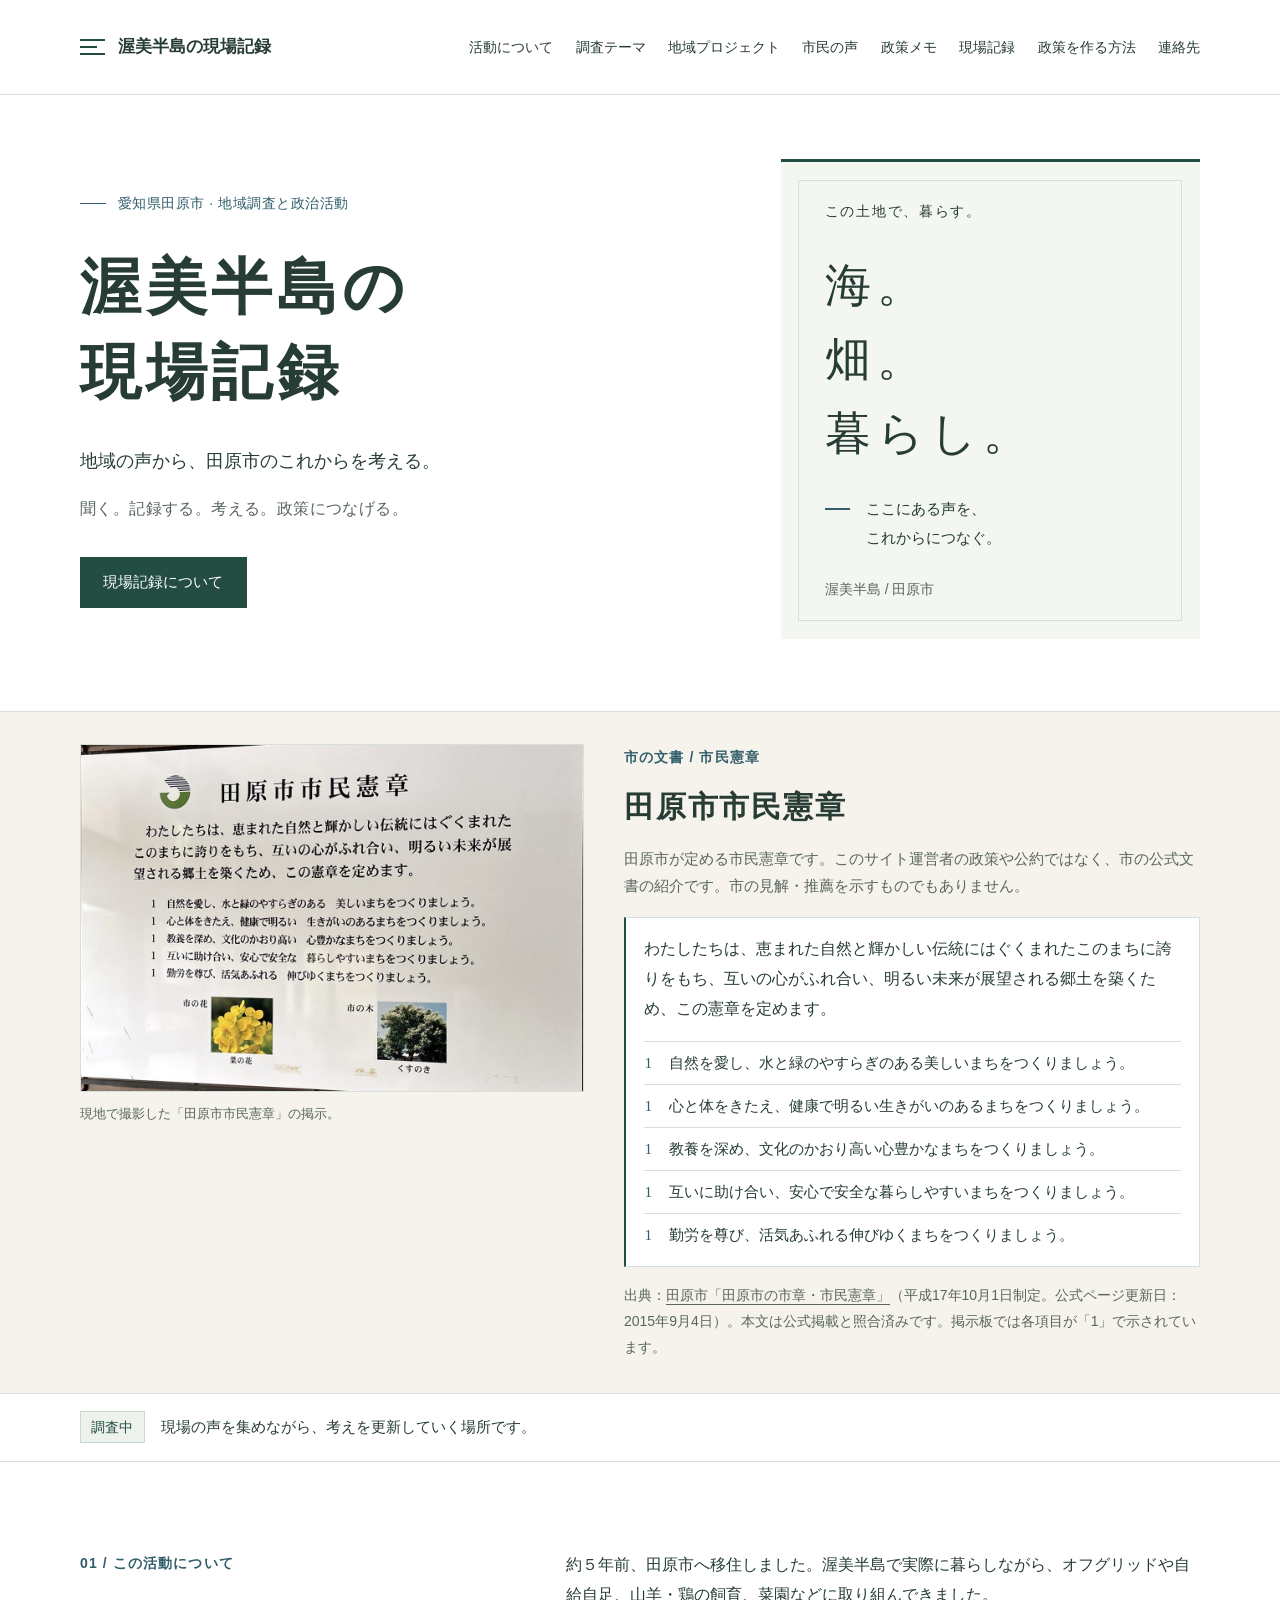
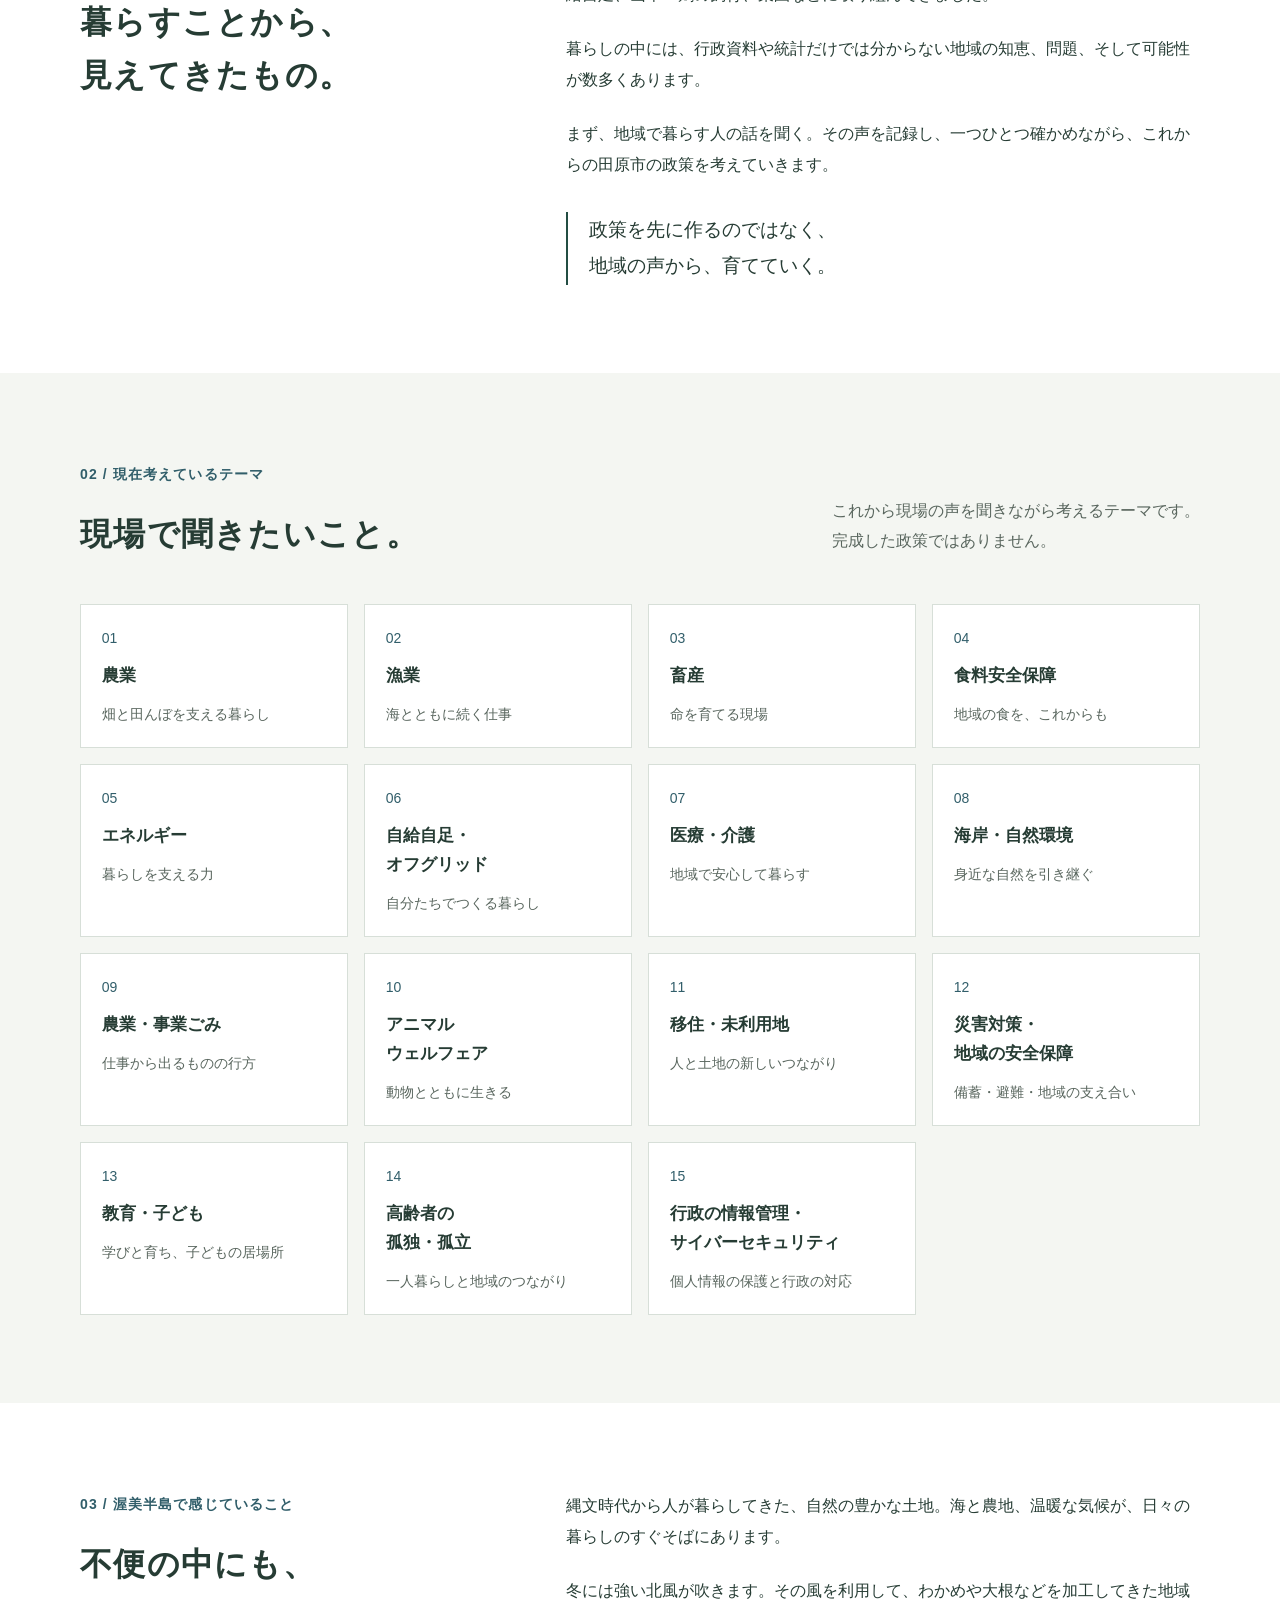
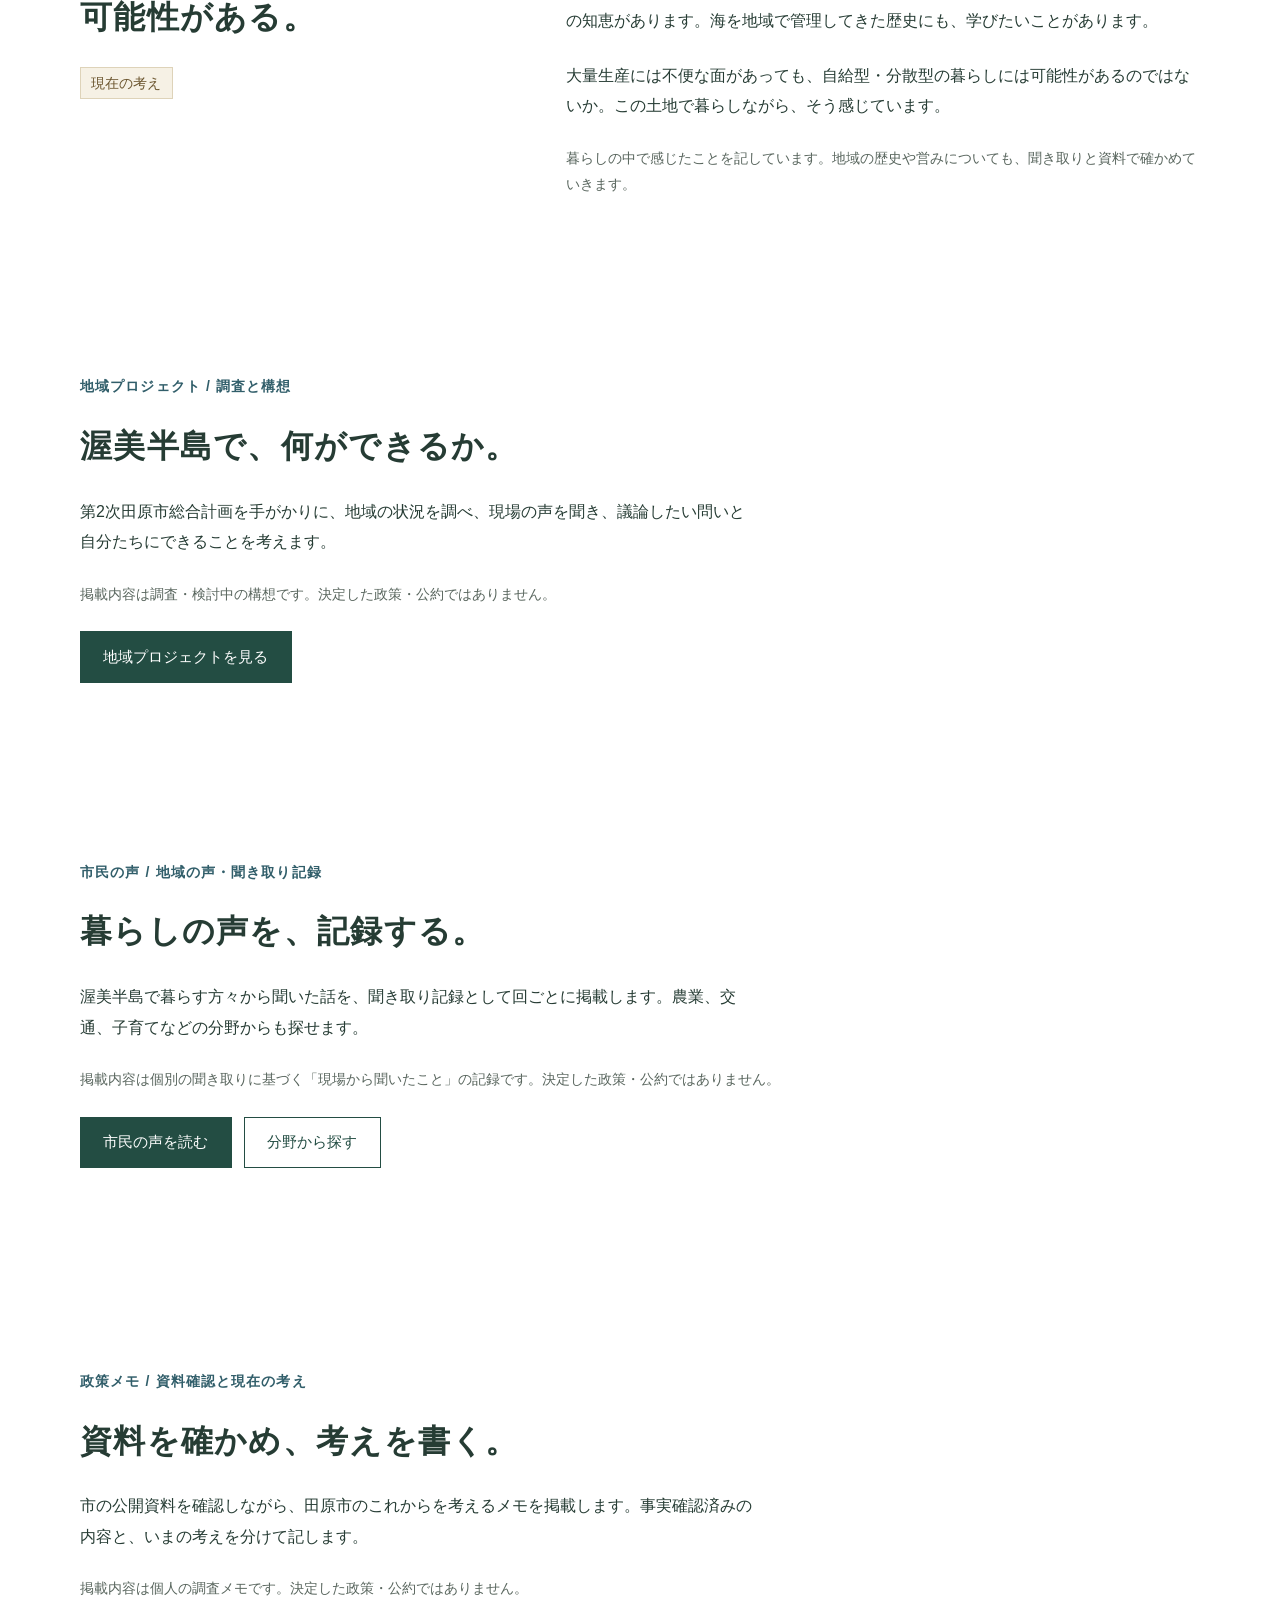
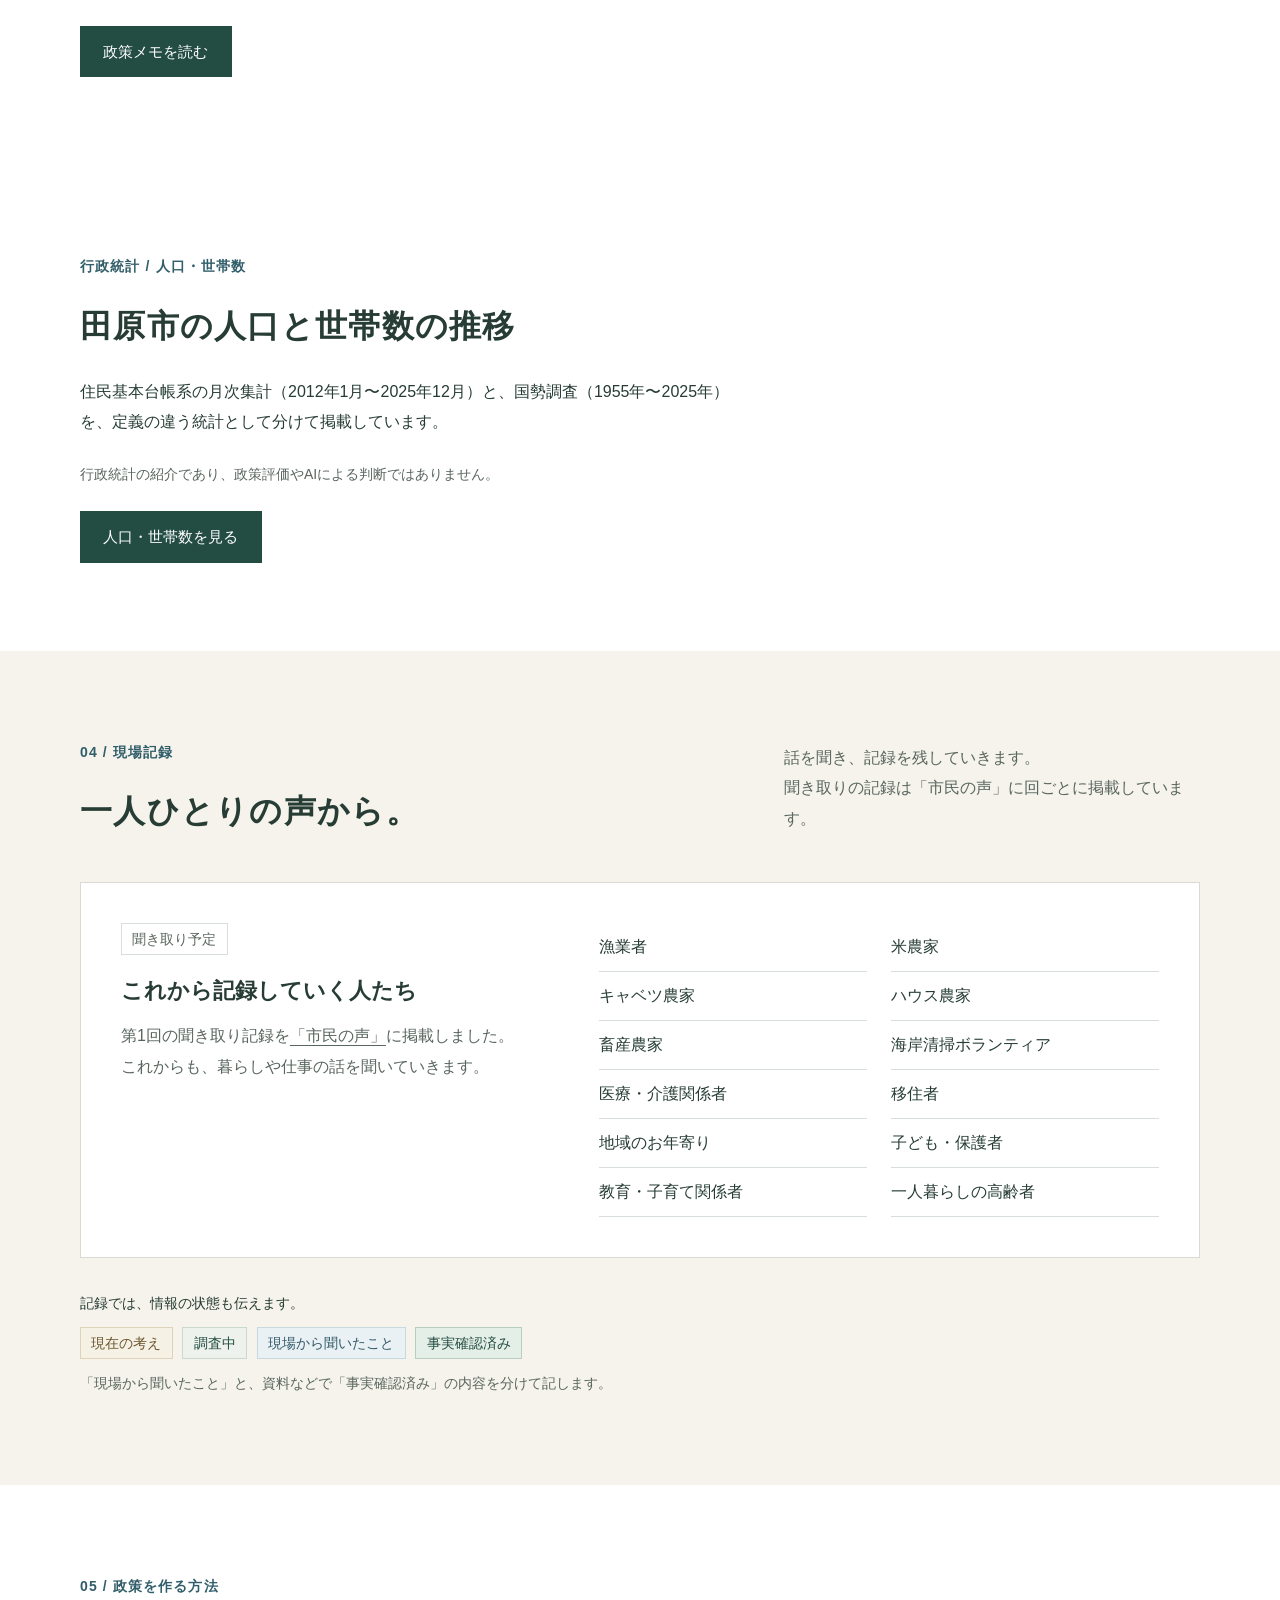
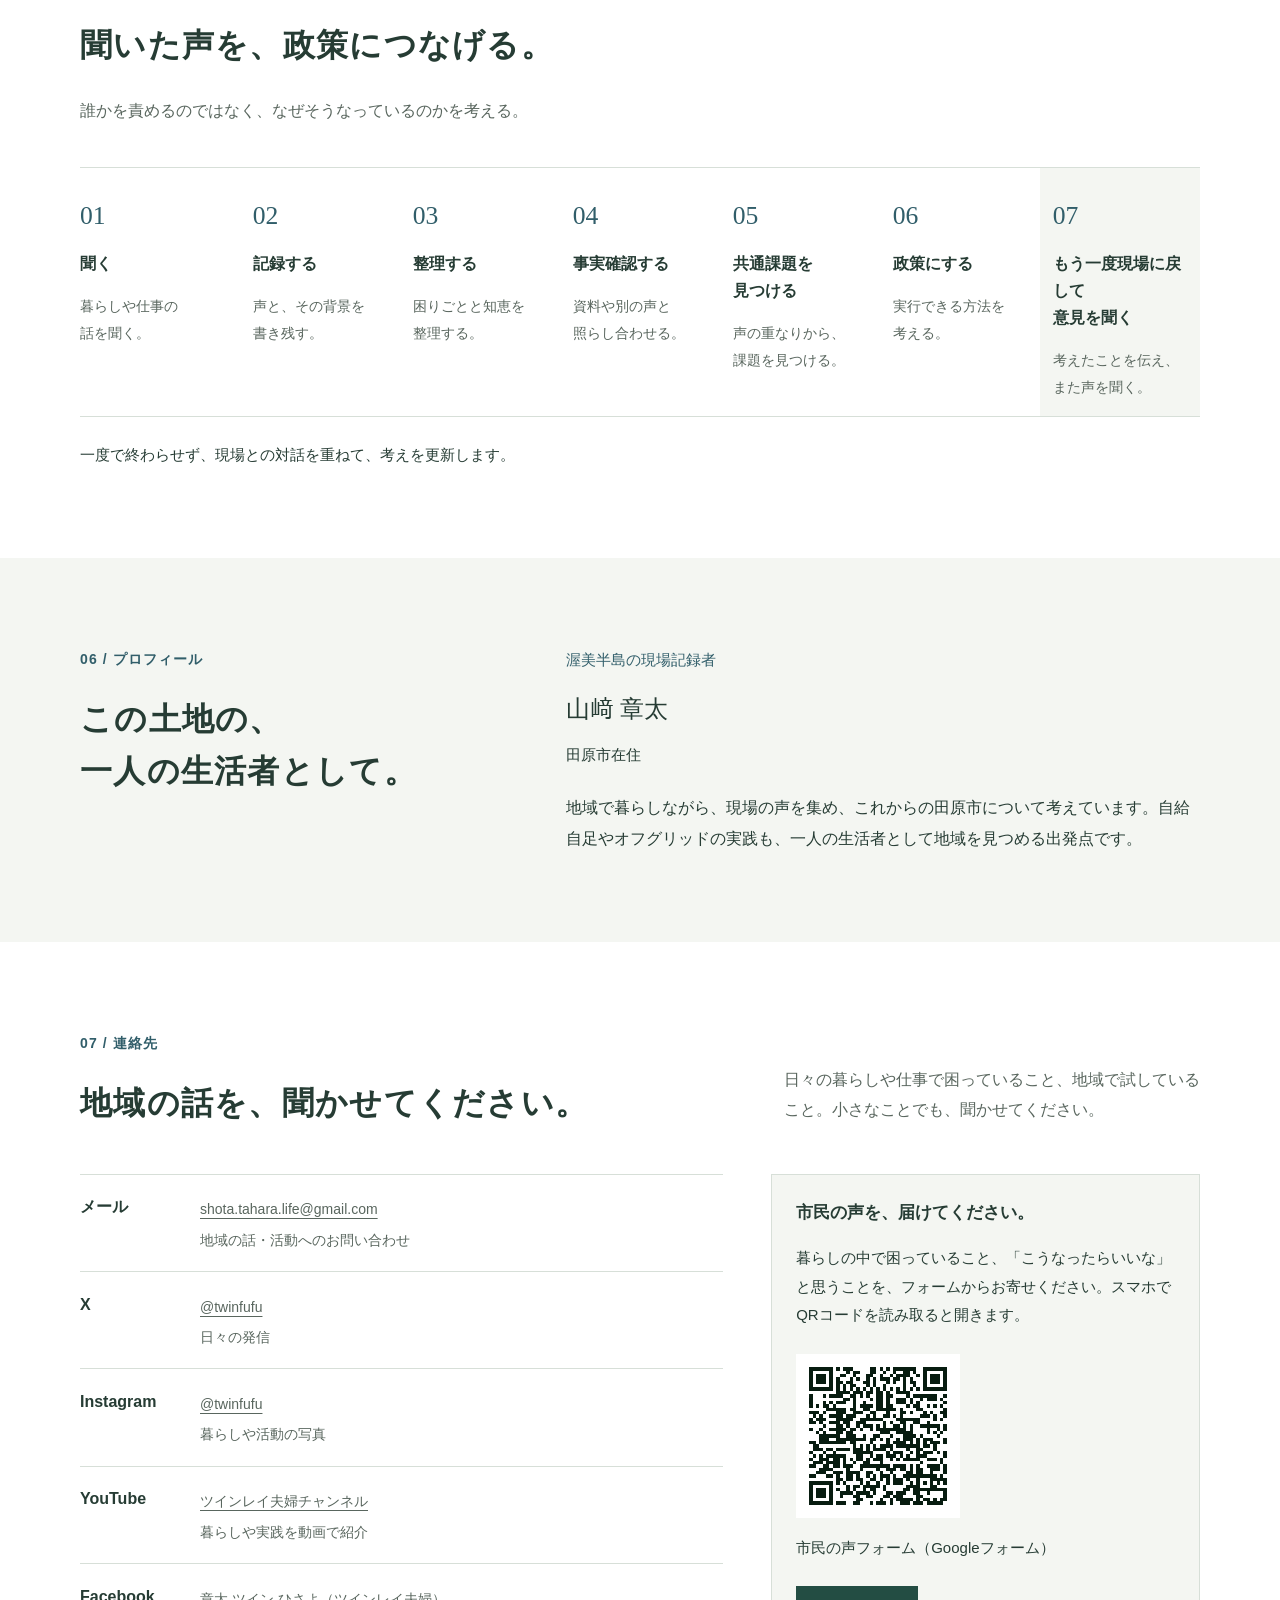
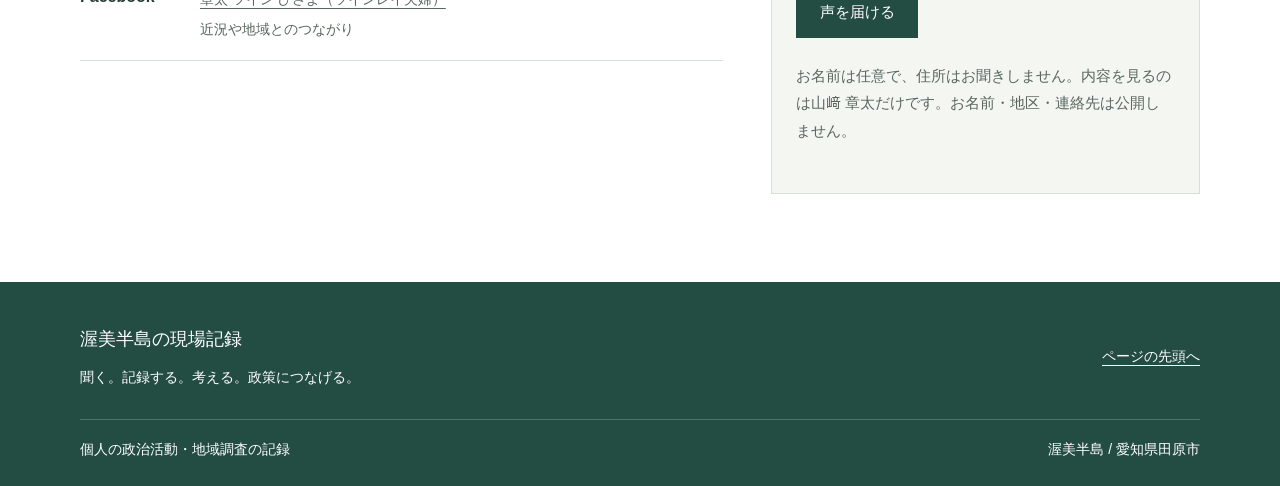
<file: index.html>
<!doctype html>
<html lang="ja">
<head>
  <meta charset="utf-8">
  <meta name="viewport" content="width=device-width, initial-scale=1">
  <meta name="description" content="渥美半島・田原市で暮らし、地域の声を聞き、記録し、これからの政策を考える個人の政治活動・地域調査サイトです。">
  <meta name="theme-color" content="#234d43">
  <link rel="canonical" href="https://twinfufu.github.io/atsumi-field-notes/">
  <meta property="og:type" content="website">
  <meta property="og:locale" content="ja_JP">
  <meta property="og:site_name" content="渥美半島の現場記録">
  <meta property="og:title" content="渥美半島の現場記録">
  <meta property="og:description" content="地域の声を聞き、記録し、田原市のこれからを考える地域調査サイトです。">
  <meta property="og:url" content="https://twinfufu.github.io/atsumi-field-notes/">
  <title>渥美半島の現場記録｜地域の声から、田原市のこれからを考える。</title>
  <link rel="icon" type="image/svg+xml" href="data:image/svg+xml,%3Csvg xmlns='http://www.w3.org/2000/svg' viewBox='0 0 32 32'%3E%3Crect width='32' height='32' rx='7' fill='%23234d43'/%3E%3Cpath d='M7 8h18M7 15h12M7 22h18' stroke='%23fff' stroke-width='2'/%3E%3C/svg%3E">
  <link rel="stylesheet" href="styles.css">
  <script src="script.js" defer></script>
</head>
<body>
  <a class="skip-link" href="#main">本文へ移動</a>
  <header id="top" class="site-header">
    <div class="container header-inner">
      <a class="brand" href="./" aria-label="渥美半島の現場記録 ホーム">
        <span class="brand-mark" aria-hidden="true"><span></span><span></span><span></span></span>
        <span>渥美半島の現場記録</span>
      </a>
      <button class="menu-toggle" type="button" aria-controls="site-nav" aria-expanded="false" hidden>メニュー</button>
      <nav id="site-nav" class="site-nav" aria-label="メインナビゲーション">
        <a href="#about">活動について</a>
        <a href="#themes">調査テーマ</a>
        <a href="projects/">地域プロジェクト</a>
        <a href="voices/">市民の声</a>
        <a href="policy-notes/">政策メモ</a>
        <a href="#records">現場記録</a>
        <a href="#process">政策を作る方法</a>
        <a href="#contact">連絡先</a>
      </nav>
    </div>
  </header>

  <main id="main" tabindex="-1">
    <section class="hero container" aria-labelledby="hero-title">
      <div class="hero-copy">
        <p class="eyebrow"><span class="location-line" aria-hidden="true"></span>愛知県田原市 · 地域調査と政治活動</p>
        <h1 id="hero-title">渥美半島の<br>現場記録</h1>
        <p class="hero-subtitle">地域の声から、<br class="mobile-break">田原市のこれからを考える。</p>
        <p class="hero-principle">聞く。記録する。<br class="mobile-break">考える。政策につなげる。</p>
        <a class="button" href="#records">現場記録について</a>
      </div>
      <aside class="field-note" aria-label="活動の出発点">
        <p class="note-kicker">この土地で、暮らす。</p>
        <p class="note-title">海。<br>畑。<br>暮らし。</p>
        <div class="note-bottom">
          <span class="note-rule" aria-hidden="true"></span>
          <p>ここにある声を、<br>これからにつなぐ。</p>
          <span class="note-place">渥美半島 / 田原市</span>
        </div>
      </aside>
    </section>

    <section id="citizens-charter" class="charter-section" aria-labelledby="charter-title">
      <div class="container charter-layout">
        <figure class="charter-photo">
          <img
            src="assets/tahara-citizens-charter.jpg"
            width="1200"
            height="828"
            alt="壁に掲示された白い看板「田原市市民憲章」。前文と五つの目標、市の花・菜の花と市の木・くすのきの写真が写っている。"
            decoding="async"
            loading="lazy">
          <figcaption>現地で撮影した「田原市市民憲章」の掲示。</figcaption>
        </figure>
        <div class="charter-copy">
          <p class="section-number">市の文書 / 市民憲章</p>
          <h2 id="charter-title">田原市市民憲章</h2>
          <p class="charter-context">田原市が定める市民憲章です。このサイト運営者の政策や公約ではなく、市の公式文書の紹介です。市の見解・推薦を示すものでもありません。</p>
          <blockquote class="charter-quote" cite="https://www.city.tahara.aichi.jp/seisaku/profile/1001451.html">
            <p class="charter-preface">わたしたちは、恵まれた自然と輝かしい伝統にはぐくまれたこのまちに誇りをもち、互いの心がふれ合い、明るい未来が展望される郷土を築くため、この憲章を定めます。</p>
            <ol class="charter-principles">
              <li>自然を愛し、水と緑のやすらぎのある美しいまちをつくりましょう。</li>
              <li>心と体をきたえ、健康で明るい生きがいのあるまちをつくりましょう。</li>
              <li>教養を深め、文化のかおり高い心豊かなまちをつくりましょう。</li>
              <li>互いに助け合い、安心で安全な暮らしやすいまちをつくりましょう。</li>
              <li>勤労を尊び、活気あふれる伸びゆくまちをつくりましょう。</li>
            </ol>
          </blockquote>
          <p class="small-note charter-source">出典：<a href="https://www.city.tahara.aichi.jp/seisaku/profile/1001451.html" rel="noopener noreferrer">田原市「田原市の市章・市民憲章」</a>（平成17年10月1日制定。公式ページ更新日：2015年9月4日）。本文は公式掲載と照合済みです。掲示板では各項目が「1」で示されています。</p>
        </div>
      </div>
    </section>

    <div class="intro-strip">
      <div class="container intro-strip-inner">
        <span class="status" data-status="investigating">調査中</span>
        <p>現場の声を集めながら、考えを更新していく場所です。</p>
      </div>
    </div>

    <section id="about" class="section container split-section" aria-labelledby="about-title">
      <div class="section-heading">
        <p class="section-number">01 / この活動について</p>
        <h2 id="about-title">暮らすことから、<br>見えてきたもの。</h2>
      </div>
      <div class="prose">
        <p>約５年前、田原市へ移住しました。渥美半島で実際に暮らしながら、オフグリッドや自給自足、山羊・鶏の飼育、菜園などに取り組んできました。</p>
        <p>暮らしの中には、行政資料や統計だけでは分からない地域の知恵、問題、そして可能性が数多くあります。</p>
        <p>まず、地域で暮らす人の話を聞く。その声を記録し、一つひとつ確かめながら、これからの田原市の政策を考えていきます。</p>
        <p class="prose-emphasis">政策を先に作るのではなく、<br>地域の声から、育てていく。</p>
      </div>
    </section>

    <section id="themes" class="section tinted-section" aria-labelledby="themes-title">
      <div class="container">
        <div class="section-top">
          <div class="section-heading">
            <p class="section-number">02 / 現在考えているテーマ</p>
            <h2 id="themes-title">現場で聞きたいこと。</h2>
          </div>
          <p class="section-intro">これから現場の声を聞きながら考えるテーマです。<br>完成した政策ではありません。</p>
        </div>
        <ul class="theme-grid" role="list">
          <li class="theme-card"><span class="theme-number" aria-hidden="true">01</span><h3>農業</h3><p>畑と田んぼを支える暮らし</p></li>
          <li class="theme-card"><span class="theme-number" aria-hidden="true">02</span><h3>漁業</h3><p>海とともに続く仕事</p></li>
          <li class="theme-card"><span class="theme-number" aria-hidden="true">03</span><h3>畜産</h3><p>命を育てる現場</p></li>
          <li class="theme-card"><span class="theme-number" aria-hidden="true">04</span><h3>食料安全保障</h3><p>地域の食を、これからも</p></li>
          <li class="theme-card"><span class="theme-number" aria-hidden="true">05</span><h3>エネルギー</h3><p>暮らしを支える力</p></li>
          <li class="theme-card"><span class="theme-number" aria-hidden="true">06</span><h3>自給自足・<br>オフグリッド</h3><p>自分たちでつくる暮らし</p></li>
          <li class="theme-card"><span class="theme-number" aria-hidden="true">07</span><h3>医療・介護</h3><p>地域で安心して暮らす</p></li>
          <li class="theme-card"><span class="theme-number" aria-hidden="true">08</span><h3>海岸・自然環境</h3><p>身近な自然を引き継ぐ</p></li>
          <li class="theme-card"><span class="theme-number" aria-hidden="true">09</span><h3>農業・事業ごみ</h3><p>仕事から出るものの行方</p></li>
          <li class="theme-card"><span class="theme-number" aria-hidden="true">10</span><h3>アニマル<br>ウェルフェア</h3><p>動物とともに生きる</p></li>
          <li class="theme-card"><span class="theme-number" aria-hidden="true">11</span><h3>移住・未利用地</h3><p>人と土地の新しいつながり</p></li>
          <li class="theme-card"><span class="theme-number" aria-hidden="true">12</span><h3>災害対策・<br>地域の安全保障</h3><p>備蓄・避難・地域の支え合い</p></li>
          <li class="theme-card"><span class="theme-number" aria-hidden="true">13</span><h3>教育・子ども</h3><p>学びと育ち、子どもの居場所</p></li>
          <li class="theme-card"><span class="theme-number" aria-hidden="true">14</span><h3>高齢者の<br>孤独・孤立</h3><p>一人暮らしと地域のつながり</p></li>
          <li class="theme-card"><span class="theme-number" aria-hidden="true">15</span><h3>行政の情報管理・<br>サイバーセキュリティ</h3><p>個人情報の保護と行政の対応</p></li>
        </ul>
      </div>
    </section>

    <section id="peninsula" class="section container split-section" aria-labelledby="peninsula-title">
      <div class="section-heading">
        <p class="section-number">03 / 渥美半島で感じていること</p>
        <h2 id="peninsula-title">不便の中にも、<br>可能性がある。</h2>
        <span class="status" data-status="thinking">現在の考え</span>
      </div>
      <div class="prose">
        <p>縄文時代から人が暮らしてきた、自然の豊かな土地。海と農地、温暖な気候が、日々の暮らしのすぐそばにあります。</p>
        <p>冬には強い北風が吹きます。その風を利用して、わかめや大根などを加工してきた地域の知恵があります。海を地域で管理してきた歴史にも、学びたいことがあります。</p>
        <p>大量生産には不便な面があっても、自給型・分散型の暮らしには可能性があるのではないか。この土地で暮らしながら、そう感じています。</p>
        <p class="small-note">暮らしの中で感じたことを記しています。地域の歴史や営みについても、聞き取りと資料で確かめていきます。</p>
      </div>
    </section>

<section class="section container" aria-labelledby="projects-entry-title"><p class="section-number">地域プロジェクト / 調査と構想</p><h2 id="projects-entry-title">渥美半島で、何ができるか。</h2><p class="prose">第2次田原市総合計画を手がかりに、地域の状況を調べ、現場の声を聞き、議論したい問いと自分たちにできることを考えます。</p><p class="small-note">掲載内容は調査・検討中の構想です。決定した政策・公約ではありません。</p><a class="button" href="projects/">地域プロジェクトを見る</a></section>
<section class="section container" aria-labelledby="voices-entry-title"><p class="section-number">市民の声 / 地域の声・聞き取り記録</p><h2 id="voices-entry-title">暮らしの声を、記録する。</h2><p class="prose">渥美半島で暮らす方々から聞いた話を、聞き取り記録として回ごとに掲載します。農業、交通、子育てなどの分野からも探せます。</p><p class="small-note">掲載内容は個別の聞き取りに基づく「現場から聞いたこと」の記録です。決定した政策・公約ではありません。</p><p class="button-row"><a class="button" href="voices/">市民の声を読む</a><a class="button button-secondary" href="voices/themes/">分野から探す</a></p></section>
<section class="section container" aria-labelledby="policy-notes-entry-title"><p class="section-number">政策メモ / 資料確認と現在の考え</p><h2 id="policy-notes-entry-title">資料を確かめ、考えを書く。</h2><p class="prose">市の公開資料を確認しながら、田原市のこれからを考えるメモを掲載します。事実確認済みの内容と、いまの考えを分けて記します。</p><p class="small-note">掲載内容は個人の調査メモです。決定した政策・公約ではありません。</p><a class="button" href="policy-notes/">政策メモを読む</a></section>
<section class="section container" aria-labelledby="population-entry-title"><p class="section-number">行政統計 / 人口・世帯数</p><h2 id="population-entry-title">田原市の人口と世帯数の推移</h2><p class="prose">住民基本台帳系の月次集計（2012年1月〜2025年12月）と、国勢調査（1955年〜2025年）を、定義の違う統計として分けて掲載しています。</p><p class="small-note">行政統計の紹介であり、政策評価やAIによる判断ではありません。</p><a class="button" href="data/population/">人口・世帯数を見る</a></section>
    <section id="records" class="section records-section" aria-labelledby="records-title">
      <div class="container">
        <div class="section-top">
          <div class="section-heading">
            <p class="section-number">04 / 現場記録</p>
            <h2 id="records-title">一人ひとりの声から。</h2>
          </div>
          <p class="section-intro">話を聞き、記録を残していきます。<br>聞き取りの記録は「市民の声」に回ごとに掲載しています。</p>
        </div>
        <!-- 記事公開後は、ここに .record-card を追加。templates/record.html と README.md を参照。 -->
        <div class="records-empty">
          <div class="records-intro"><span class="status" data-status="planned">聞き取り予定</span><h3>これから記録していく人たち</h3><p>第1回の聞き取り記録を<a href="voices/vol-01/">「市民の声」</a>に掲載しました。<br>これからも、暮らしや仕事の話を聞いていきます。</p></div>
          <ul class="people-list" role="list">
            <li>漁業者</li><li>米農家</li><li>キャベツ農家</li><li>ハウス農家</li><li>畜産農家</li><li>海岸清掃ボランティア</li><li>医療・介護関係者</li><li>移住者</li><li>地域のお年寄り</li>
            <li>子ども・保護者</li><li>教育・子育て関係者</li><li>一人暮らしの高齢者</li>
          </ul>
        </div>
        <div class="record-states" aria-label="記録に付ける情報の状態">
          <p>記録では、情報の状態も伝えます。</p>
          <ul role="list"><li><span class="status" data-status="thinking">現在の考え</span></li><li><span class="status" data-status="investigating">調査中</span></li><li><span class="status" data-status="heard">現場から聞いたこと</span></li><li><span class="status" data-status="verified">事実確認済み</span></li></ul>
          <p class="small-note">「現場から聞いたこと」と、資料などで「事実確認済み」の内容を分けて記します。</p>
        </div>
      </div>
    </section>

    <section id="process" class="section container" aria-labelledby="process-title">
      <div class="section-heading"><p class="section-number">05 / 政策を作る方法</p><h2 id="process-title">聞いた声を、政策につなげる。</h2></div>
      <p class="process-lead">誰かを責めるのではなく、なぜそうなっているのかを考える。</p>
      <ol class="process-list" role="list">
        <li><span class="step-number" aria-hidden="true">01</span><h3>聞く</h3><p>暮らしや仕事の<br>話を聞く。</p></li>
        <li><span class="step-number" aria-hidden="true">02</span><h3>記録する</h3><p>声と、その背景を<br>書き残す。</p></li>
        <li><span class="step-number" aria-hidden="true">03</span><h3>整理する</h3><p>困りごとと知恵を<br>整理する。</p></li>
        <li><span class="step-number" aria-hidden="true">04</span><h3>事実確認する</h3><p>資料や別の声と<br>照らし合わせる。</p></li>
        <li><span class="step-number" aria-hidden="true">05</span><h3>共通課題を<br>見つける</h3><p>声の重なりから、<br>課題を見つける。</p></li>
        <li><span class="step-number" aria-hidden="true">06</span><h3>政策にする</h3><p>実行できる方法を<br>考える。</p></li>
        <li class="return-step"><span class="step-number" aria-hidden="true">07</span><h3>もう一度現場に戻して<br>意見を聞く</h3><p>考えたことを伝え、<br>また声を聞く。</p></li>
      </ol>
      <p class="process-note">一度で終わらせず、現場との対話を重ねて、考えを更新します。</p>
    </section>

    <section id="profile" class="section profile-section" aria-labelledby="profile-title">
      <div class="container split-section">
        <div class="section-heading"><p class="section-number">06 / プロフィール</p><h2 id="profile-title">この土地の、<br>一人の生活者として。</h2></div>
        <div class="profile-copy">
          <p class="profile-role">渥美半島の現場記録者</p>
          <p class="profile-name">山﨑 章太</p>
          <p class="profile-location">田原市在住</p>
          <p>地域で暮らしながら、現場の声を集め、これからの田原市について考えています。自給自足やオフグリッドの実践も、一人の生活者として地域を見つめる出発点です。</p>
        </div>
      </div>
    </section>

    <section id="contact" class="section container" aria-labelledby="contact-title">
      <div class="section-top">
        <div class="section-heading"><p class="section-number">07 / 連絡先</p><h2 id="contact-title">地域の話を、聞かせてください。</h2></div>
        <p class="section-intro">日々の暮らしや仕事で困っていること、地域で試していること。小さなことでも、聞かせてください。</p>
      </div>
      <div class="contact-layout">
        <dl class="contact-list">
          <div><dt>メール</dt><dd><a href="mailto:shota.tahara.life@gmail.com">shota.tahara.life@gmail.com</a><span>地域の話・活動へのお問い合わせ</span></dd></div>
          <div><dt>X</dt><dd><a href="https://x.com/twinfufu">@twinfufu</a><span>日々の発信</span></dd></div>
          <div><dt>Instagram</dt><dd><a href="https://www.instagram.com/twinfufu/">@twinfufu</a><span>暮らしや活動の写真</span></dd></div>
          <div><dt>YouTube</dt><dd><a href="https://www.youtube.com/@twin-fufu.channel">ツインレイ夫婦チャンネル</a><span>暮らしや実践を動画で紹介</span></dd></div>
          <div><dt>Facebook</dt><dd><a href="https://www.facebook.com/twinfufu">章太 ツイン ひさよ（ツインレイ夫婦）</a><span>近況や地域とのつながり</span></dd></div>
        </dl>
        <aside class="site-share" aria-labelledby="share-title">
          <h3 id="share-title">市民の声を、届けてください。</h3>
          <p>暮らしの中で困っていること、「こうなったらいいな」と思うことを、フォームからお寄せください。スマホでQRコードを読み取ると開きます。</p>
          <a href="https://docs.google.com/forms/d/e/1FAIpQLSf4ime8RMCnebrRIaUhPeCG70YkbBqGc_gQ9AKfj_lCocE6ng/viewform" target="_blank" rel="noopener noreferrer"><img class="site-qr" src="assets/voices-form-qr.svg" width="164" height="164" alt="市民の声フォーム（Googleフォーム）を開くQRコード"></a>
          <p class="share-url">市民の声フォーム（Googleフォーム）</p>
          <p><a class="button" href="https://docs.google.com/forms/d/e/1FAIpQLSf4ime8RMCnebrRIaUhPeCG70YkbBqGc_gQ9AKfj_lCocE6ng/viewform" target="_blank" rel="noopener noreferrer">声を届ける</a></p>
          <p class="small-note">お名前は任意で、住所はお聞きしません。内容を見るのは山﨑 章太だけです。お名前・地区・連絡先は公開しません。</p>
        </aside>
      </div>
    </section>
  </main>

  <footer class="site-footer">
    <div class="container footer-inner"><div><p class="footer-title">渥美半島の現場記録</p><p>聞く。記録する。考える。政策につなげる。</p></div><a href="#top">ページの先頭へ</a></div>
    <div class="container footer-bottom"><p>個人の政治活動・地域調査の記録</p><p>渥美半島 / 愛知県田原市</p></div>
  </footer>
</body>
</html>
</file>
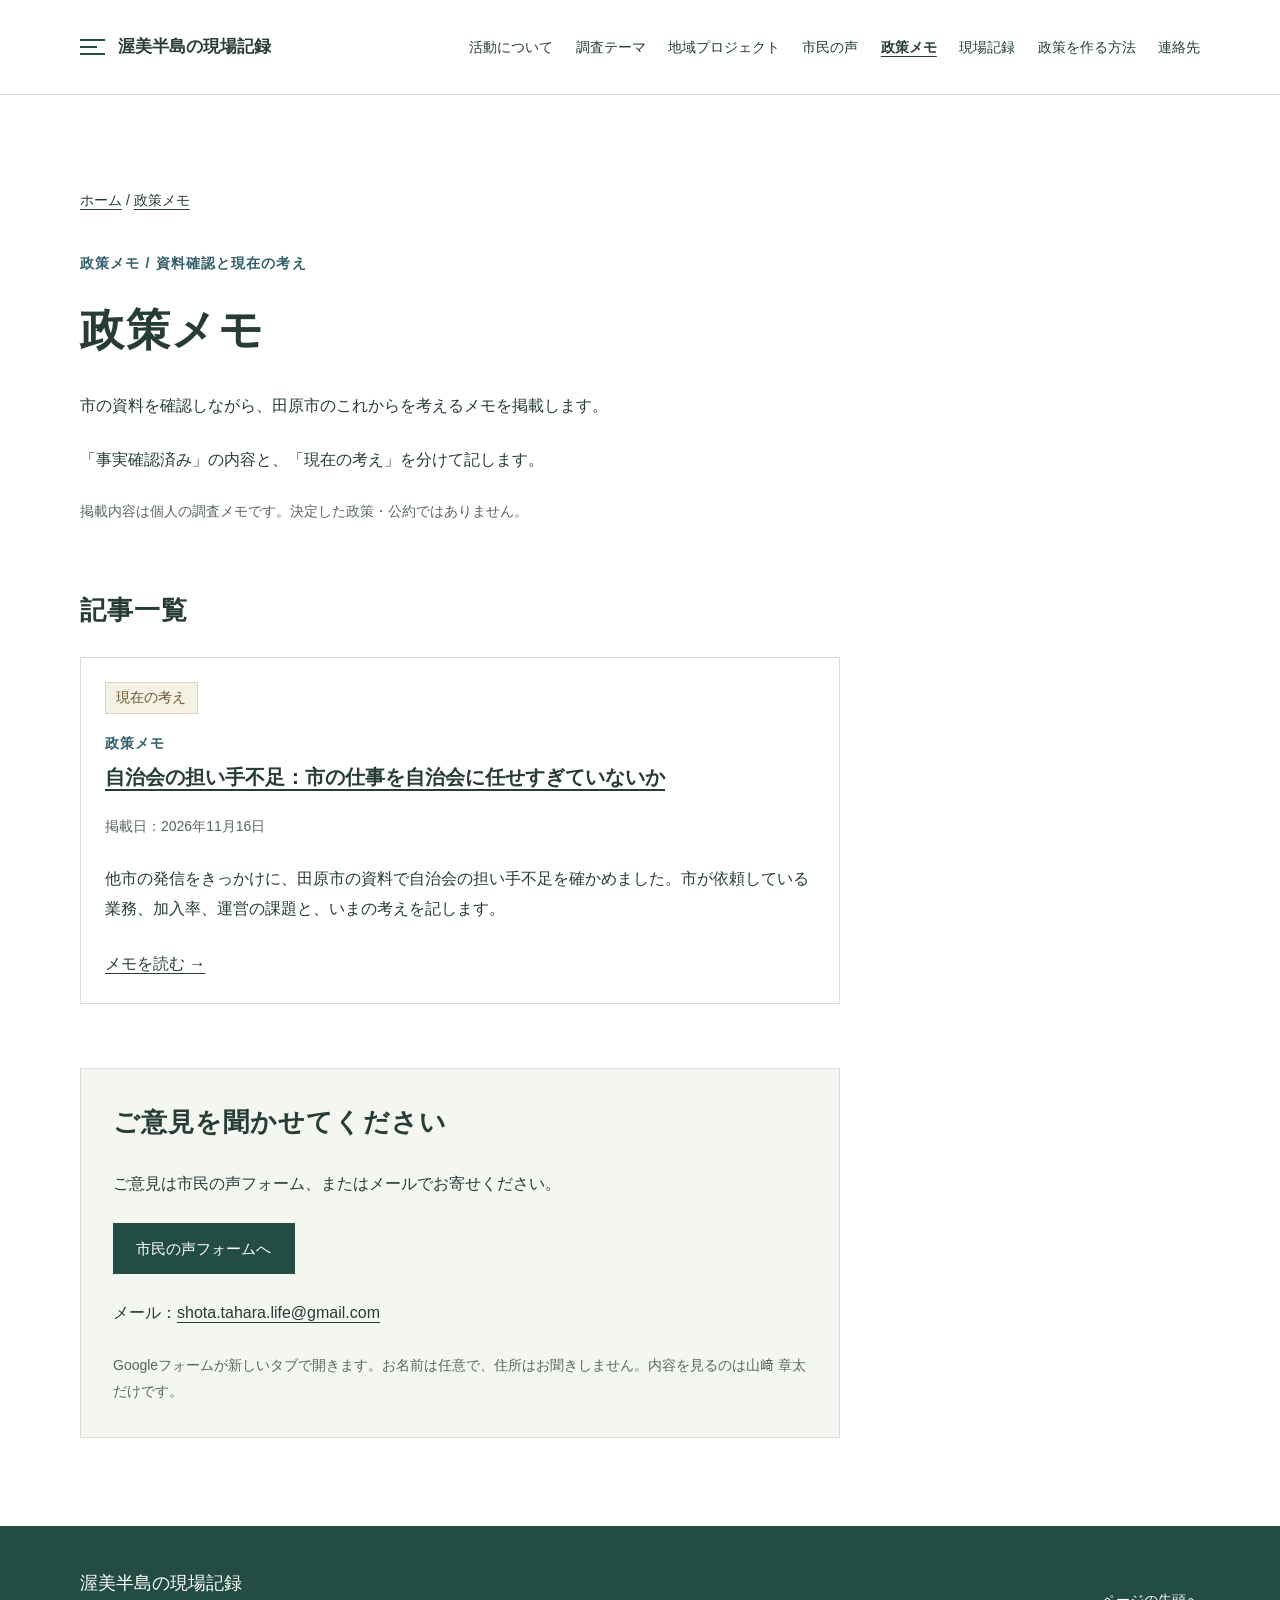
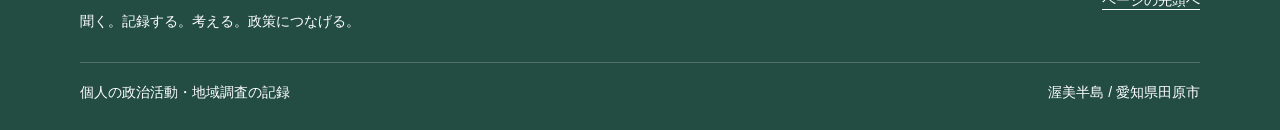
<file: policy-notes/index.html>
<!doctype html>
<html lang="ja"><head>
  <meta charset="utf-8">
  <meta name="viewport" content="width=device-width, initial-scale=1">
  <title>政策メモ | 渥美半島の現場記録</title>
  <meta name="description" content="市の資料を確認しながら、田原市のこれからの政策を考えるメモを掲載します。決定した政策・公約ではありません。">
  <meta name="theme-color" content="#234d43">
  <link rel="canonical" href="https://twinfufu.github.io/atsumi-field-notes/policy-notes/">
  <meta property="og:type" content="website">
  <meta property="og:locale" content="ja_JP">
  <meta property="og:site_name" content="渥美半島の現場記録">
  <meta property="og:title" content="政策メモ | 渥美半島の現場記録">
  <meta property="og:description" content="市の資料を確認しながら、田原市のこれからの政策を考えるメモを掲載します。決定した政策・公約ではありません。">
  <meta property="og:url" content="https://twinfufu.github.io/atsumi-field-notes/policy-notes/">
  <link rel="icon" type="image/svg+xml" href="data:image/svg+xml,%3Csvg xmlns='http://www.w3.org/2000/svg' viewBox='0 0 32 32'%3E%3Crect width='32' height='32' rx='7' fill='%23234d43'/%3E%3Cpath d='M7 8h18M7 15h12M7 22h18' stroke='%23fff' stroke-width='2'/%3E%3C/svg%3E">
  <link rel="stylesheet" href="../styles.css">
  <script src="../script.js" defer></script>
</head><body>
  <a class="skip-link" href="#main">本文へ移動</a>
  <header id="top" class="site-header">
    <div class="container header-inner">
      <a class="brand" href="../" aria-label="渥美半島の現場記録 ホーム">
        <span class="brand-mark" aria-hidden="true"><span></span><span></span><span></span></span>
        <span>渥美半島の現場記録</span>
      </a>
      <button class="menu-toggle" type="button" aria-controls="site-nav" aria-expanded="false" hidden>メニュー</button>
      <nav id="site-nav" class="site-nav" aria-label="メインナビゲーション">
        <a href="../#about">活動について</a>
        <a href="../#themes">調査テーマ</a>
        <a href="../projects/">地域プロジェクト</a>
        <a href="../voices/">市民の声</a>
        <a href="../policy-notes/" aria-current="page">政策メモ</a>
        <a href="../#records">現場記録</a>
        <a href="../#process">政策を作る方法</a>
        <a href="../#contact">連絡先</a>
      </nav>
    </div>
  </header>
<main id="main" tabindex="-1" class="section container project-page">
  <nav class="breadcrumbs" aria-label="パンくず"><a href="../">ホーム</a> / <a href="../policy-notes/">政策メモ</a></nav>
<header class="project-intro prose">
  <p class="section-number">政策メモ / 資料確認と現在の考え</p>
  <h1>政策メモ</h1>
  <p>市の資料を確認しながら、田原市のこれからを考えるメモを掲載します。</p>
  <p>「事実確認済み」の内容と、「現在の考え」を分けて記します。</p>
  <p class="small-note">掲載内容は個人の調査メモです。決定した政策・公約ではありません。</p>
</header>

<section aria-labelledby="policy-notes-list">
  <h2 id="policy-notes-list">記事一覧</h2>
  <!--
    新しい政策メモを追加するとき：
    1. policy-notes/jichikai-tebusoku/ を参考に、policy-notes/<slug>/index.html を作る。
    2. 下の一覧の先頭に .record-card の li を1つ追加する（新しい記事を上に）。
    3. トップ（index.html）の政策メモ入口・ナビからも辿れることを確認する。
  -->
  <ul class="voice-list" role="list">
    <li class="record-card">
      <span class="status" data-status="thinking">現在の考え</span>
      <p class="section-number voice-card-label">政策メモ</p>
      <h3><a href="jichikai-tebusoku/">自治会の担い手不足：市の仕事を自治会に任せすぎていないか</a></h3>
      <p class="small-note">掲載日：2026年11月16日</p>
      <p>他市の発信をきっかけに、田原市の資料で自治会の担い手不足を確かめました。市が依頼している業務、加入率、運営の課題と、いまの考えを記します。</p>
      <p><a href="jichikai-tebusoku/">メモを読む →</a></p>
    </li>
  </ul>
</section>

<section class="policy-note voice-cta" aria-labelledby="send-voice">
  <h2 id="send-voice">ご意見を聞かせてください</h2>
  <p>ご意見は市民の声フォーム、またはメールでお寄せください。</p>
  <p><a class="button" href="https://docs.google.com/forms/d/e/1FAIpQLSf4ime8RMCnebrRIaUhPeCG70YkbBqGc_gQ9AKfj_lCocE6ng/viewform" target="_blank" rel="noopener noreferrer">市民の声フォームへ</a></p>
  <p>メール：<a href="mailto:shota.tahara.life@gmail.com">shota.tahara.life@gmail.com</a></p>
  <p class="small-note">Googleフォームが新しいタブで開きます。お名前は任意で、住所はお聞きしません。内容を見るのは山﨑 章太だけです。</p>
</section>
</main>
  <footer class="site-footer">
    <div class="container footer-inner"><div><p class="footer-title">渥美半島の現場記録</p><p>聞く。記録する。考える。政策につなげる。</p></div><a href="#top">ページの先頭へ</a></div>
    <div class="container footer-bottom"><p>個人の政治活動・地域調査の記録</p><p>渥美半島 / 愛知県田原市</p></div>
  </footer>
</body></html>
</file>
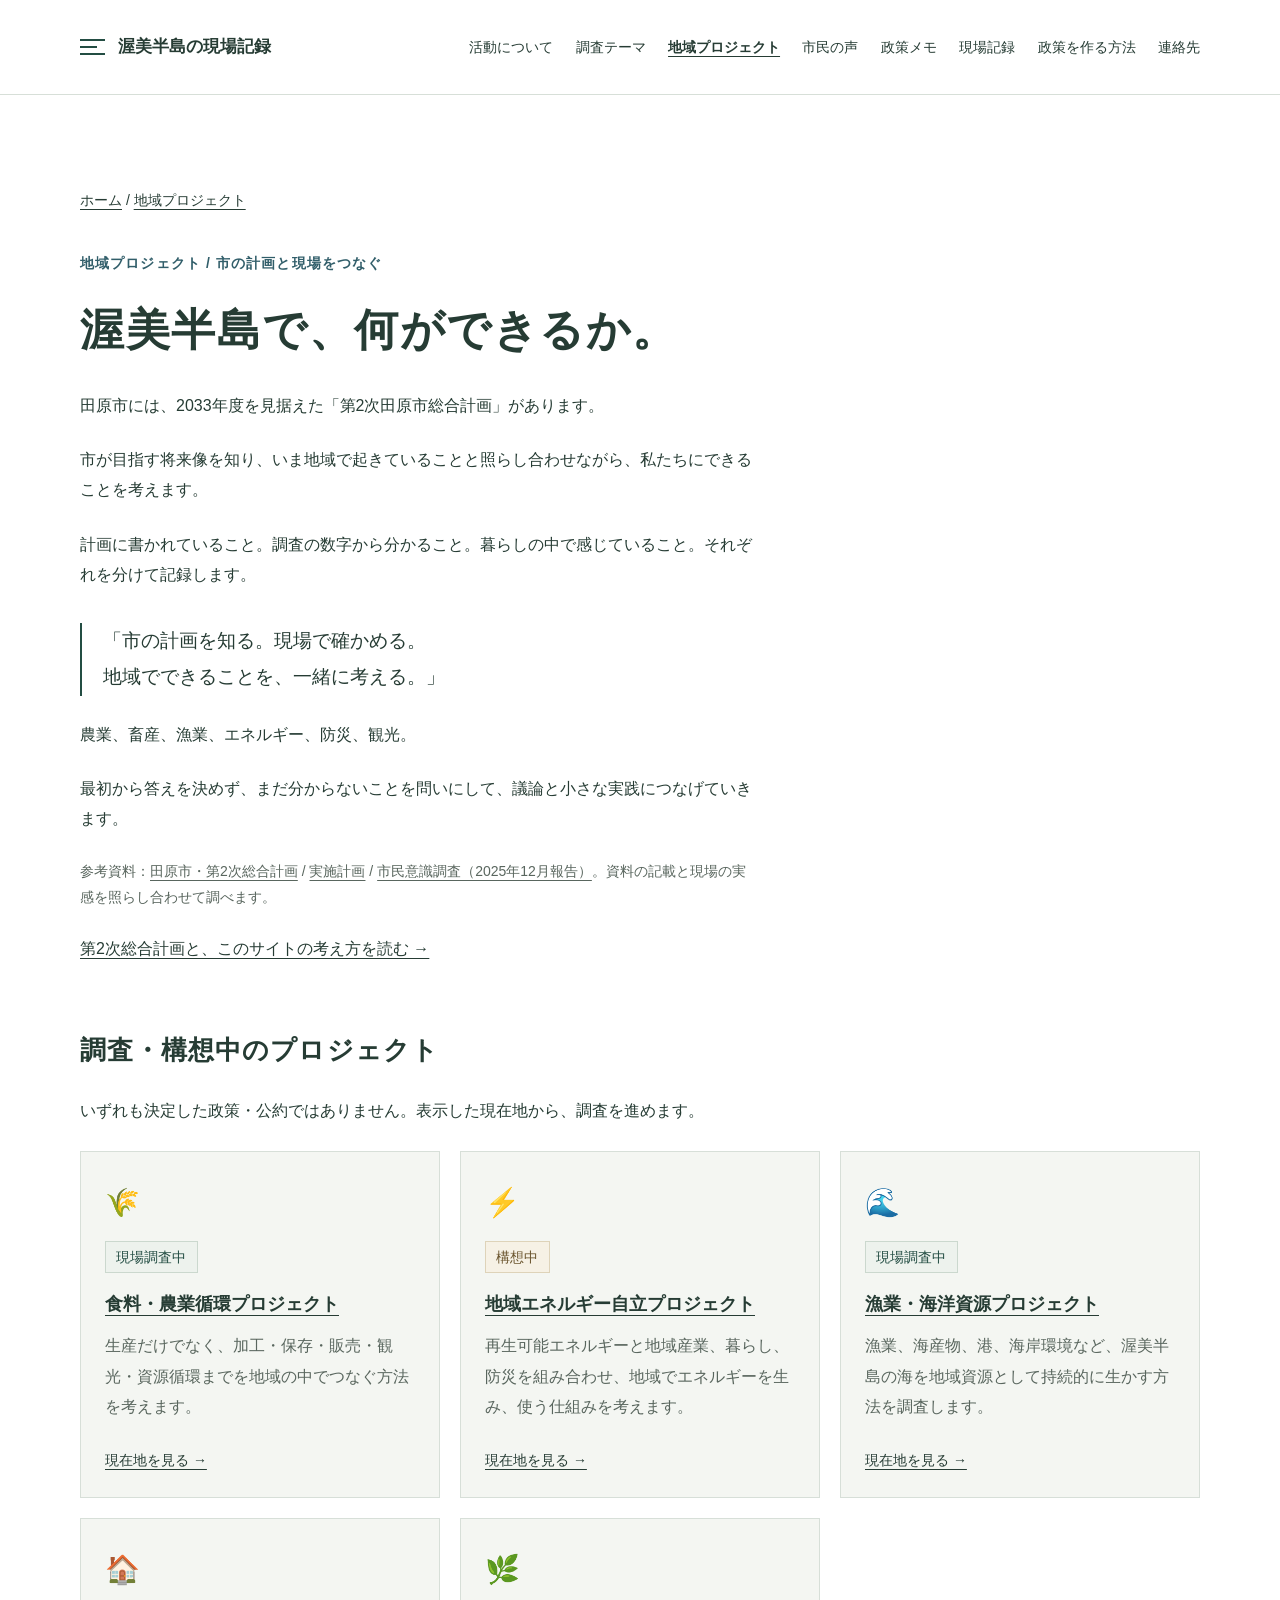
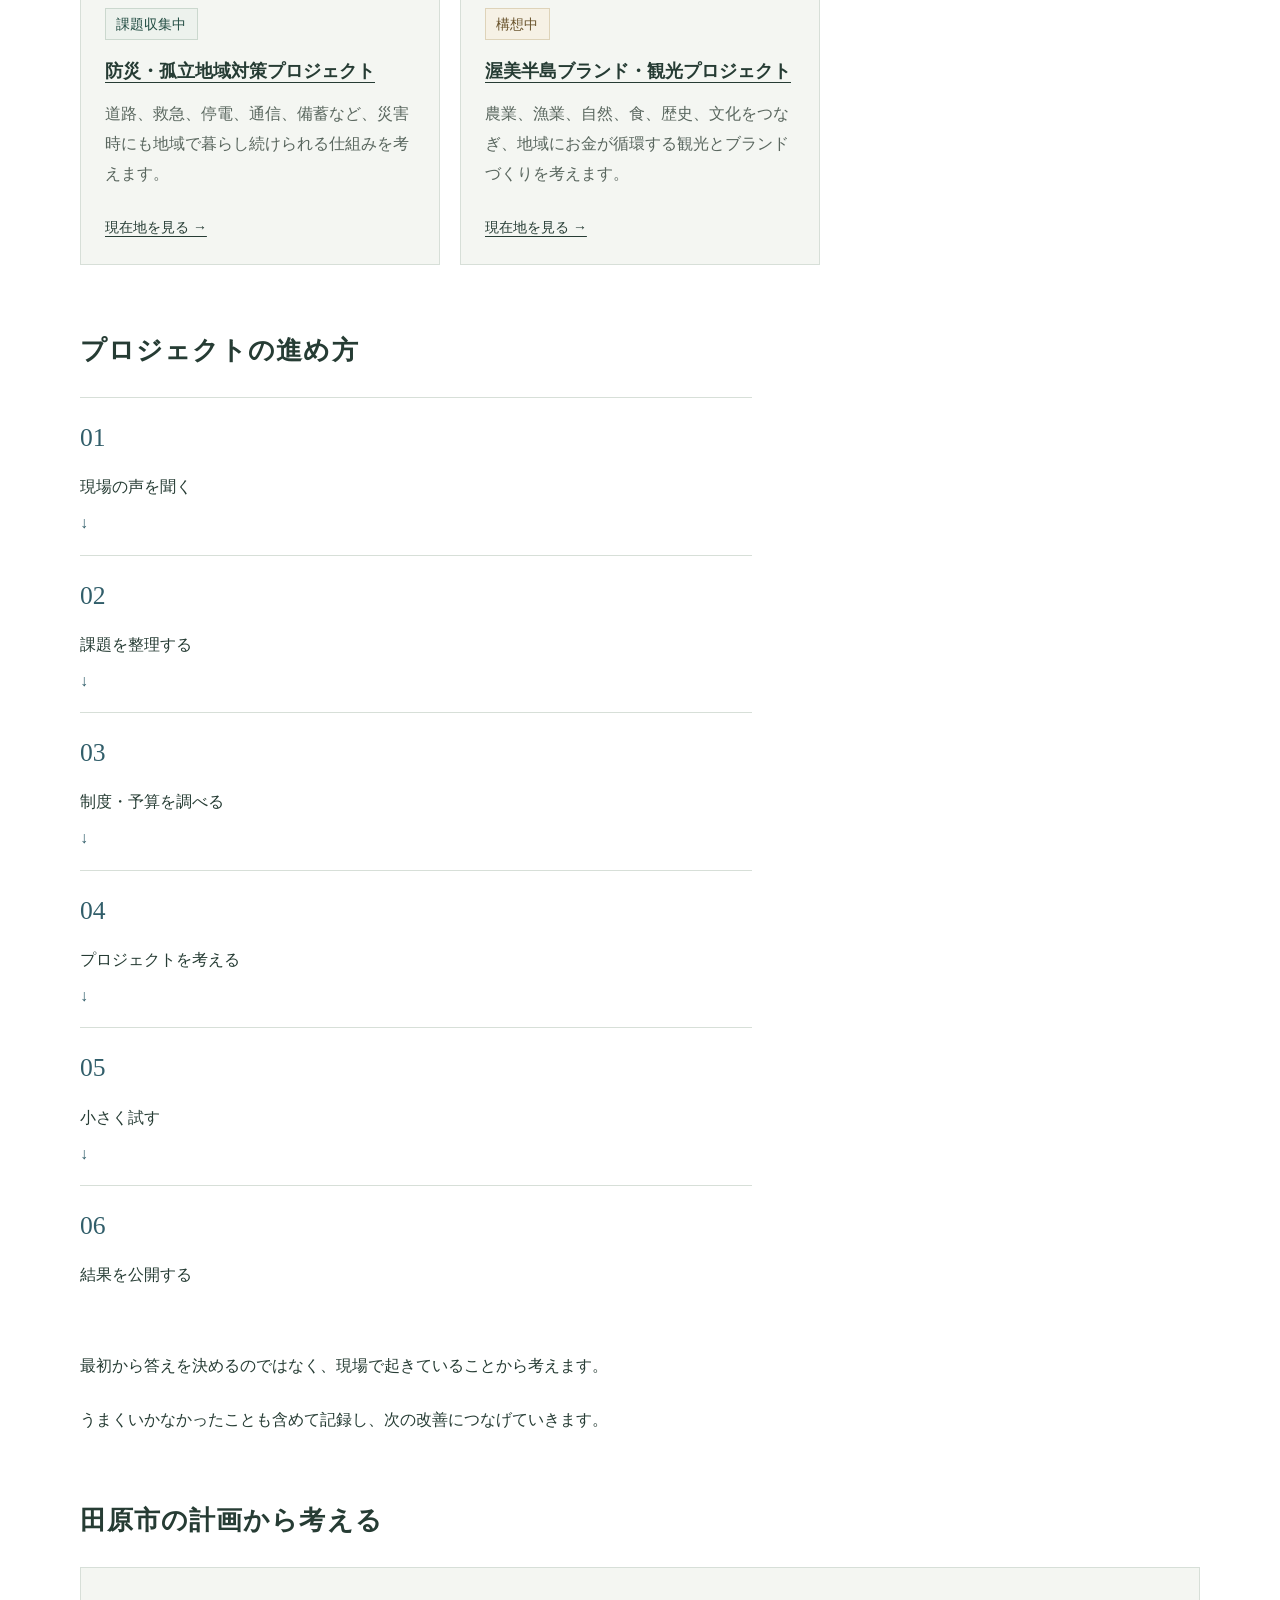
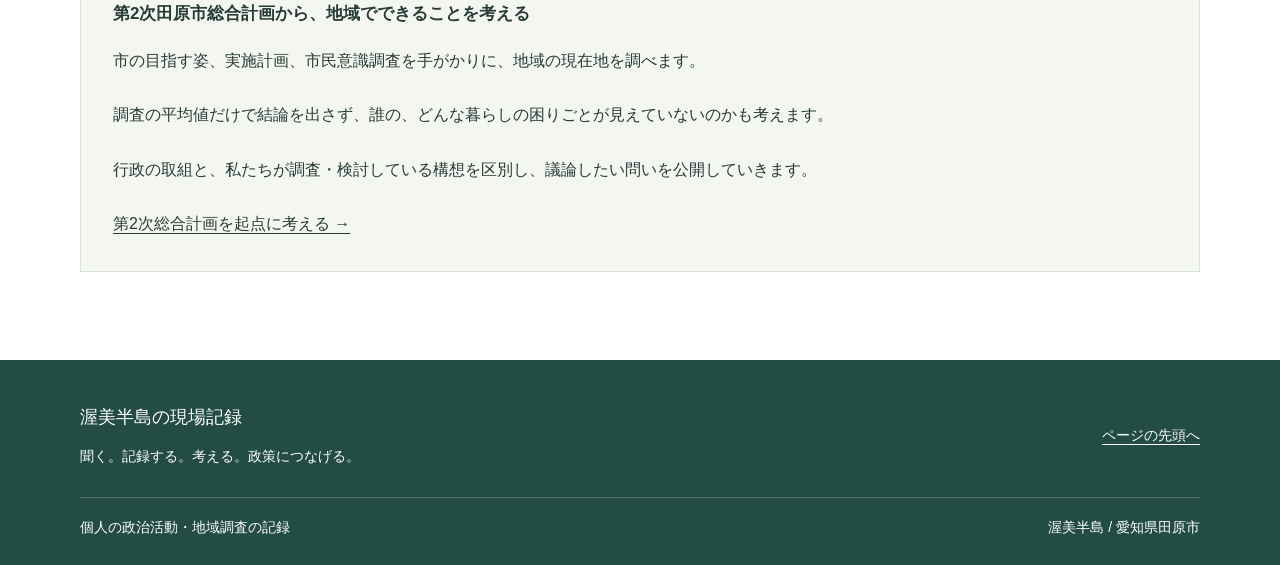
<file: projects/index.html>
<!doctype html>
<html lang="ja"><head>
  <meta charset="utf-8">
  <meta name="viewport" content="width=device-width, initial-scale=1">
  <title>地域プロジェクト | 渥美半島の現場記録</title>
  <meta name="description" content="第2次田原市総合計画と現場の声を照らし合わせ、地域の状況や議論したい問い、私たちにできることを調査・検討します。">
  <meta name="theme-color" content="#234d43">
  <link rel="canonical" href="https://twinfufu.github.io/atsumi-field-notes/projects/">
  <meta property="og:type" content="website">
  <meta property="og:locale" content="ja_JP">
  <meta property="og:site_name" content="渥美半島の現場記録">
  <meta property="og:title" content="地域プロジェクト | 渥美半島の現場記録">
  <meta property="og:description" content="第2次田原市総合計画と現場の声を照らし合わせ、地域の状況や議論したい問い、私たちにできることを調査・検討します。">
  <meta property="og:url" content="https://twinfufu.github.io/atsumi-field-notes/projects/">
  <link rel="icon" type="image/svg+xml" href="data:image/svg+xml,%3Csvg xmlns='http://www.w3.org/2000/svg' viewBox='0 0 32 32'%3E%3Crect width='32' height='32' rx='7' fill='%23234d43'/%3E%3Cpath d='M7 8h18M7 15h12M7 22h18' stroke='%23fff' stroke-width='2'/%3E%3C/svg%3E">
  <link rel="stylesheet" href="../styles.css">
  <script src="../script.js" defer></script>
</head><body>
  <a class="skip-link" href="#main">本文へ移動</a>
  <header id="top" class="site-header">
    <div class="container header-inner">
      <a class="brand" href="../" aria-label="渥美半島の現場記録 ホーム">
        <span class="brand-mark" aria-hidden="true"><span></span><span></span><span></span></span>
        <span>渥美半島の現場記録</span>
      </a>
      <button class="menu-toggle" type="button" aria-controls="site-nav" aria-expanded="false" hidden>メニュー</button>
      <nav id="site-nav" class="site-nav" aria-label="メインナビゲーション">
        <a href="../#about">活動について</a>
        <a href="../#themes">調査テーマ</a>
        <a href="../projects/" aria-current="page">地域プロジェクト</a>
        <a href="../voices/">市民の声</a>
        <a href="../policy-notes/">政策メモ</a>
        <a href="../#records">現場記録</a>
        <a href="../#process">政策を作る方法</a>
        <a href="../#contact">連絡先</a>
      </nav>
    </div>
  </header>
<main id="main" tabindex="-1" class="section container project-page">
  <nav class="breadcrumbs" aria-label="パンくず"><a href="../">ホーム</a> / <a href="../projects/">地域プロジェクト</a></nav>
<header class="project-intro prose"><p class="section-number">地域プロジェクト / 市の計画と現場をつなぐ</p><h1>渥美半島で、何ができるか。</h1><p>田原市には、2033年度を見据えた「第2次田原市総合計画」があります。</p><p>市が目指す将来像を知り、いま地域で起きていることと照らし合わせながら、私たちにできることを考えます。</p><p>計画に書かれていること。調査の数字から分かること。暮らしの中で感じていること。それぞれを分けて記録します。</p><p class="prose-emphasis">「市の計画を知る。現場で確かめる。<br>地域でできることを、一緒に考える。」</p><p>農業、畜産、漁業、エネルギー、防災、観光。</p><p>最初から答えを決めず、まだ分からないことを問いにして、議論と小さな実践につなげていきます。</p><p class="small-note">参考資料：<a href="https://www.city.tahara.aichi.jp/seisaku/sogokeikaku/1009688/1010774.html">田原市・第2次総合計画</a> / <a href="https://www.city.tahara.aichi.jp/seisaku/sogokeikaku/1009688/1010850.html">実施計画</a> / <a href="https://www.city.tahara.aichi.jp/_res/projects/default_project/_page_/001/002/308/shimin_ishikichosa2025.pdf">市民意識調査（2025年12月報告）</a>。資料の記載と現場の実感を照らし合わせて調べます。</p><p><a href="../records/tahara-comprehensive-plan.html">第2次総合計画と、このサイトの考え方を読む →</a></p></header><section aria-labelledby="projects-list"><h2 id="projects-list">調査・構想中のプロジェクト</h2><p>いずれも決定した政策・公約ではありません。表示した現在地から、調査を進めます。</p><ul class="project-grid" role="list"><li><a class="project-card" href="food-agriculture/"><span class="project-icon" aria-hidden="true">🌾</span><span class="status" data-status="investigating">現場調査中</span><h3>食料・農業循環プロジェクト</h3><p>生産だけでなく、加工・保存・販売・観光・資源循環までを地域の中でつなぐ方法を考えます。</p><span class="card-more">現在地を見る →</span></a></li><li><a class="project-card" href="energy/"><span class="project-icon" aria-hidden="true">⚡</span><span class="status" data-status="thinking">構想中</span><h3>地域エネルギー自立プロジェクト</h3><p>再生可能エネルギーと地域産業、暮らし、防災を組み合わせ、地域でエネルギーを生み、使う仕組みを考えます。</p><span class="card-more">現在地を見る →</span></a></li><li><a class="project-card" href="fisheries/"><span class="project-icon" aria-hidden="true">🌊</span><span class="status" data-status="investigating">現場調査中</span><h3>漁業・海洋資源プロジェクト</h3><p>漁業、海産物、港、海岸環境など、渥美半島の海を地域資源として持続的に生かす方法を調査します。</p><span class="card-more">現在地を見る →</span></a></li><li><a class="project-card" href="disaster-resilience/"><span class="project-icon" aria-hidden="true">🏠</span><span class="status" data-status="investigating">課題収集中</span><h3>防災・孤立地域対策プロジェクト</h3><p>道路、救急、停電、通信、備蓄など、災害時にも地域で暮らし続けられる仕組みを考えます。</p><span class="card-more">現在地を見る →</span></a></li><li><a class="project-card" href="brand-tourism/"><span class="project-icon" aria-hidden="true">🌿</span><span class="status" data-status="thinking">構想中</span><h3>渥美半島ブランド・観光プロジェクト</h3><p>農業、漁業、自然、食、歴史、文化をつなぎ、地域にお金が循環する観光とブランドづくりを考えます。</p><span class="card-more">現在地を見る →</span></a></li></ul></section><section aria-labelledby="project-process"><h2 id="project-process">プロジェクトの進め方</h2><ol class="project-timeline" role="list"><li><span class="step-number">01</span><span>現場の声を聞く</span></li><li><span class="step-number">02</span><span>課題を整理する</span></li><li><span class="step-number">03</span><span>制度・予算を調べる</span></li><li><span class="step-number">04</span><span>プロジェクトを考える</span></li><li><span class="step-number">05</span><span>小さく試す</span></li><li><span class="step-number">06</span><span>結果を公開する</span></li></ol><p>最初から答えを決めるのではなく、現場で起きていることから考えます。</p><p>うまくいかなかったことも含めて記録し、次の改善につなげていきます。</p></section><section aria-labelledby="policy-research"><h2 id="policy-research">田原市の計画から考える</h2><div class="policy-note"><h3>第2次田原市総合計画から、地域でできることを考える</h3><p>市の目指す姿、実施計画、市民意識調査を手がかりに、地域の現在地を調べます。</p><p>調査の平均値だけで結論を出さず、誰の、どんな暮らしの困りごとが見えていないのかも考えます。</p><p>行政の取組と、私たちが調査・検討している構想を区別し、議論したい問いを公開していきます。</p><a href="../records/tahara-comprehensive-plan.html">第2次総合計画を起点に考える →</a></div></section>
</main>
  <footer class="site-footer">
    <div class="container footer-inner"><div><p class="footer-title">渥美半島の現場記録</p><p>聞く。記録する。考える。政策につなげる。</p></div><a href="#top">ページの先頭へ</a></div>
    <div class="container footer-bottom"><p>個人の政治活動・地域調査の記録</p><p>渥美半島 / 愛知県田原市</p></div>
  </footer>
</body></html>
</file>
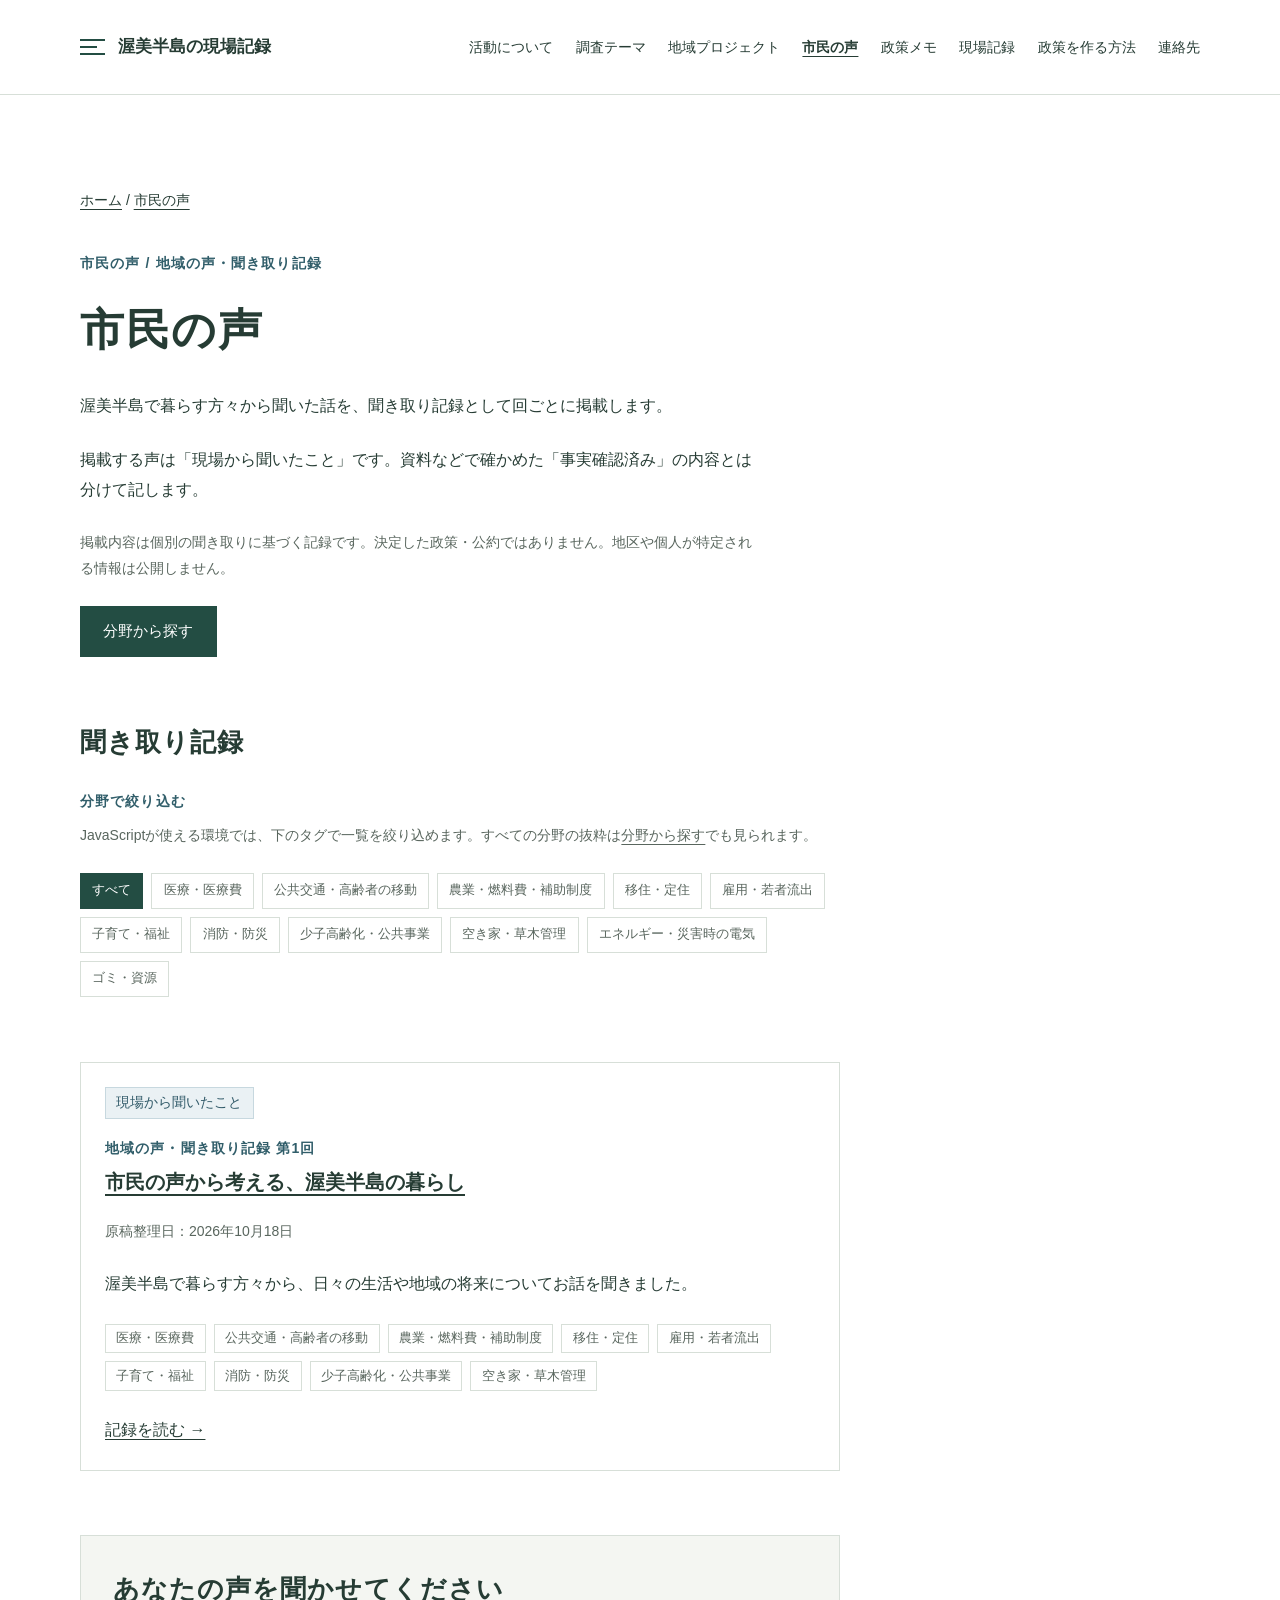
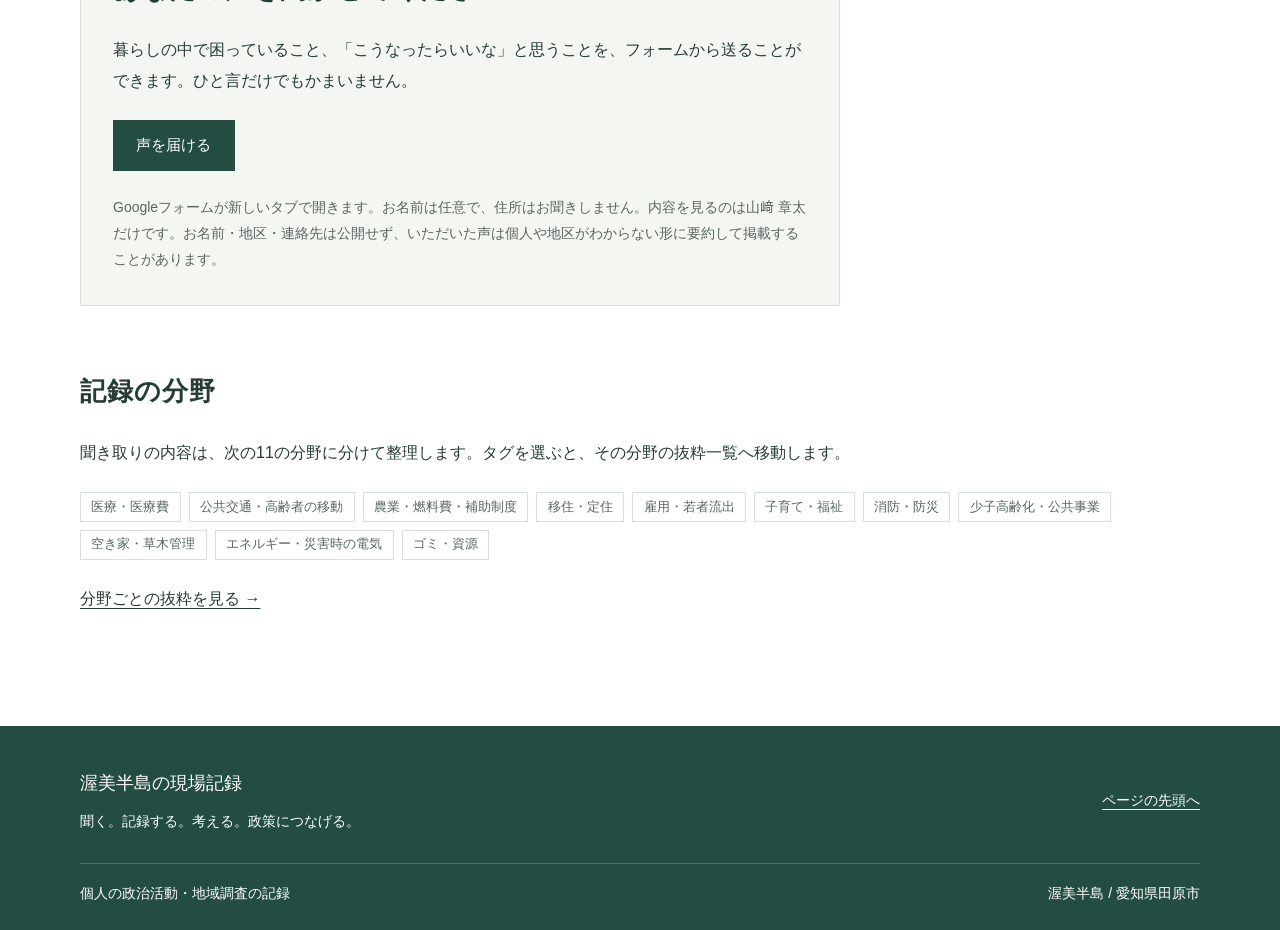
<file: voices/index.html>
<!doctype html>
<html lang="ja"><head>
  <meta charset="utf-8">
  <meta name="viewport" content="width=device-width, initial-scale=1">
  <title>市民の声 | 渥美半島の現場記録</title>
  <meta name="description" content="渥美半島で暮らす方々から聞いた話を、聞き取り記録として回ごとに掲載します。">
  <meta name="theme-color" content="#234d43">
  <link rel="canonical" href="https://twinfufu.github.io/atsumi-field-notes/voices/">
  <meta property="og:type" content="website">
  <meta property="og:locale" content="ja_JP">
  <meta property="og:site_name" content="渥美半島の現場記録">
  <meta property="og:title" content="市民の声 | 渥美半島の現場記録">
  <meta property="og:description" content="渥美半島で暮らす方々から聞いた話を、聞き取り記録として回ごとに掲載します。">
  <meta property="og:url" content="https://twinfufu.github.io/atsumi-field-notes/voices/">
  <link rel="icon" type="image/svg+xml" href="data:image/svg+xml,%3Csvg xmlns='http://www.w3.org/2000/svg' viewBox='0 0 32 32'%3E%3Crect width='32' height='32' rx='7' fill='%23234d43'/%3E%3Cpath d='M7 8h18M7 15h12M7 22h18' stroke='%23fff' stroke-width='2'/%3E%3C/svg%3E">
  <link rel="stylesheet" href="../styles.css">
  <script src="../script.js" defer></script>
</head><body>
  <a class="skip-link" href="#main">本文へ移動</a>
  <header id="top" class="site-header">
    <div class="container header-inner">
      <a class="brand" href="../" aria-label="渥美半島の現場記録 ホーム">
        <span class="brand-mark" aria-hidden="true"><span></span><span></span><span></span></span>
        <span>渥美半島の現場記録</span>
      </a>
      <button class="menu-toggle" type="button" aria-controls="site-nav" aria-expanded="false" hidden>メニュー</button>
      <nav id="site-nav" class="site-nav" aria-label="メインナビゲーション">
        <a href="../#about">活動について</a>
        <a href="../#themes">調査テーマ</a>
        <a href="../projects/">地域プロジェクト</a>
        <a href="../voices/" aria-current="page">市民の声</a>
        <a href="../policy-notes/">政策メモ</a>
        <a href="../#records">現場記録</a>
        <a href="../#process">政策を作る方法</a>
        <a href="../#contact">連絡先</a>
      </nav>
    </div>
  </header>
<main id="main" tabindex="-1" class="section container project-page">
  <nav class="breadcrumbs" aria-label="パンくず"><a href="../">ホーム</a> / <a href="../voices/">市民の声</a></nav>
<header class="project-intro prose">
  <p class="section-number">市民の声 / 地域の声・聞き取り記録</p>
  <h1>市民の声</h1>
  <p>渥美半島で暮らす方々から聞いた話を、聞き取り記録として回ごとに掲載します。</p>
  <p>掲載する声は「現場から聞いたこと」です。資料などで確かめた「事実確認済み」の内容とは分けて記します。</p>
  <p class="small-note">掲載内容は個別の聞き取りに基づく記録です。決定した政策・公約ではありません。地区や個人が特定される情報は公開しません。</p>
  <p><a class="button" href="themes/">分野から探す</a></p>
</header>

<section aria-labelledby="voices-list">
  <h2 id="voices-list">聞き取り記録</h2>
  <!--
    新しい回を追加するとき：
    1. voices/vol-01/ をコピーして voices/vol-02/ などを作り、本文・タイトル・canonical・og:url を差し替える。
       本文の各 .record-card には id と data-categories（分野番号）を付ける。
    2. 下の一覧の先頭に .record-card の li を1つ追加する（新しい回を上に）。
       data-categories とその回の .voice-tags を、話題にのぼった分野に合わせる。
    3. voices/themes/index.html の該当分野（#c1〜#c11）に、既存文だけの抜粋カードを足す。
    data-categories の番号：
       1 医療・医療費 / 2 公共交通・高齢者の移動 / 3 農業・燃料費・補助制度 / 4 移住・定住 / 5 雇用・若者流出
       6 子育て・福祉 / 7 消防・防災 / 8 少子高齢化・公共事業 / 9 空き家・草木管理
       10 エネルギー・災害時の電気 / 11 ゴミ・資源
  -->
  <div class="voice-filter" data-voice-filter>
    <p class="voice-filter-label" id="voice-filter-label">分野で絞り込む</p>
    <p class="small-note">JavaScriptが使える環境では、下のタグで一覧を絞り込めます。すべての分野の抜粋は<a href="themes/">分野から探す</a>でも見られます。</p>
    <ul class="voice-tags voice-filter-tags" role="list" aria-labelledby="voice-filter-label">
      <li><button type="button" class="voice-filter-btn is-active" data-filter="all" aria-pressed="true">すべて</button></li>
      <li><button type="button" class="voice-filter-btn" data-filter="1" aria-pressed="false">医療・医療費</button></li>
      <li><button type="button" class="voice-filter-btn" data-filter="2" aria-pressed="false">公共交通・高齢者の移動</button></li>
      <li><button type="button" class="voice-filter-btn" data-filter="3" aria-pressed="false">農業・燃料費・補助制度</button></li>
      <li><button type="button" class="voice-filter-btn" data-filter="4" aria-pressed="false">移住・定住</button></li>
      <li><button type="button" class="voice-filter-btn" data-filter="5" aria-pressed="false">雇用・若者流出</button></li>
      <li><button type="button" class="voice-filter-btn" data-filter="6" aria-pressed="false">子育て・福祉</button></li>
      <li><button type="button" class="voice-filter-btn" data-filter="7" aria-pressed="false">消防・防災</button></li>
      <li><button type="button" class="voice-filter-btn" data-filter="8" aria-pressed="false">少子高齢化・公共事業</button></li>
      <li><button type="button" class="voice-filter-btn" data-filter="9" aria-pressed="false">空き家・草木管理</button></li>
      <li><button type="button" class="voice-filter-btn" data-filter="10" aria-pressed="false">エネルギー・災害時の電気</button></li>
      <li><button type="button" class="voice-filter-btn" data-filter="11" aria-pressed="false">ゴミ・資源</button></li>
    </ul>
    <p class="voice-filter-status small-note" data-filter-status aria-live="polite"></p>
  </div>
  <ul class="voice-list" role="list" data-voice-list>
    <li class="record-card" data-categories="1 2 3 4 5 6 7 8 9">
      <span class="status" data-status="heard">現場から聞いたこと</span>
      <p class="section-number voice-card-label">地域の声・聞き取り記録 第1回</p>
      <h3><a href="vol-01/">市民の声から考える、渥美半島の暮らし</a></h3>
      <p class="small-note">原稿整理日：2026年10月18日</p>
      <p>渥美半島で暮らす方々から、日々の生活や地域の将来についてお話を聞きました。</p>
      <ul class="voice-tags" role="list" aria-label="話題にのぼった分野">
        <li><a href="themes/#c1">医療・医療費</a></li>
        <li><a href="themes/#c2">公共交通・高齢者の移動</a></li>
        <li><a href="themes/#c3">農業・燃料費・補助制度</a></li>
        <li><a href="themes/#c4">移住・定住</a></li>
        <li><a href="themes/#c5">雇用・若者流出</a></li>
        <li><a href="themes/#c6">子育て・福祉</a></li>
        <li><a href="themes/#c7">消防・防災</a></li>
        <li><a href="themes/#c8">少子高齢化・公共事業</a></li>
        <li><a href="themes/#c9">空き家・草木管理</a></li>
      </ul>
      <p><a href="vol-01/">記録を読む →</a></p>
    </li>
  </ul>
</section>

<section class="policy-note voice-cta" aria-labelledby="send-voice">
  <h2 id="send-voice">あなたの声を聞かせてください</h2>
  <p>暮らしの中で困っていること、「こうなったらいいな」と思うことを、フォームから送ることができます。ひと言だけでもかまいません。</p>
  <p><a class="button" href="https://docs.google.com/forms/d/e/1FAIpQLSf4ime8RMCnebrRIaUhPeCG70YkbBqGc_gQ9AKfj_lCocE6ng/viewform" target="_blank" rel="noopener noreferrer">声を届ける</a></p>
  <p class="small-note">Googleフォームが新しいタブで開きます。お名前は任意で、住所はお聞きしません。内容を見るのは山﨑 章太だけです。お名前・地区・連絡先は公開せず、いただいた声は個人や地区がわからない形に要約して掲載することがあります。</p>
</section>

<section aria-labelledby="voice-categories">
  <h2 id="voice-categories">記録の分野</h2>
  <p>聞き取りの内容は、次の11の分野に分けて整理します。タグを選ぶと、その分野の抜粋一覧へ移動します。</p>
  <ul class="voice-tags" role="list">
    <li data-category="1"><a href="themes/#c1">医療・医療費</a></li>
    <li data-category="2"><a href="themes/#c2">公共交通・高齢者の移動</a></li>
    <li data-category="3"><a href="themes/#c3">農業・燃料費・補助制度</a></li>
    <li data-category="4"><a href="themes/#c4">移住・定住</a></li>
    <li data-category="5"><a href="themes/#c5">雇用・若者流出</a></li>
    <li data-category="6"><a href="themes/#c6">子育て・福祉</a></li>
    <li data-category="7"><a href="themes/#c7">消防・防災</a></li>
    <li data-category="8"><a href="themes/#c8">少子高齢化・公共事業</a></li>
    <li data-category="9"><a href="themes/#c9">空き家・草木管理</a></li>
    <li data-category="10"><a href="themes/#c10">エネルギー・災害時の電気</a></li>
    <li data-category="11"><a href="themes/#c11">ゴミ・資源</a></li>
  </ul>
  <p><a href="themes/">分野ごとの抜粋を見る →</a></p>
</section>
</main>
  <footer class="site-footer">
    <div class="container footer-inner"><div><p class="footer-title">渥美半島の現場記録</p><p>聞く。記録する。考える。政策につなげる。</p></div><a href="#top">ページの先頭へ</a></div>
    <div class="container footer-bottom"><p>個人の政治活動・地域調査の記録</p><p>渥美半島 / 愛知県田原市</p></div>
  </footer>
</body></html>
</file>
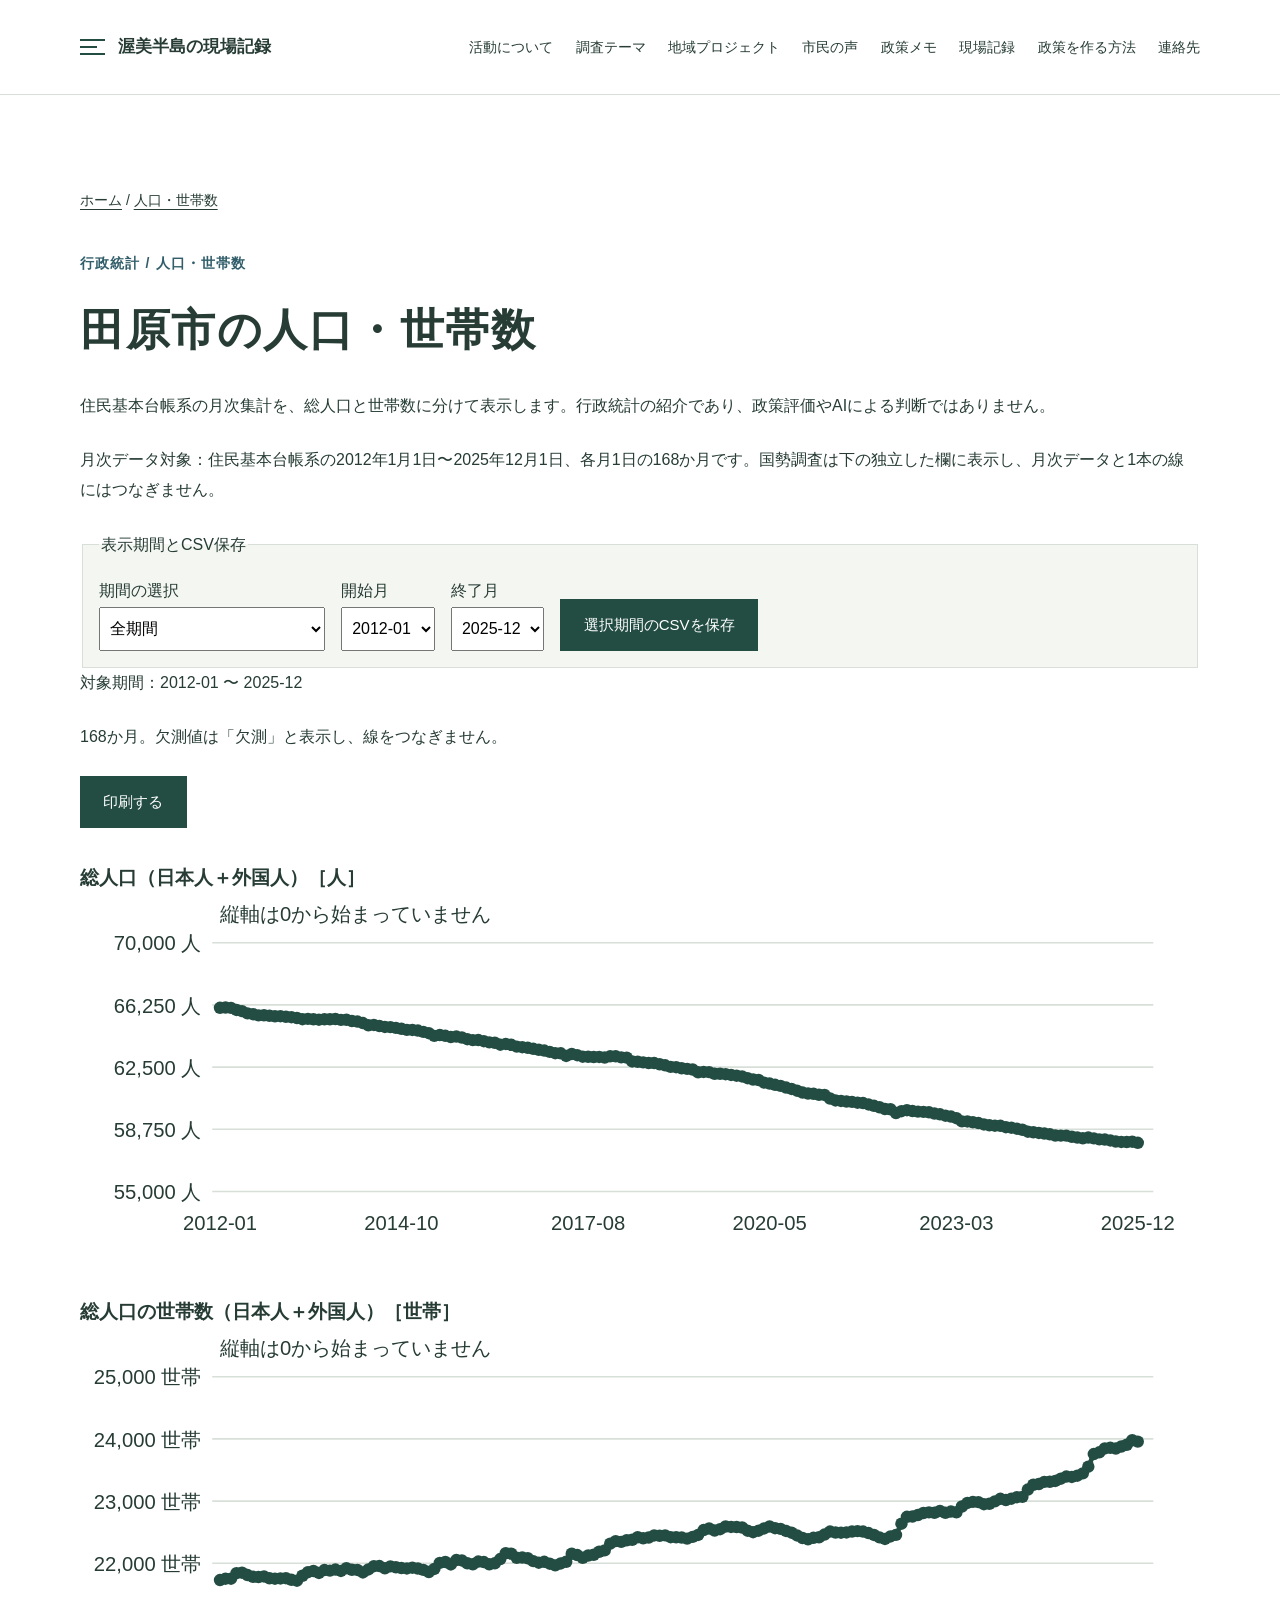
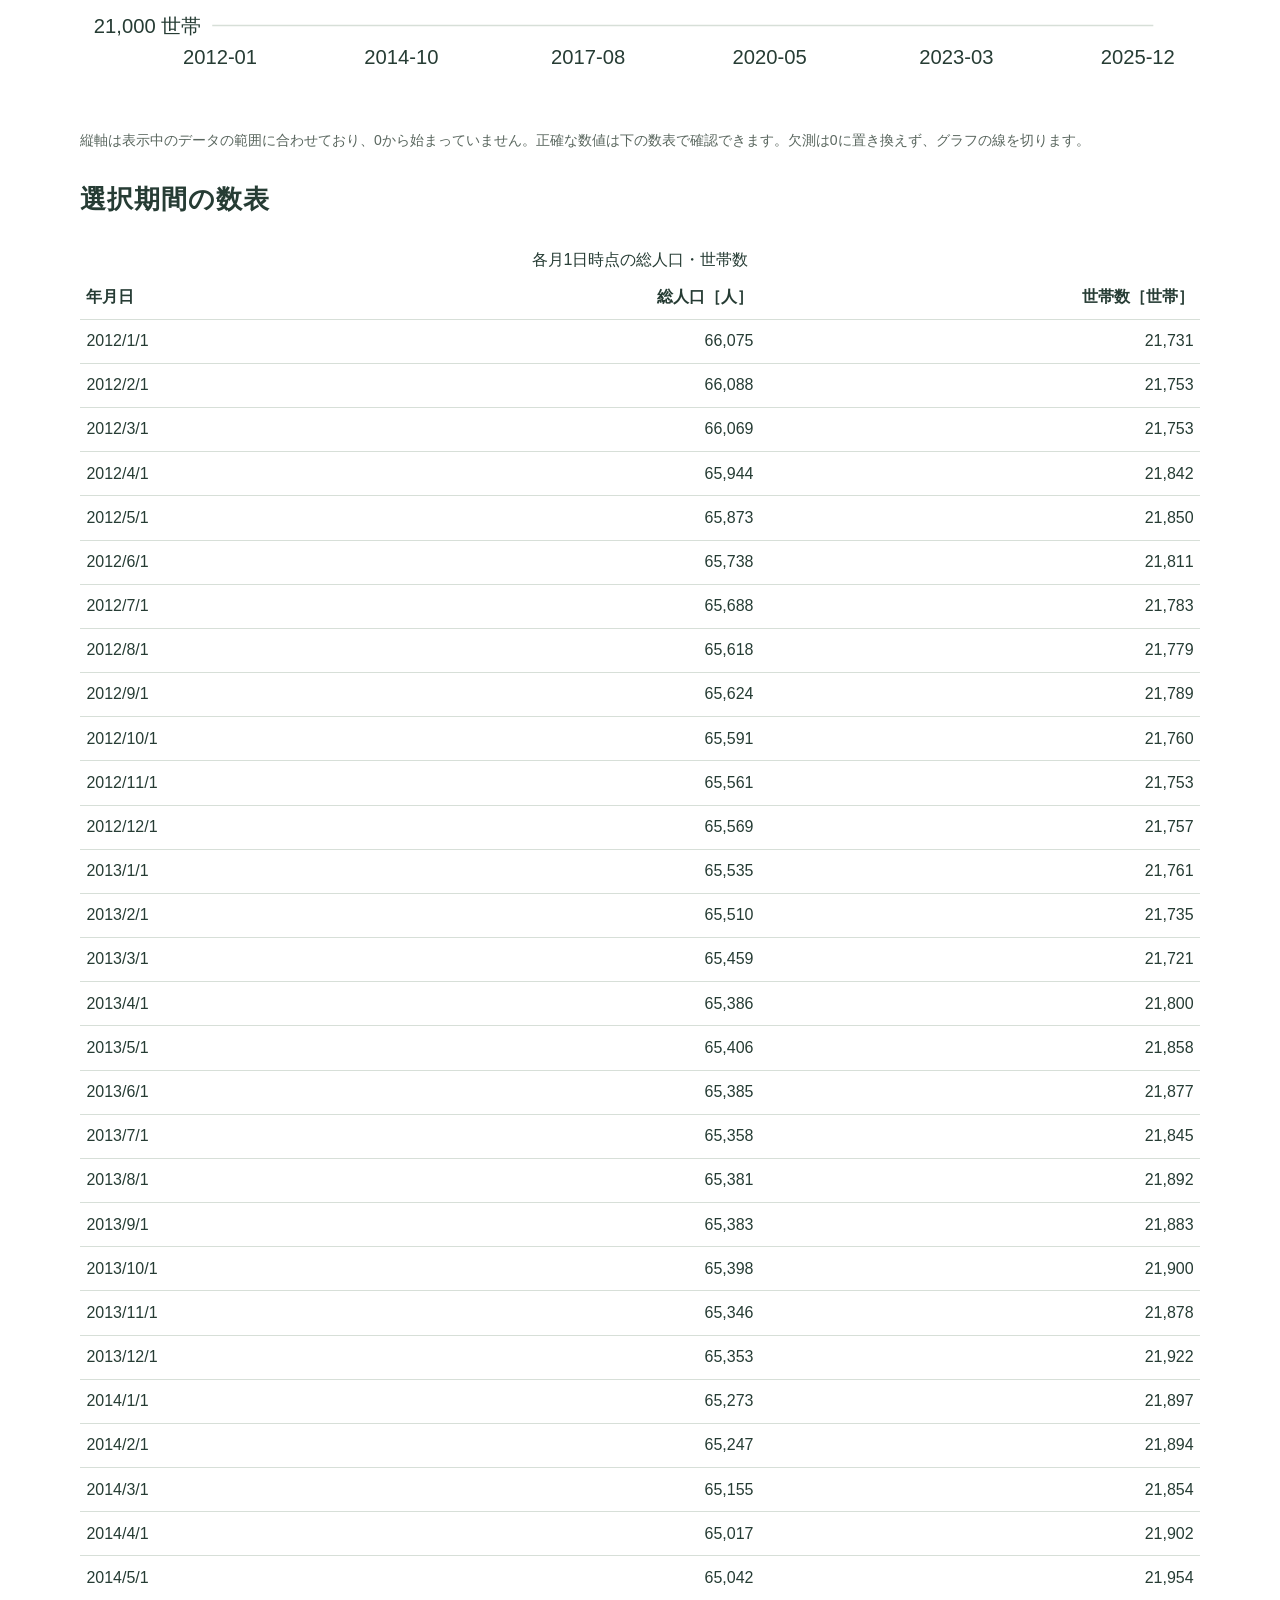
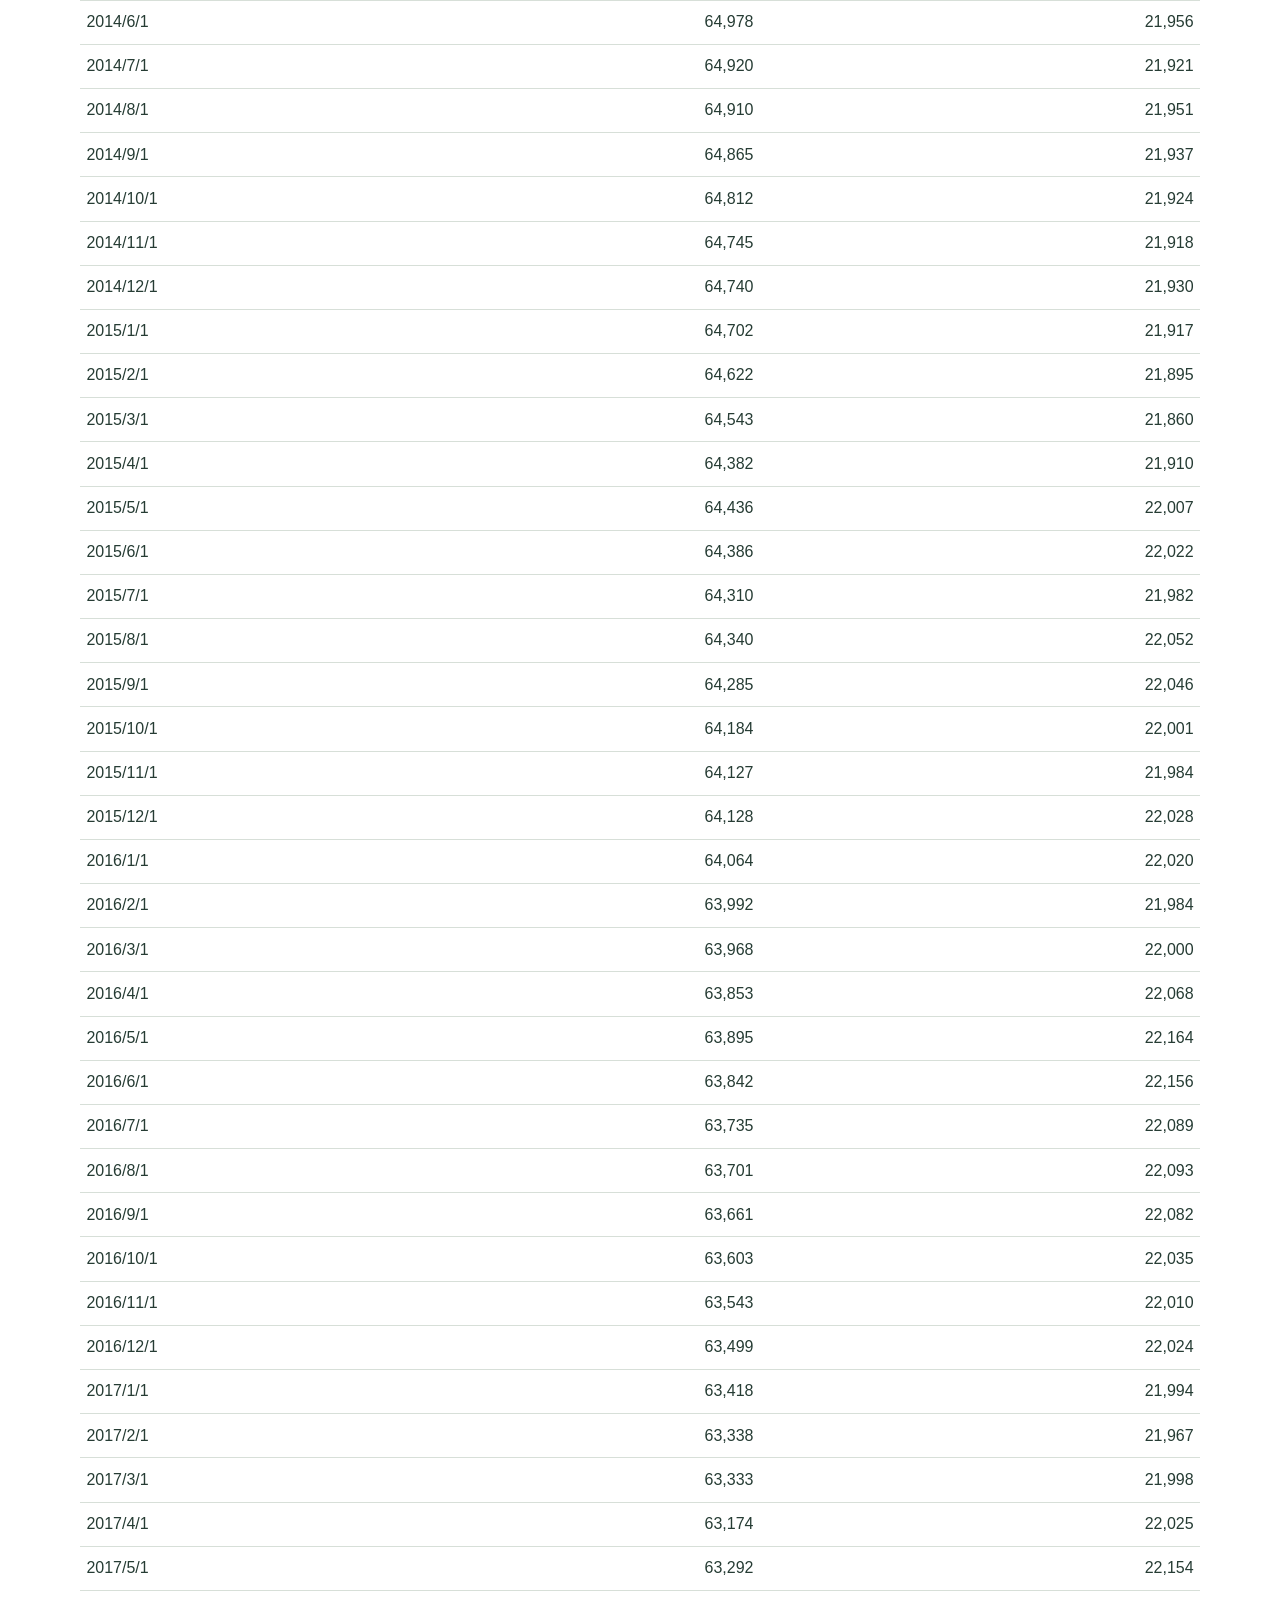
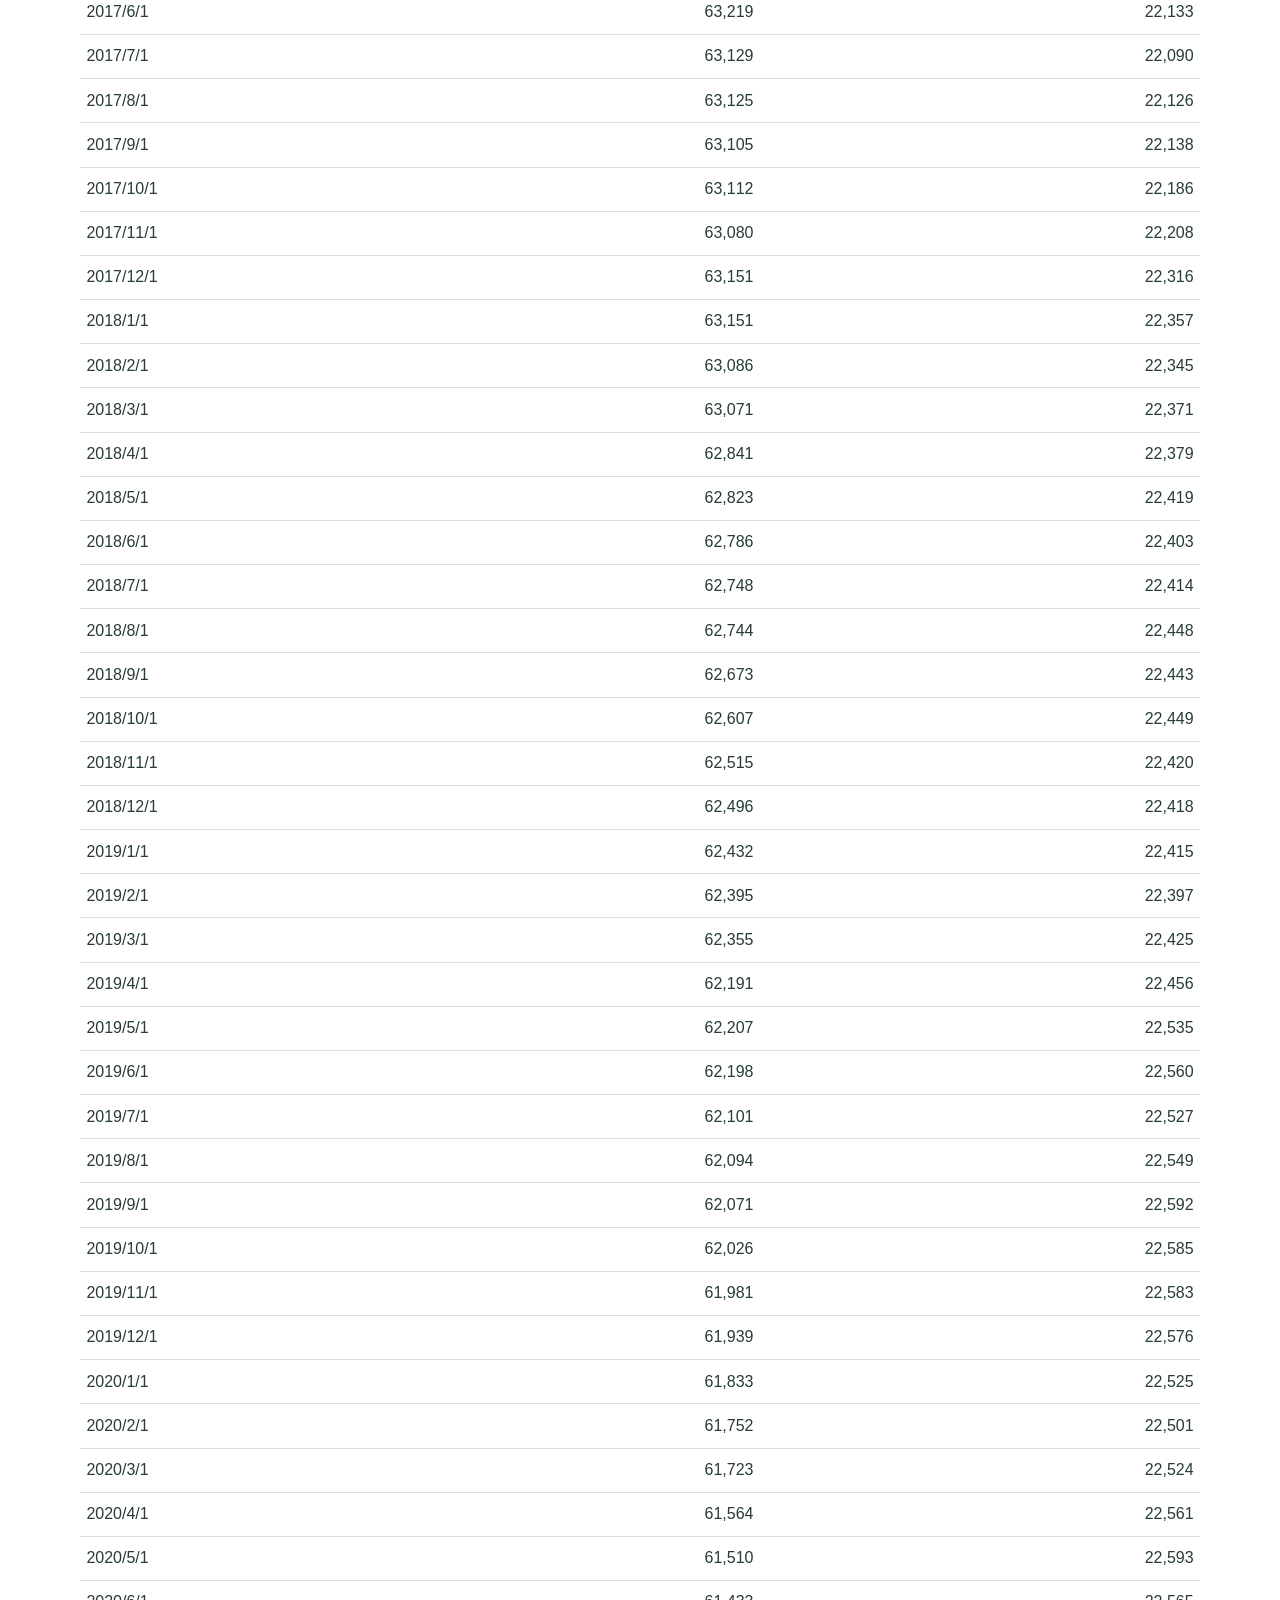
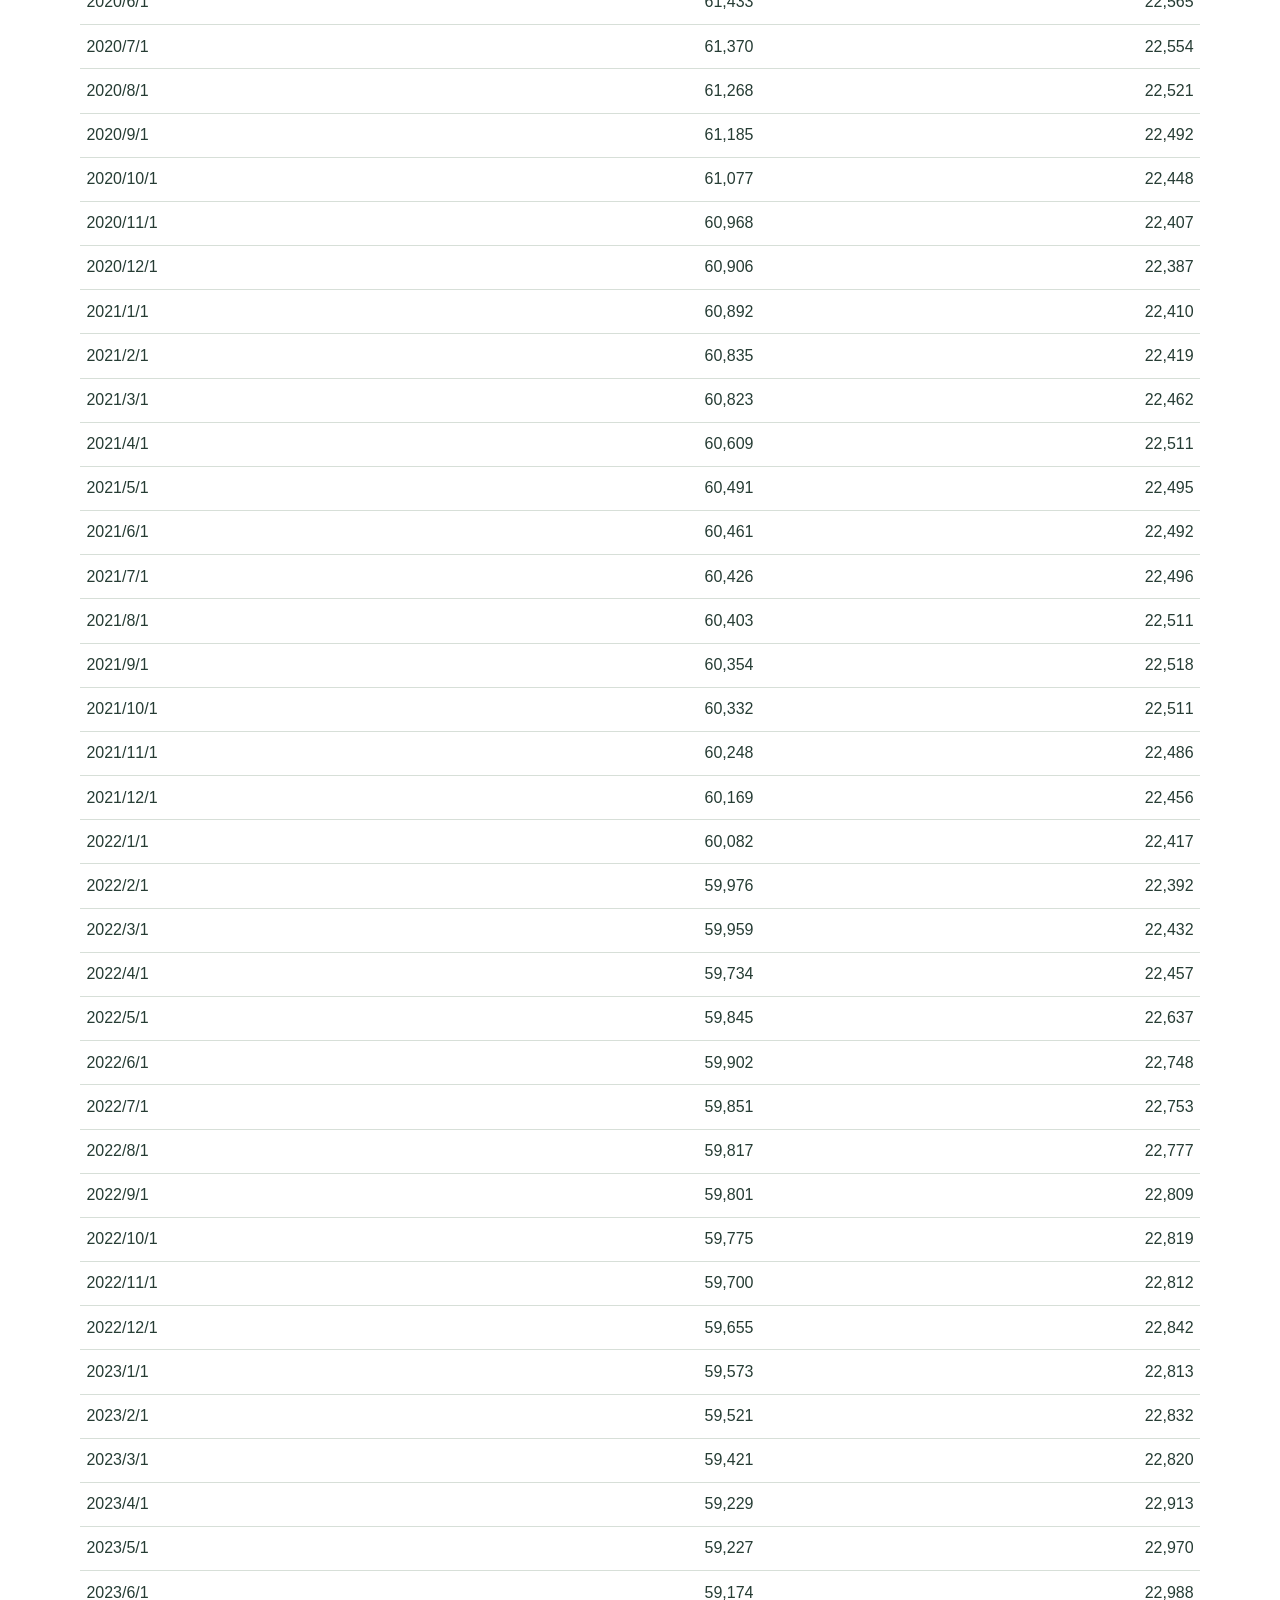
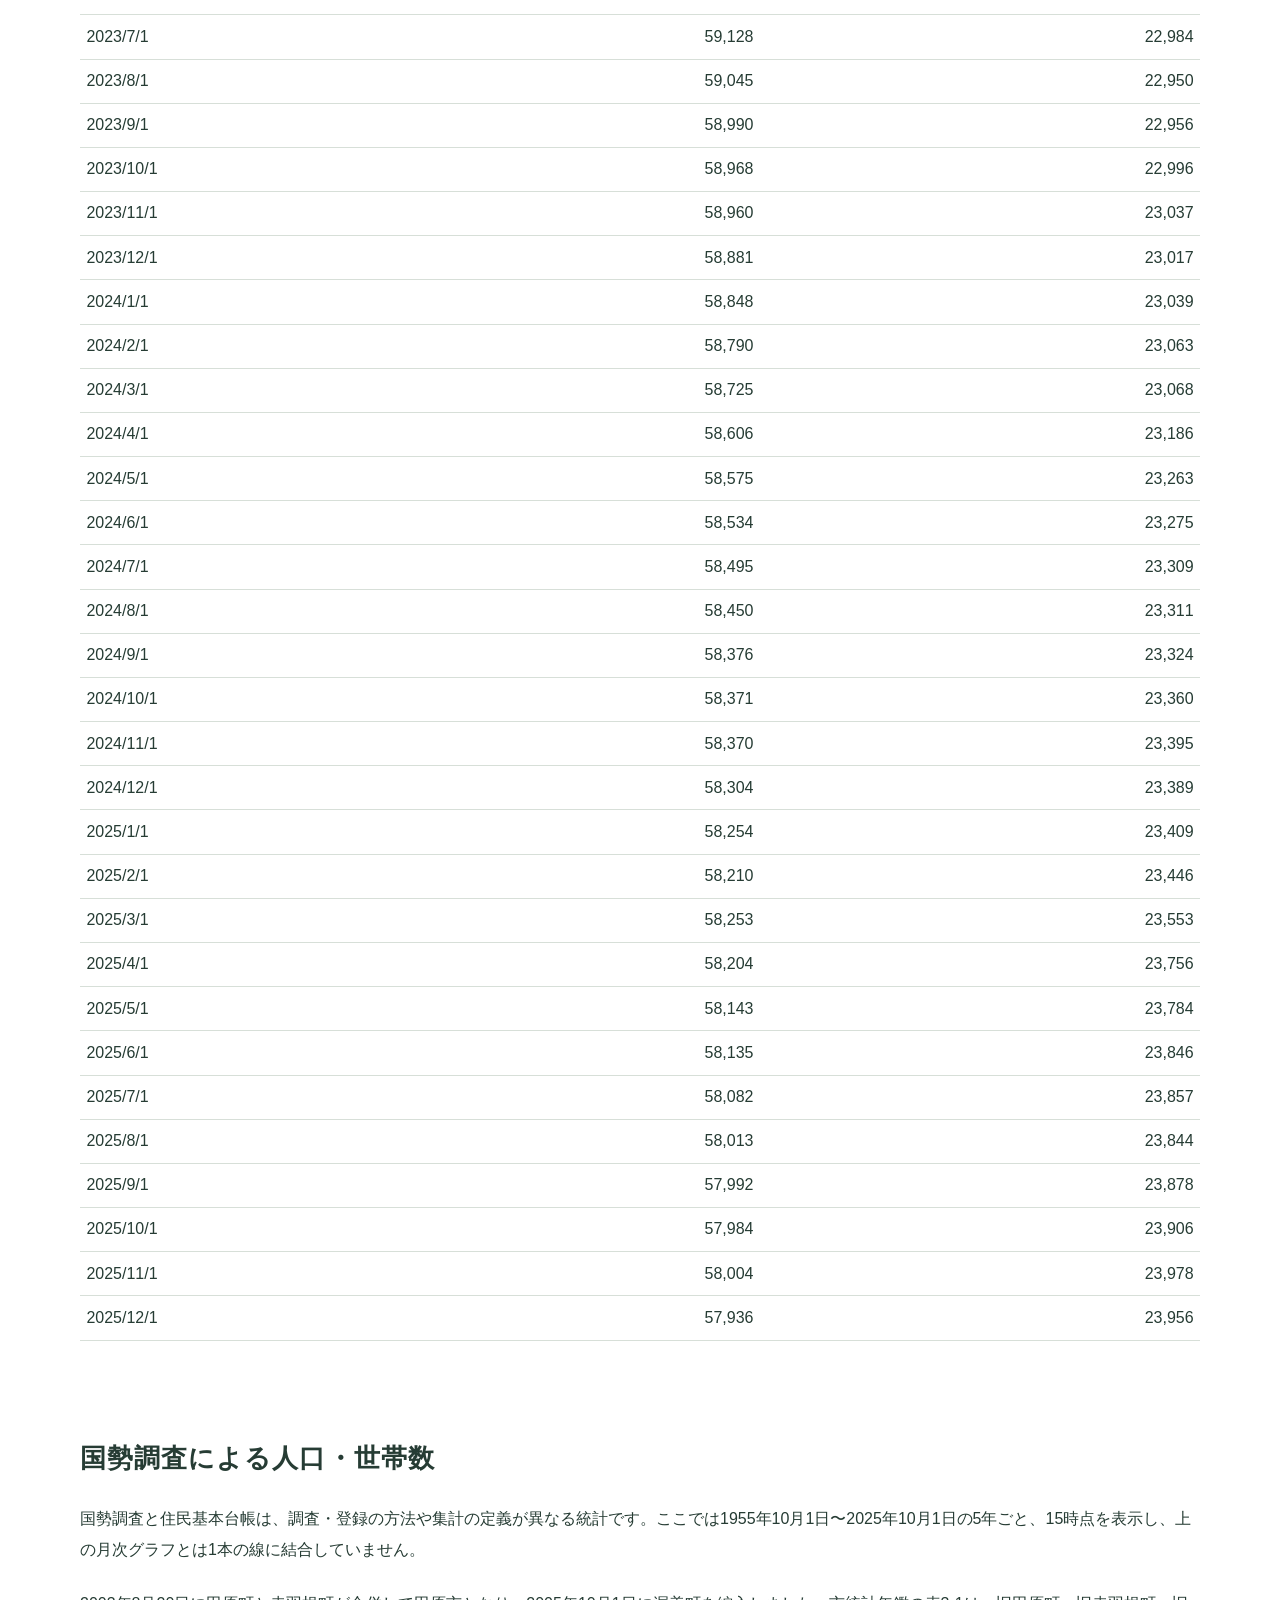
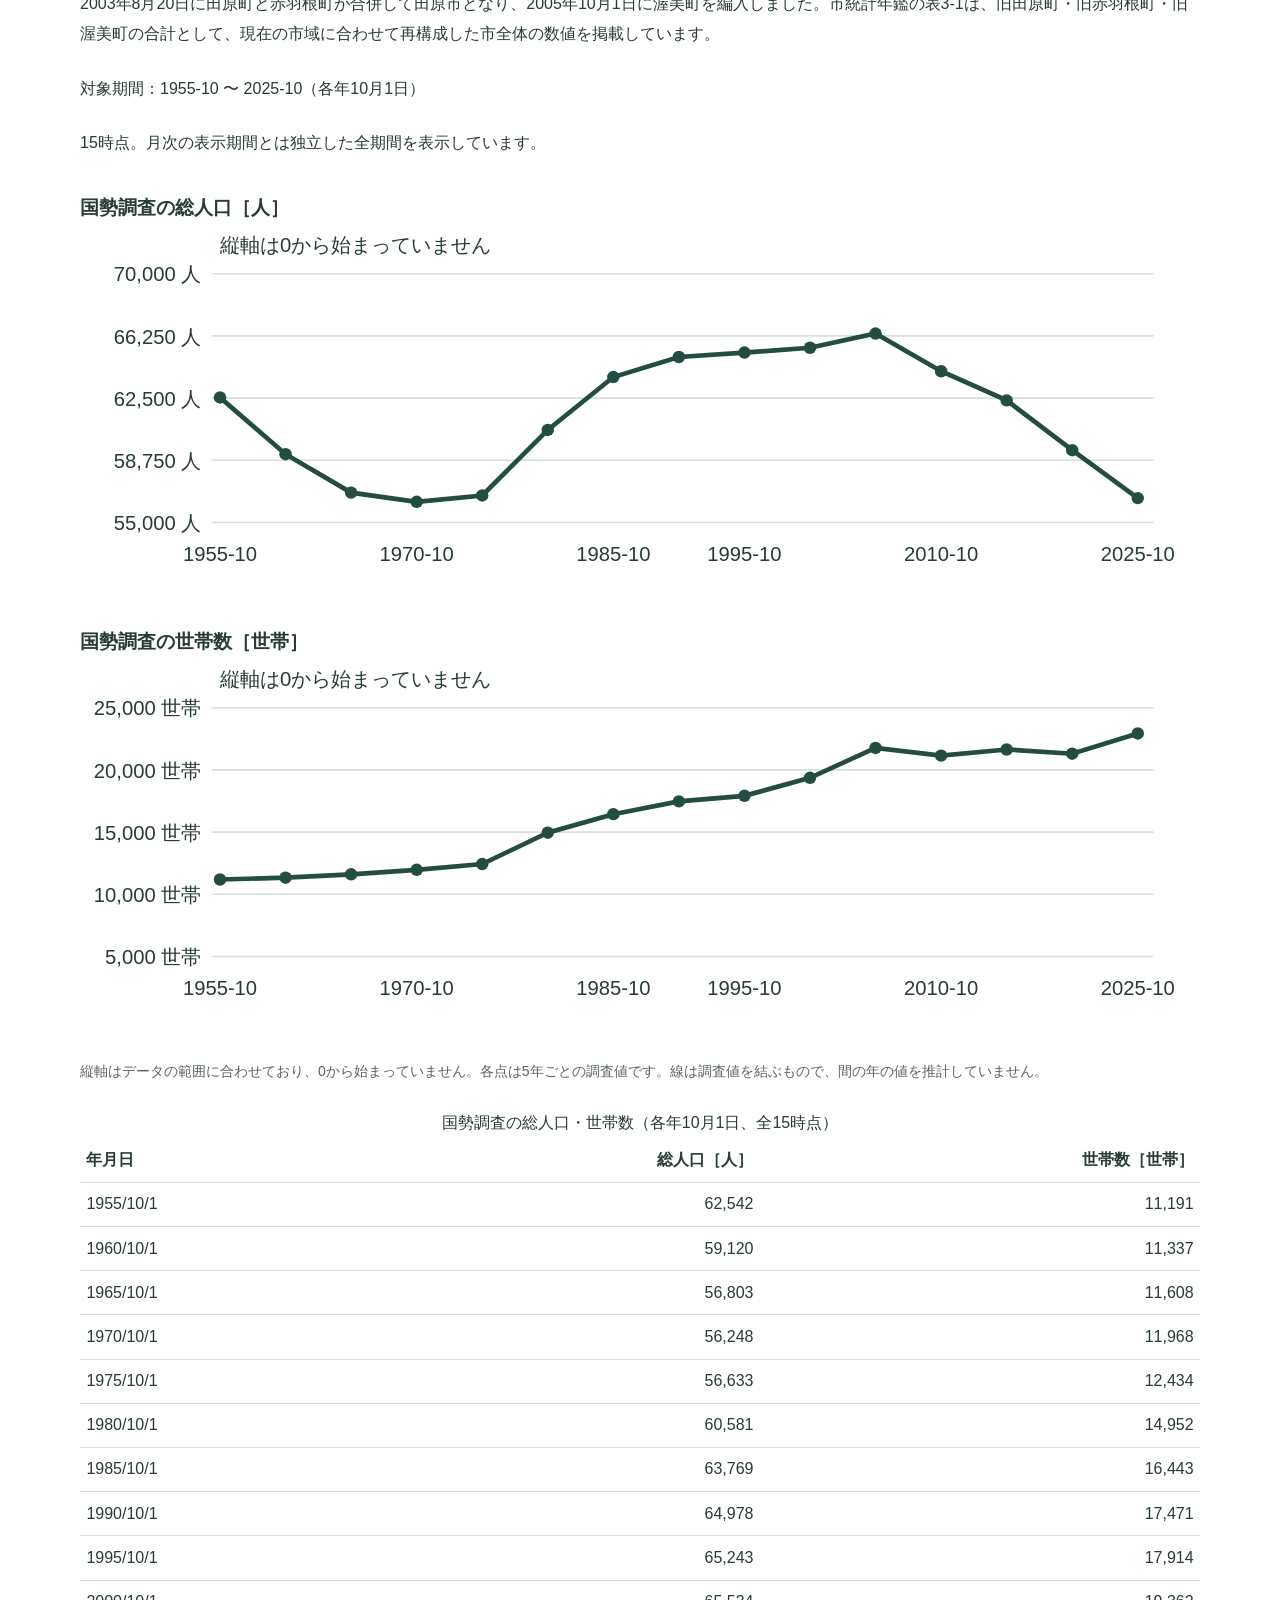
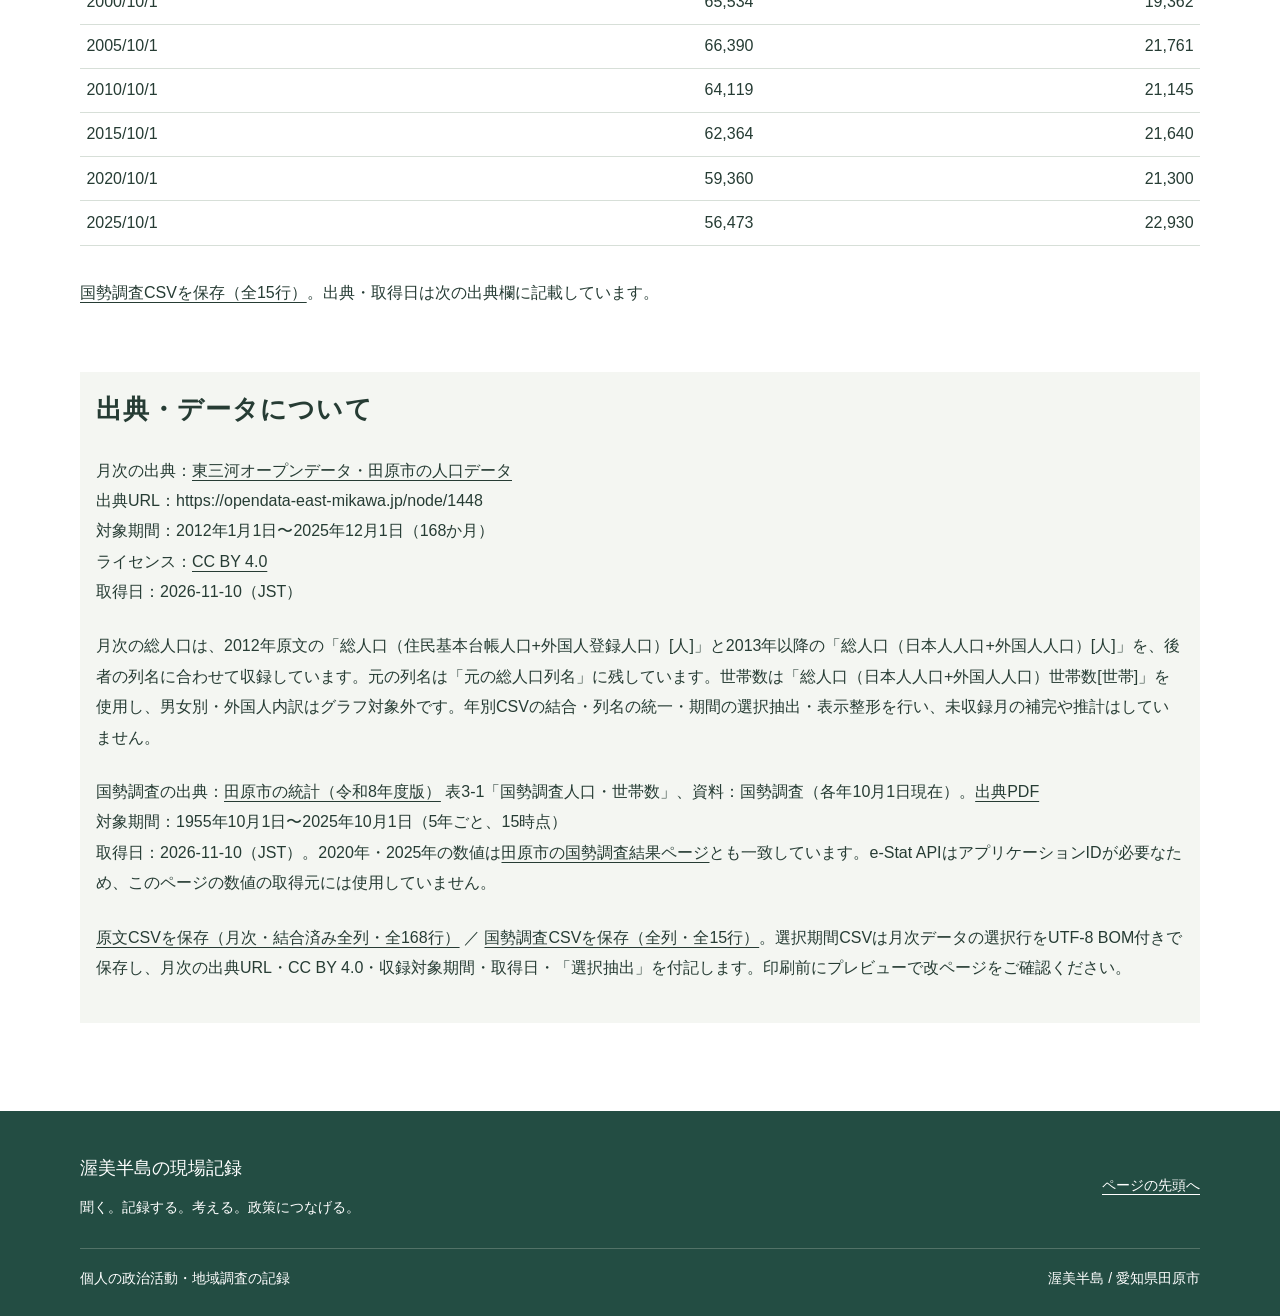
<file: data/population/index.html>
<!doctype html>
<html lang="ja"><head>
  <meta charset="utf-8">
  <meta name="viewport" content="width=device-width, initial-scale=1">
  <title>田原市の人口・世帯数 | 渥美半島の現場記録</title>
  <meta name="description" content="田原市の住民基本台帳系の月次人口・世帯数（2012年1月〜2025年12月）と国勢調査（1955年〜2025年）を、定義の違う統計として分けて掲載しています。">
  <meta name="theme-color" content="#234d43">
  <link rel="canonical" href="https://twinfufu.github.io/atsumi-field-notes/data/population/">
  <meta property="og:type" content="website">
  <meta property="og:locale" content="ja_JP">
  <meta property="og:site_name" content="渥美半島の現場記録">
  <meta property="og:title" content="田原市の人口・世帯数 | 渥美半島の現場記録">
  <meta property="og:description" content="田原市の住民基本台帳系の月次人口・世帯数（2012年1月〜2025年12月）と国勢調査（1955年〜2025年）を、定義の違う統計として分けて掲載しています。">
  <meta property="og:url" content="https://twinfufu.github.io/atsumi-field-notes/data/population/">
  <link rel="icon" type="image/svg+xml" href="data:image/svg+xml,%3Csvg xmlns='http://www.w3.org/2000/svg' viewBox='0 0 32 32'%3E%3Crect width='32' height='32' rx='7' fill='%23234d43'/%3E%3Cpath d='M7 8h18M7 15h12M7 22h18' stroke='%23fff' stroke-width='2'/%3E%3C/svg%3E">
  <link rel="stylesheet" href="../../styles.css">
  <script src="../../script.js" defer></script>
  <script src="../statistics/data.js" defer></script>
  <script src="../statistics/period.js" defer></script>
  <script src="../statistics/chart.js" defer></script>
  <script src="../statistics/export.js" defer></script>
  <script src="../statistics/page.js" defer></script>
  <script src="../statistics/source.js" defer></script>
  <script src="app.js" defer></script>
  <link rel="stylesheet" href="../statistics/statistics.css">
</head><body>
  <a class="skip-link" href="#main">本文へ移動</a>
  <header id="top" class="site-header">
    <div class="container header-inner">
      <a class="brand" href="../../" aria-label="渥美半島の現場記録 ホーム">
        <span class="brand-mark" aria-hidden="true"><span></span><span></span><span></span></span>
        <span>渥美半島の現場記録</span>
      </a>
      <button class="menu-toggle" type="button" aria-controls="site-nav" aria-expanded="false" hidden>メニュー</button>
      <nav id="site-nav" class="site-nav" aria-label="メインナビゲーション">
        <a href="../../#about">活動について</a>
        <a href="../../#themes">調査テーマ</a>
        <a href="../../projects/">地域プロジェクト</a>
        <a href="../../voices/">市民の声</a>
        <a href="../../policy-notes/">政策メモ</a>
        <a href="../../#records">現場記録</a>
        <a href="../../#process">政策を作る方法</a>
        <a href="../../#contact">連絡先</a>
      </nav>
    </div>
  </header>
<main id="main" tabindex="-1" class="section container project-page">
  <nav class="breadcrumbs" aria-label="パンくず"><a href="../../">ホーム</a> / <a href="./">人口・世帯数</a></nav>
  <p class="section-number">行政統計 / 人口・世帯数</p>
  <h1>田原市の人口・世帯数</h1>
  <p>住民基本台帳系の月次集計を、総人口と世帯数に分けて表示します。行政統計の紹介であり、政策評価やAIによる判断ではありません。</p>
  <p>月次データ対象：住民基本台帳系の2012年1月1日〜2025年12月1日、各月1日の168か月です。国勢調査は下の独立した欄に表示し、月次データと1本の線にはつなぎません。</p>
  <fieldset id="controls" disabled><legend>表示期間とCSV保存</legend><div><label for="preset">期間の選択</label><select id="preset"><option value="all">全期間</option><option value="recent">直近12か月 / 2025年</option><option value="first">2025年上半期（1〜6月）</option><option value="second">2025年下半期（7〜12月）</option><option value="custom">任意の開始月〜終了月</option></select></div><div><label for="start">開始月</label><select id="start"></select></div><div><label for="end">終了月</label><select id="end"></select></div><button type="button" class="button" id="save" disabled>選択期間のCSVを保存</button></fieldset>
  <p id="period">対象期間：読み込み中</p><p id="status" role="status" aria-live="polite">CSVを読み込んでいます。</p><div class="print-actions"><button class="button" type="button" id="print">印刷する</button></div><noscript><p>表示・期間選択にはJavaScriptが必要です。下記の原文CSVをご利用ください。</p></noscript>
  <figure><figcaption>総人口（日本人＋外国人）［人］</figcaption><svg id="population" viewBox="0 0 720 235" width="100%" preserveAspectRatio="xMidYMid meet" role="img" aria-label="総人口の月次グラフ"></svg></figure>
  <figure><figcaption>総人口の世帯数（日本人＋外国人）［世帯］</figcaption><svg id="households" viewBox="0 0 720 235" width="100%" preserveAspectRatio="xMidYMid meet" role="img" aria-label="世帯数の月次グラフ"></svg></figure>
  <p class="small-note">縦軸は表示中のデータの範囲に合わせており、0から始まっていません。正確な数値は下の数表で確認できます。欠測は0に置き換えず、グラフの線を切ります。</p>
  <h2>選択期間の数表</h2><div class="table-wrap"><table><caption>各月1日時点の総人口・世帯数</caption><thead><tr><th scope="col">年月日</th><th scope="col">総人口［人］</th><th scope="col">世帯数［世帯］</th></tr></thead><tbody id="values"></tbody></table></div>
  <section aria-labelledby="census-title">
    <h2 id="census-title">国勢調査による人口・世帯数</h2>
    <p>国勢調査と住民基本台帳は、調査・登録の方法や集計の定義が異なる統計です。ここでは1955年10月1日〜2025年10月1日の5年ごと、15時点を表示し、上の月次グラフとは1本の線に結合していません。</p>
    <p>2003年8月20日に田原町と赤羽根町が合併して田原市となり、2005年10月1日に渥美町を編入しました。市統計年鑑の表3-1は、旧田原町・旧赤羽根町・旧渥美町の合計として、現在の市域に合わせて再構成した市全体の数値を掲載しています。</p>
    <p id="census-period">対象期間：読み込み中</p><p id="census-status" role="status" aria-live="polite">国勢調査CSVを読み込んでいます。</p>
    <figure><figcaption>国勢調査の総人口［人］</figcaption><svg id="censusPopulation" viewBox="0 0 720 235" width="100%" preserveAspectRatio="xMidYMid meet" role="img" aria-label="国勢調査の総人口の推移"></svg></figure>
    <figure><figcaption>国勢調査の世帯数［世帯］</figcaption><svg id="censusHouseholds" viewBox="0 0 720 235" width="100%" preserveAspectRatio="xMidYMid meet" role="img" aria-label="国勢調査の世帯数の推移"></svg></figure>
    <p class="small-note">縦軸はデータの範囲に合わせており、0から始まっていません。各点は5年ごとの調査値です。線は調査値を結ぶもので、間の年の値を推計していません。</p>
    <div class="table-wrap"><table><caption>国勢調査の総人口・世帯数（各年10月1日、全15時点）</caption><thead><tr><th scope="col">年月日</th><th scope="col">総人口［人］</th><th scope="col">世帯数［世帯］</th></tr></thead><tbody id="census-values"></tbody></table></div>
    <p><a href="census.csv" download>国勢調査CSVを保存（全15行）</a>。出典・取得日は次の出典欄に記載しています。</p>
  </section>
  <section class="source" id="statistics-source" data-target="2012年1月1日〜2025年12月1日／168か月・住民基本台帳系月次集計" aria-labelledby="source-title">
    <h2 id="source-title">出典・データについて</h2>
    <p>月次の出典：<a id="statistics-provider" href="https://opendata-east-mikawa.jp/node/1448">東三河オープンデータ・田原市の人口データ</a><br>出典URL：https://opendata-east-mikawa.jp/node/1448<br>対象期間：2012年1月1日〜2025年12月1日（168か月）<br>ライセンス：<a id="statistics-license" href="https://creativecommons.org/licenses/by/4.0/deed.ja">CC BY 4.0</a><br>取得日：<span id="statistics-retrieved">2026-11-10（JST）</span></p>
    <p>月次の総人口は、2012年原文の「総人口（住民基本台帳人口+外国人登録人口）[人]」と2013年以降の「総人口（日本人人口+外国人人口）[人]」を、後者の列名に合わせて収録しています。元の列名は「元の総人口列名」に残しています。世帯数は「総人口（日本人人口+外国人人口）世帯数[世帯]」を使用し、男女別・外国人内訳はグラフ対象外です。年別CSVの結合・列名の統一・期間の選択抽出・表示整形を行い、未収録月の補完や推計はしていません。</p>
    <p>国勢調査の出典：<a href="https://www.city.tahara.aichi.jp/seisaku/tokei/1001563/1009085.html">田原市の統計（令和8年度版）</a> 表3-1「国勢調査人口・世帯数」、資料：国勢調査（各年10月1日現在）。<a href="https://www.city.tahara.aichi.jp/_res/projects/default_project/_page_/001/009/085/r8toukei.pdf">出典PDF</a><br>対象期間：1955年10月1日〜2025年10月1日（5年ごと、15時点）<br>取得日：2026-11-10（JST）。2020年・2025年の数値は<a href="https://www.city.tahara.aichi.jp/seisaku/tokei/1001561/1004531.html">田原市の国勢調査結果ページ</a>とも一致しています。e-Stat APIはアプリケーションIDが必要なため、このページの数値の取得元には使用していません。</p>
    <p><a href="population.csv" download>原文CSVを保存（月次・結合済み全列・全168行）</a> ／ <a href="census.csv" download>国勢調査CSVを保存（全列・全15行）</a>。選択期間CSVは月次データの選択行をUTF-8 BOM付きで保存し、月次の出典URL・CC BY 4.0・収録対象期間・取得日・「選択抽出」を付記します。印刷前にプレビューで改ページをご確認ください。</p>
  </section>
</main>
  <footer class="site-footer">
    <div class="container footer-inner"><div><p class="footer-title">渥美半島の現場記録</p><p>聞く。記録する。考える。政策につなげる。</p></div><a href="#top">ページの先頭へ</a></div>
    <div class="container footer-bottom"><p>個人の政治活動・地域調査の記録</p><p>渥美半島 / 愛知県田原市</p></div>
  </footer>
</body></html>
</file>
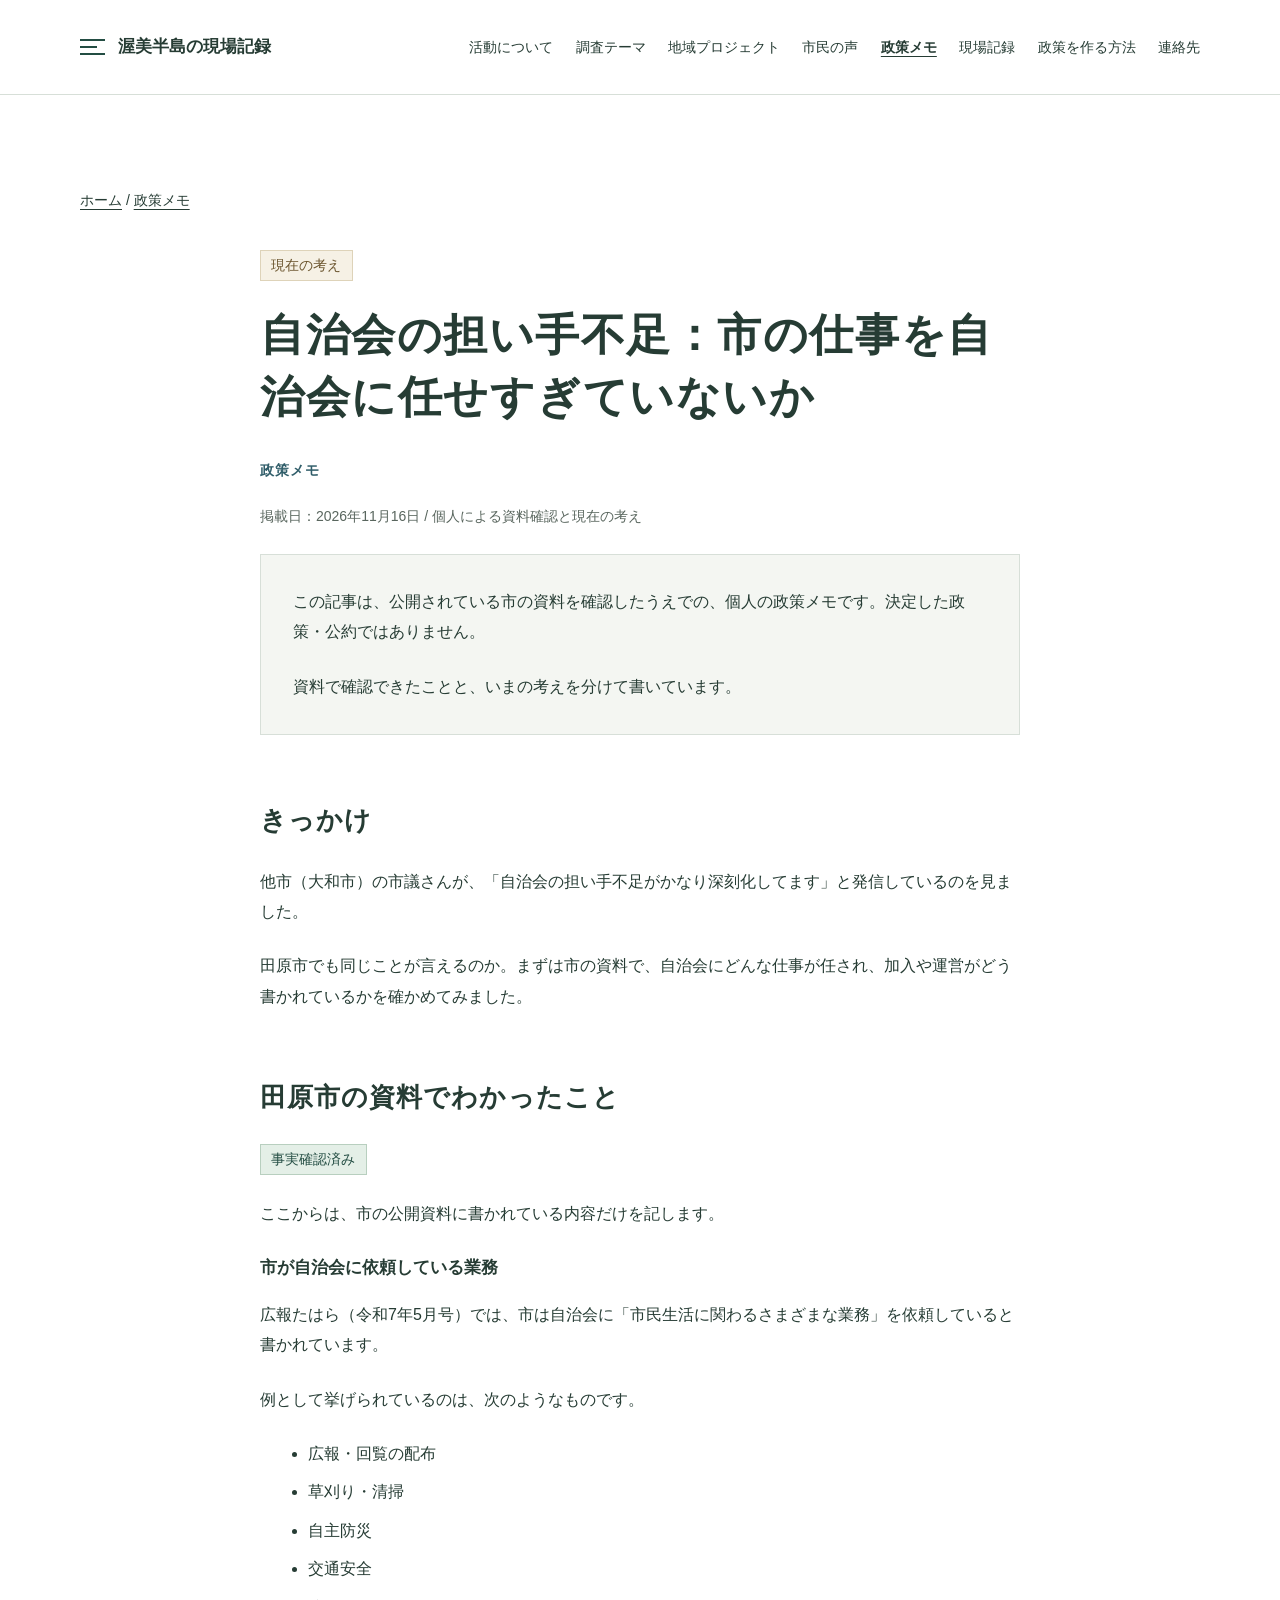
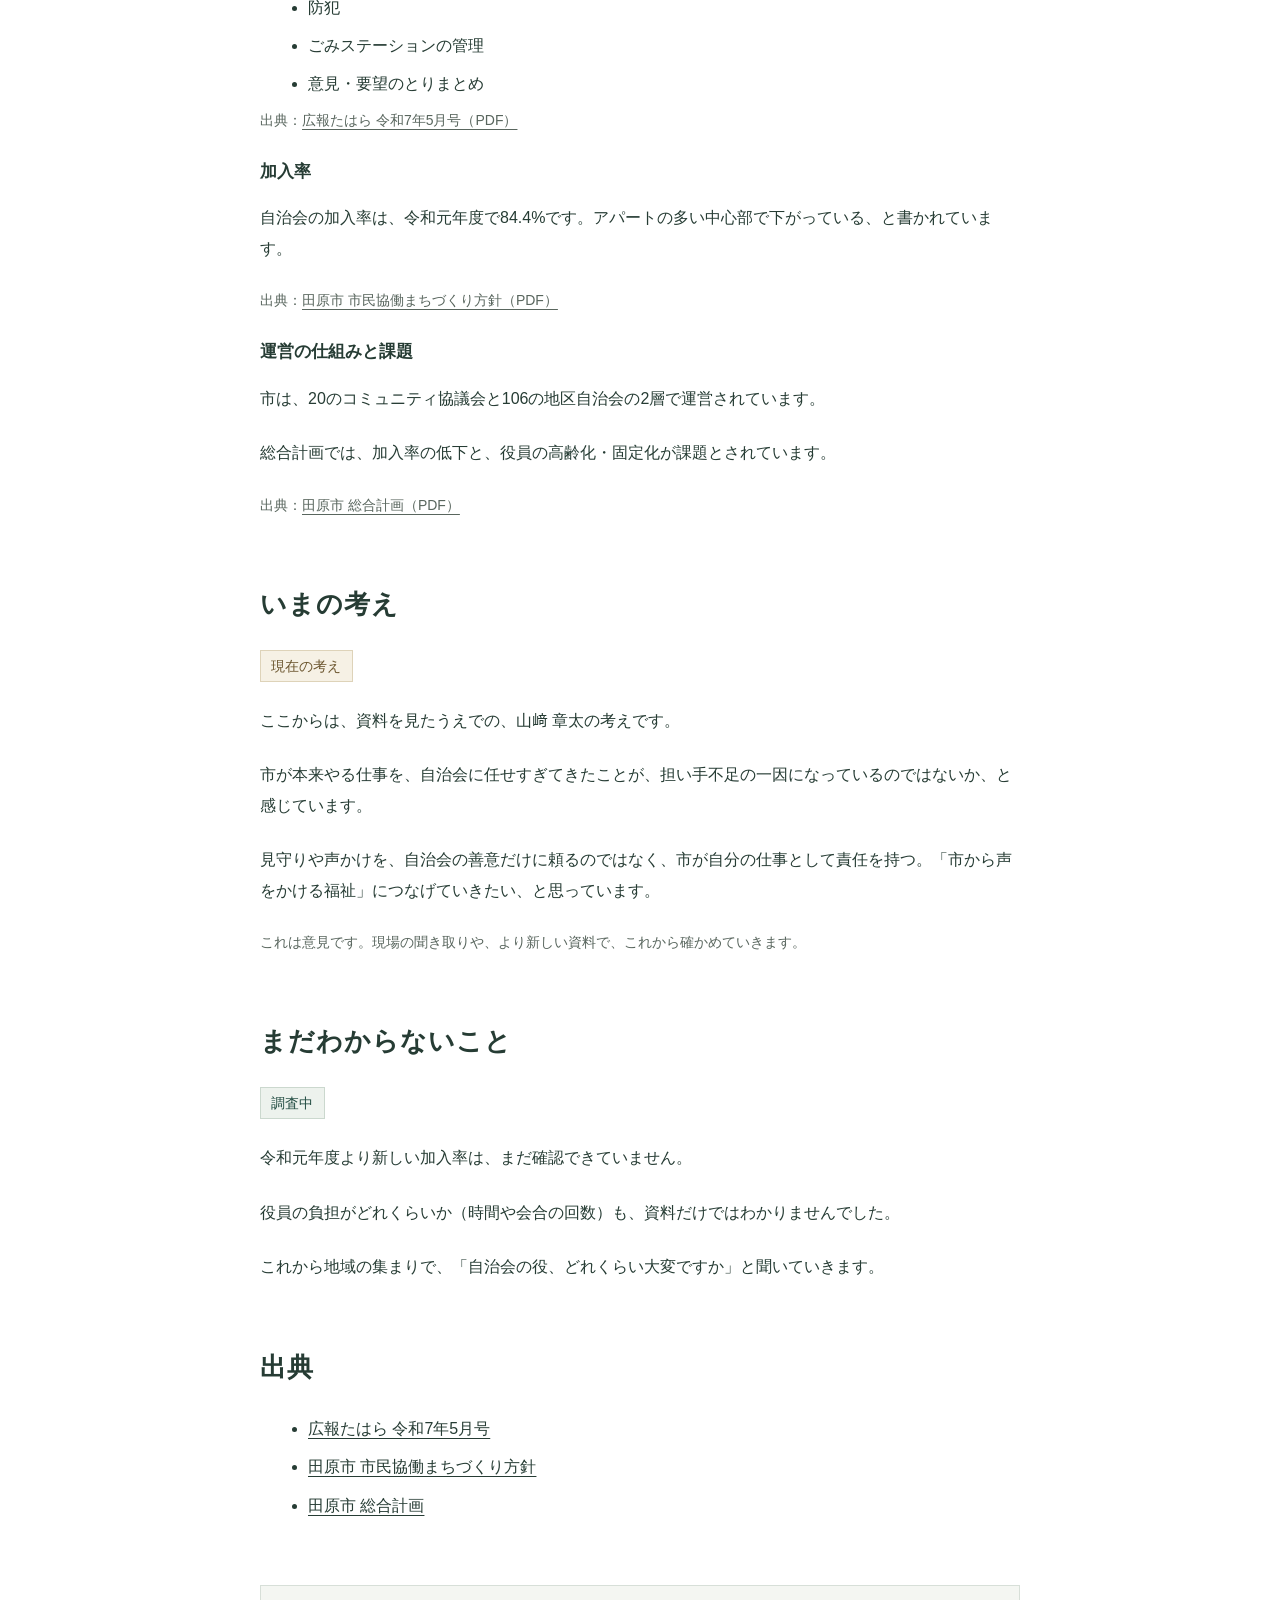
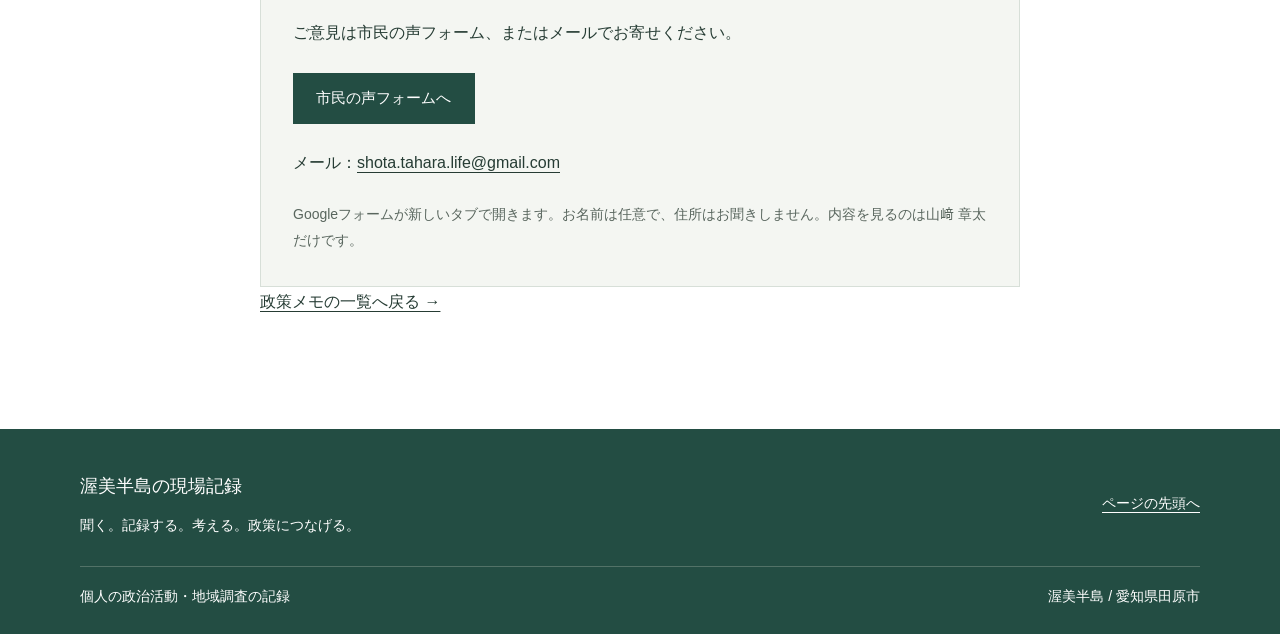
<file: policy-notes/jichikai-tebusoku/index.html>
<!doctype html>
<html lang="ja"><head>
  <meta charset="utf-8">
  <meta name="viewport" content="width=device-width, initial-scale=1">
  <title>自治会の担い手不足：市の仕事を自治会に任せすぎていないか | 政策メモ | 渥美半島の現場記録</title>
  <meta name="description" content="他市の発信をきっかけに、田原市の資料で自治会の担い手不足を確かめました。市が依頼している業務、加入率、運営の課題と、いまの考えを記します。">
  <meta name="theme-color" content="#234d43">
  <link rel="canonical" href="https://twinfufu.github.io/atsumi-field-notes/policy-notes/jichikai-tebusoku/">
  <meta property="og:type" content="article">
  <meta property="og:locale" content="ja_JP">
  <meta property="og:site_name" content="渥美半島の現場記録">
  <meta property="og:title" content="自治会の担い手不足：市の仕事を自治会に任せすぎていないか | 渥美半島の現場記録">
  <meta property="og:description" content="他市の発信をきっかけに、田原市の資料で自治会の担い手不足を確かめました。市が依頼している業務、加入率、運営の課題と、いまの考えを記します。">
  <meta property="og:url" content="https://twinfufu.github.io/atsumi-field-notes/policy-notes/jichikai-tebusoku/">
  <link rel="icon" type="image/svg+xml" href="data:image/svg+xml,%3Csvg xmlns='http://www.w3.org/2000/svg' viewBox='0 0 32 32'%3E%3Crect width='32' height='32' rx='7' fill='%23234d43'/%3E%3Cpath d='M7 8h18M7 15h12M7 22h18' stroke='%23fff' stroke-width='2'/%3E%3C/svg%3E">
  <link rel="stylesheet" href="../../styles.css">
  <script src="../../script.js" defer></script>
</head><body>
  <a class="skip-link" href="#main">本文へ移動</a>
  <header id="top" class="site-header">
    <div class="container header-inner">
      <a class="brand" href="../../" aria-label="渥美半島の現場記録 ホーム">
        <span class="brand-mark" aria-hidden="true"><span></span><span></span><span></span></span>
        <span>渥美半島の現場記録</span>
      </a>
      <button class="menu-toggle" type="button" aria-controls="site-nav" aria-expanded="false" hidden>メニュー</button>
      <nav id="site-nav" class="site-nav" aria-label="メインナビゲーション">
        <a href="../../#about">活動について</a>
        <a href="../../#themes">調査テーマ</a>
        <a href="../../projects/">地域プロジェクト</a>
        <a href="../../voices/">市民の声</a>
        <a href="../../policy-notes/" aria-current="page">政策メモ</a>
        <a href="../../#records">現場記録</a>
        <a href="../../#process">政策を作る方法</a>
        <a href="../../#contact">連絡先</a>
      </nav>
    </div>
  </header>
<main id="main" tabindex="-1" class="section container project-page">
  <nav class="breadcrumbs" aria-label="パンくず"><a href="../../">ホーム</a> / <a href="../../policy-notes/">政策メモ</a></nav>
<article class="project-detail record-article">
  <header>
    <span class="status" data-status="thinking">現在の考え</span>
    <h1>自治会の担い手不足：市の仕事を自治会に任せすぎていないか</h1>
    <p class="section-number">政策メモ</p>
    <p class="small-note">掲載日：2026年11月16日 / 個人による資料確認と現在の考え</p>
  </header>

  <aside class="policy-note" aria-label="この記事について">
    <p>この記事は、公開されている市の資料を確認したうえでの、個人の政策メモです。決定した政策・公約ではありません。</p>
    <p>資料で確認できたことと、いまの考えを分けて書いています。</p>
  </aside>

  <section aria-labelledby="trigger">
    <h2 id="trigger">きっかけ</h2>
    <p>他市（大和市）の市議さんが、「自治会の担い手不足がかなり深刻化してます」と発信しているのを見ました。</p>
    <p>田原市でも同じことが言えるのか。まずは市の資料で、自治会にどんな仕事が任され、加入や運営がどう書かれているかを確かめてみました。</p>
  </section>

  <section aria-labelledby="facts">
    <h2 id="facts">田原市の資料でわかったこと</h2>
    <p><span class="status" data-status="verified">事実確認済み</span></p>
    <p>ここからは、市の公開資料に書かれている内容だけを記します。</p>

    <h3>市が自治会に依頼している業務</h3>
    <p>広報たはら（令和7年5月号）では、市は自治会に「市民生活に関わるさまざまな業務」を依頼していると書かれています。</p>
    <p>例として挙げられているのは、次のようなものです。</p>
    <ul class="research-list">
      <li>広報・回覧の配布</li>
      <li>草刈り・清掃</li>
      <li>自主防災</li>
      <li>交通安全</li>
      <li>防犯</li>
      <li>ごみステーションの管理</li>
      <li>意見・要望のとりまとめ</li>
    </ul>
    <p class="small-note">出典：<a href="https://www.city.tahara.aichi.jp/_res/projects/default_project/_page_/001/011/920/koho202505/0705-2/tahara2505-02.pdf" rel="noopener noreferrer">広報たはら 令和7年5月号（PDF）</a></p>

    <h3>加入率</h3>
    <p>自治会の加入率は、令和元年度で84.4%です。アパートの多い中心部で下がっている、と書かれています。</p>
    <p class="small-note">出典：<a href="https://www.city.tahara.aichi.jp/_res/projects/default_project/_page_/001/001/050/houshinr6.pdf" rel="noopener noreferrer">田原市 市民協働まちづくり方針（PDF）</a></p>

    <h3>運営の仕組みと課題</h3>
    <p>市は、20のコミュニティ協議会と106の地区自治会の2層で運営されています。</p>
    <p>総合計画では、加入率の低下と、役員の高齢化・固定化が課題とされています。</p>
    <p class="small-note">出典：<a href="https://www.city.tahara.aichi.jp/_res/projects/default_project/_page_/001/010/774/2sokei.pdf" rel="noopener noreferrer">田原市 総合計画（PDF）</a></p>
  </section>

  <section aria-labelledby="thinking">
    <h2 id="thinking">いまの考え</h2>
    <p><span class="status" data-status="thinking">現在の考え</span></p>
    <p>ここからは、資料を見たうえでの、山﨑 章太の考えです。</p>
    <p>市が本来やる仕事を、自治会に任せすぎてきたことが、担い手不足の一因になっているのではないか、と感じています。</p>
    <p>見守りや声かけを、自治会の善意だけに頼るのではなく、市が自分の仕事として責任を持つ。「市から声をかける福祉」につなげていきたい、と思っています。</p>
    <p class="small-note">これは意見です。現場の聞き取りや、より新しい資料で、これから確かめていきます。</p>
  </section>

  <section aria-labelledby="unknown">
    <h2 id="unknown">まだわからないこと</h2>
    <p><span class="status" data-status="investigating">調査中</span></p>
    <p>令和元年度より新しい加入率は、まだ確認できていません。</p>
    <p>役員の負担がどれくらいか（時間や会合の回数）も、資料だけではわかりませんでした。</p>
    <p>これから地域の集まりで、「自治会の役、どれくらい大変ですか」と聞いていきます。</p>
  </section>

  <section aria-labelledby="sources">
    <h2 id="sources">出典</h2>
    <ul class="research-list">
      <li><a href="https://www.city.tahara.aichi.jp/_res/projects/default_project/_page_/001/011/920/koho202505/0705-2/tahara2505-02.pdf" rel="noopener noreferrer">広報たはら 令和7年5月号</a></li>
      <li><a href="https://www.city.tahara.aichi.jp/_res/projects/default_project/_page_/001/001/050/houshinr6.pdf" rel="noopener noreferrer">田原市 市民協働まちづくり方針</a></li>
      <li><a href="https://www.city.tahara.aichi.jp/_res/projects/default_project/_page_/001/010/774/2sokei.pdf" rel="noopener noreferrer">田原市 総合計画</a></li>
    </ul>
  </section>

  <aside class="policy-note voice-cta" aria-label="ご意見の送り先">
    <p>ご意見は市民の声フォーム、またはメールでお寄せください。</p>
    <p><a class="button" href="https://docs.google.com/forms/d/e/1FAIpQLSf4ime8RMCnebrRIaUhPeCG70YkbBqGc_gQ9AKfj_lCocE6ng/viewform" target="_blank" rel="noopener noreferrer">市民の声フォームへ</a></p>
    <p>メール：<a href="mailto:shota.tahara.life@gmail.com">shota.tahara.life@gmail.com</a></p>
    <p class="small-note">Googleフォームが新しいタブで開きます。お名前は任意で、住所はお聞きしません。内容を見るのは山﨑 章太だけです。</p>
  </aside>

  <p><a href="../">政策メモの一覧へ戻る →</a></p>
</article>
</main>
  <footer class="site-footer">
    <div class="container footer-inner"><div><p class="footer-title">渥美半島の現場記録</p><p>聞く。記録する。考える。政策につなげる。</p></div><a href="#top">ページの先頭へ</a></div>
    <div class="container footer-bottom"><p>個人の政治活動・地域調査の記録</p><p>渥美半島 / 愛知県田原市</p></div>
  </footer>
</body></html>
</file>
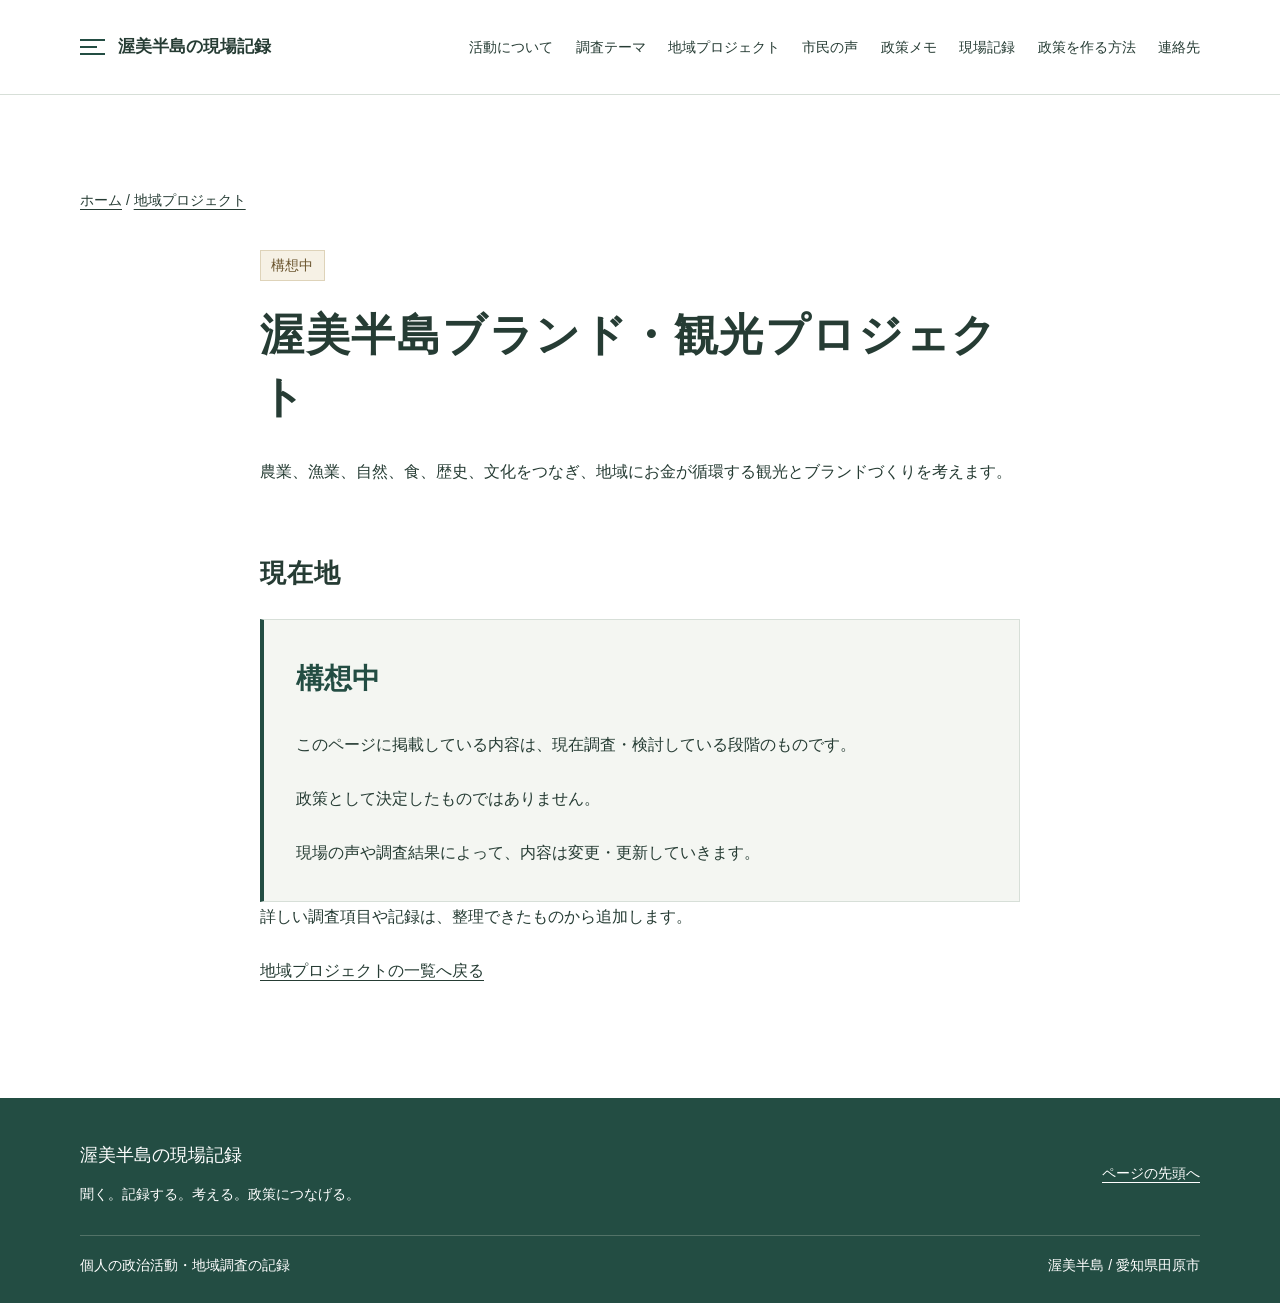
<file: projects/brand-tourism/index.html>
<!doctype html>
<html lang="ja"><head>
  <meta charset="utf-8">
  <meta name="viewport" content="width=device-width, initial-scale=1">
  <title>渥美半島ブランド・観光プロジェクト | 渥美半島の現場記録</title>
  <meta name="description" content="農業、漁業、自然、食、歴史、文化をつなぎ、地域にお金が循環する観光とブランドづくりを考えます。 現在地：構想中。">
  <meta name="theme-color" content="#234d43">
  <link rel="canonical" href="https://twinfufu.github.io/atsumi-field-notes/projects/brand-tourism/">
  <meta property="og:type" content="website">
  <meta property="og:locale" content="ja_JP">
  <meta property="og:site_name" content="渥美半島の現場記録">
  <meta property="og:title" content="渥美半島ブランド・観光プロジェクト | 渥美半島の現場記録">
  <meta property="og:description" content="農業、漁業、自然、食、歴史、文化をつなぎ、地域にお金が循環する観光とブランドづくりを考えます。 現在地：構想中。">
  <meta property="og:url" content="https://twinfufu.github.io/atsumi-field-notes/projects/brand-tourism/">
  <link rel="icon" type="image/svg+xml" href="data:image/svg+xml,%3Csvg xmlns='http://www.w3.org/2000/svg' viewBox='0 0 32 32'%3E%3Crect width='32' height='32' rx='7' fill='%23234d43'/%3E%3Cpath d='M7 8h18M7 15h12M7 22h18' stroke='%23fff' stroke-width='2'/%3E%3C/svg%3E">
  <link rel="stylesheet" href="../../styles.css">
  <script src="../../script.js" defer></script>
</head><body>
  <a class="skip-link" href="#main">本文へ移動</a>
  <header id="top" class="site-header">
    <div class="container header-inner">
      <a class="brand" href="../../" aria-label="渥美半島の現場記録 ホーム">
        <span class="brand-mark" aria-hidden="true"><span></span><span></span><span></span></span>
        <span>渥美半島の現場記録</span>
      </a>
      <button class="menu-toggle" type="button" aria-controls="site-nav" aria-expanded="false" hidden>メニュー</button>
      <nav id="site-nav" class="site-nav" aria-label="メインナビゲーション">
        <a href="../../#about">活動について</a>
        <a href="../../#themes">調査テーマ</a>
        <a href="../../projects/">地域プロジェクト</a>
        <a href="../../voices/">市民の声</a>
        <a href="../../policy-notes/">政策メモ</a>
        <a href="../../#records">現場記録</a>
        <a href="../../#process">政策を作る方法</a>
        <a href="../../#contact">連絡先</a>
      </nav>
    </div>
  </header>
<main id="main" tabindex="-1" class="section container project-page">
  <nav class="breadcrumbs" aria-label="パンくず"><a href="../../">ホーム</a> / <a href="../../projects/">地域プロジェクト</a></nav>
<article class="project-detail"><header><span class="status" data-status="thinking">構想中</span><h1>渥美半島ブランド・観光プロジェクト</h1><p>農業、漁業、自然、食、歴史、文化をつなぎ、地域にお金が循環する観光とブランドづくりを考えます。</p></header><section aria-labelledby="stage"><h2 id="stage">現在地</h2><div class="current-stage"><p class="current-stage-title">構想中</p><p>このページに掲載している内容は、現在調査・検討している段階のものです。</p><p>政策として決定したものではありません。</p><p>現場の声や調査結果によって、内容は変更・更新していきます。</p></div><p>詳しい調査項目や記録は、整理できたものから追加します。</p></section><p><a href="../">地域プロジェクトの一覧へ戻る</a></p></article>
</main>
  <footer class="site-footer">
    <div class="container footer-inner"><div><p class="footer-title">渥美半島の現場記録</p><p>聞く。記録する。考える。政策につなげる。</p></div><a href="#top">ページの先頭へ</a></div>
    <div class="container footer-bottom"><p>個人の政治活動・地域調査の記録</p><p>渥美半島 / 愛知県田原市</p></div>
  </footer>
</body></html>
</file>
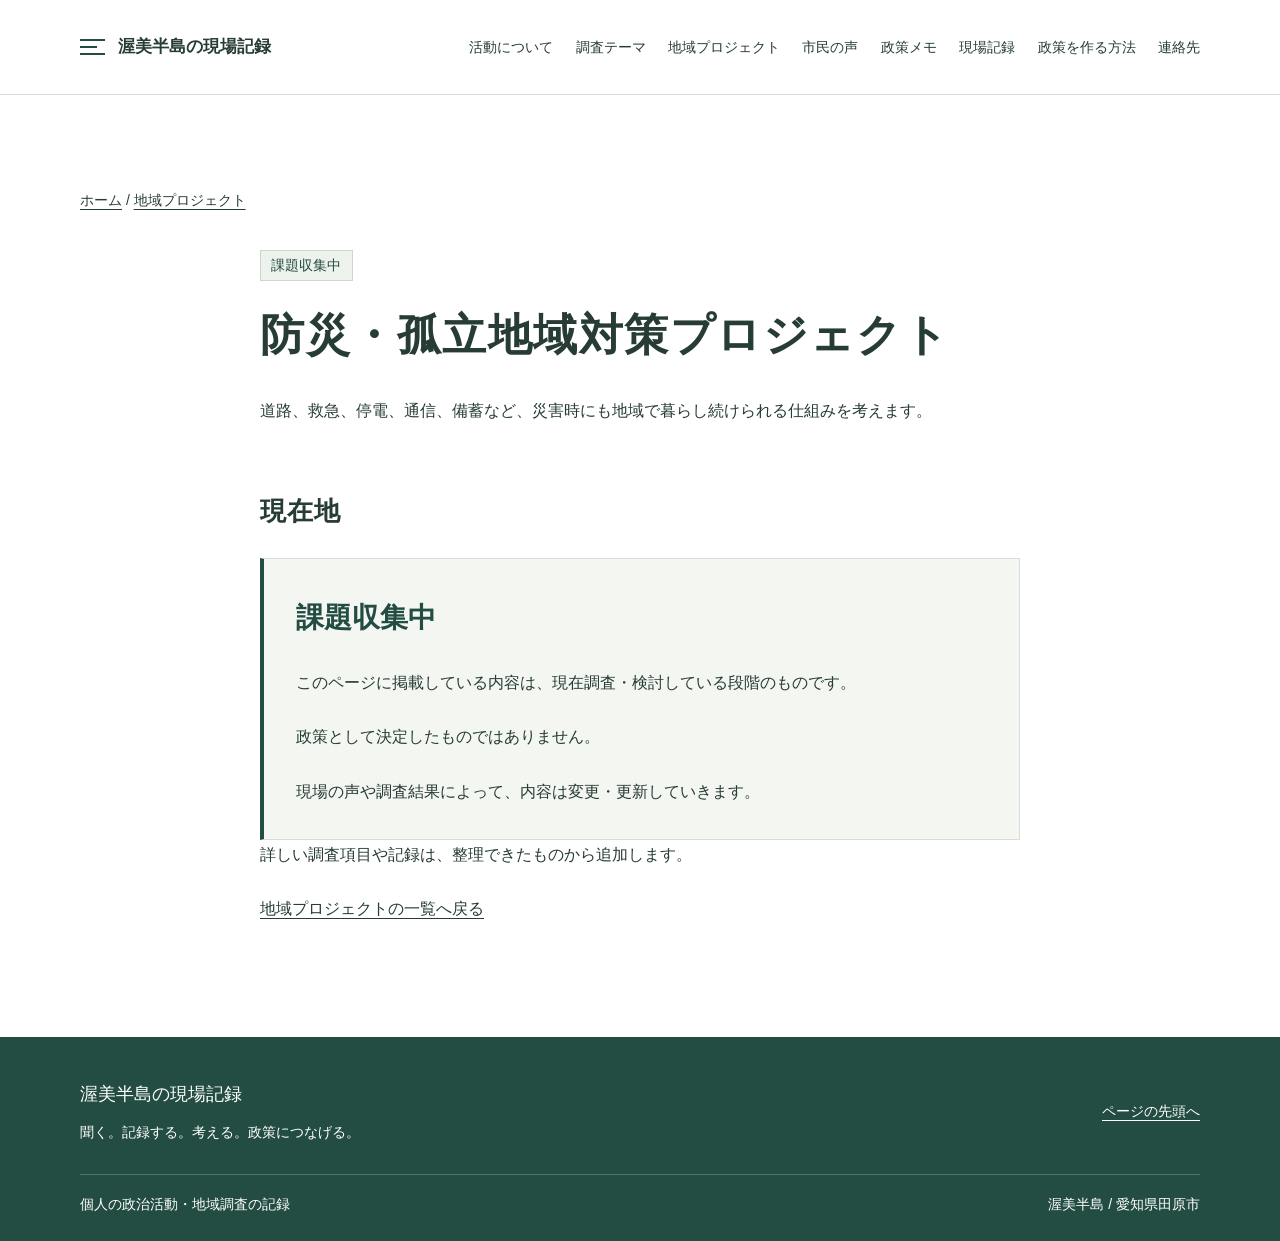
<file: projects/disaster-resilience/index.html>
<!doctype html>
<html lang="ja"><head>
  <meta charset="utf-8">
  <meta name="viewport" content="width=device-width, initial-scale=1">
  <title>防災・孤立地域対策プロジェクト | 渥美半島の現場記録</title>
  <meta name="description" content="道路、救急、停電、通信、備蓄など、災害時にも地域で暮らし続けられる仕組みを考えます。 現在地：課題収集中。">
  <meta name="theme-color" content="#234d43">
  <link rel="canonical" href="https://twinfufu.github.io/atsumi-field-notes/projects/disaster-resilience/">
  <meta property="og:type" content="website">
  <meta property="og:locale" content="ja_JP">
  <meta property="og:site_name" content="渥美半島の現場記録">
  <meta property="og:title" content="防災・孤立地域対策プロジェクト | 渥美半島の現場記録">
  <meta property="og:description" content="道路、救急、停電、通信、備蓄など、災害時にも地域で暮らし続けられる仕組みを考えます。 現在地：課題収集中。">
  <meta property="og:url" content="https://twinfufu.github.io/atsumi-field-notes/projects/disaster-resilience/">
  <link rel="icon" type="image/svg+xml" href="data:image/svg+xml,%3Csvg xmlns='http://www.w3.org/2000/svg' viewBox='0 0 32 32'%3E%3Crect width='32' height='32' rx='7' fill='%23234d43'/%3E%3Cpath d='M7 8h18M7 15h12M7 22h18' stroke='%23fff' stroke-width='2'/%3E%3C/svg%3E">
  <link rel="stylesheet" href="../../styles.css">
  <script src="../../script.js" defer></script>
</head><body>
  <a class="skip-link" href="#main">本文へ移動</a>
  <header id="top" class="site-header">
    <div class="container header-inner">
      <a class="brand" href="../../" aria-label="渥美半島の現場記録 ホーム">
        <span class="brand-mark" aria-hidden="true"><span></span><span></span><span></span></span>
        <span>渥美半島の現場記録</span>
      </a>
      <button class="menu-toggle" type="button" aria-controls="site-nav" aria-expanded="false" hidden>メニュー</button>
      <nav id="site-nav" class="site-nav" aria-label="メインナビゲーション">
        <a href="../../#about">活動について</a>
        <a href="../../#themes">調査テーマ</a>
        <a href="../../projects/">地域プロジェクト</a>
        <a href="../../voices/">市民の声</a>
        <a href="../../policy-notes/">政策メモ</a>
        <a href="../../#records">現場記録</a>
        <a href="../../#process">政策を作る方法</a>
        <a href="../../#contact">連絡先</a>
      </nav>
    </div>
  </header>
<main id="main" tabindex="-1" class="section container project-page">
  <nav class="breadcrumbs" aria-label="パンくず"><a href="../../">ホーム</a> / <a href="../../projects/">地域プロジェクト</a></nav>
<article class="project-detail"><header><span class="status" data-status="investigating">課題収集中</span><h1>防災・孤立地域対策プロジェクト</h1><p>道路、救急、停電、通信、備蓄など、災害時にも地域で暮らし続けられる仕組みを考えます。</p></header><section aria-labelledby="stage"><h2 id="stage">現在地</h2><div class="current-stage"><p class="current-stage-title">課題収集中</p><p>このページに掲載している内容は、現在調査・検討している段階のものです。</p><p>政策として決定したものではありません。</p><p>現場の声や調査結果によって、内容は変更・更新していきます。</p></div><p>詳しい調査項目や記録は、整理できたものから追加します。</p></section><p><a href="../">地域プロジェクトの一覧へ戻る</a></p></article>
</main>
  <footer class="site-footer">
    <div class="container footer-inner"><div><p class="footer-title">渥美半島の現場記録</p><p>聞く。記録する。考える。政策につなげる。</p></div><a href="#top">ページの先頭へ</a></div>
    <div class="container footer-bottom"><p>個人の政治活動・地域調査の記録</p><p>渥美半島 / 愛知県田原市</p></div>
  </footer>
</body></html>
</file>
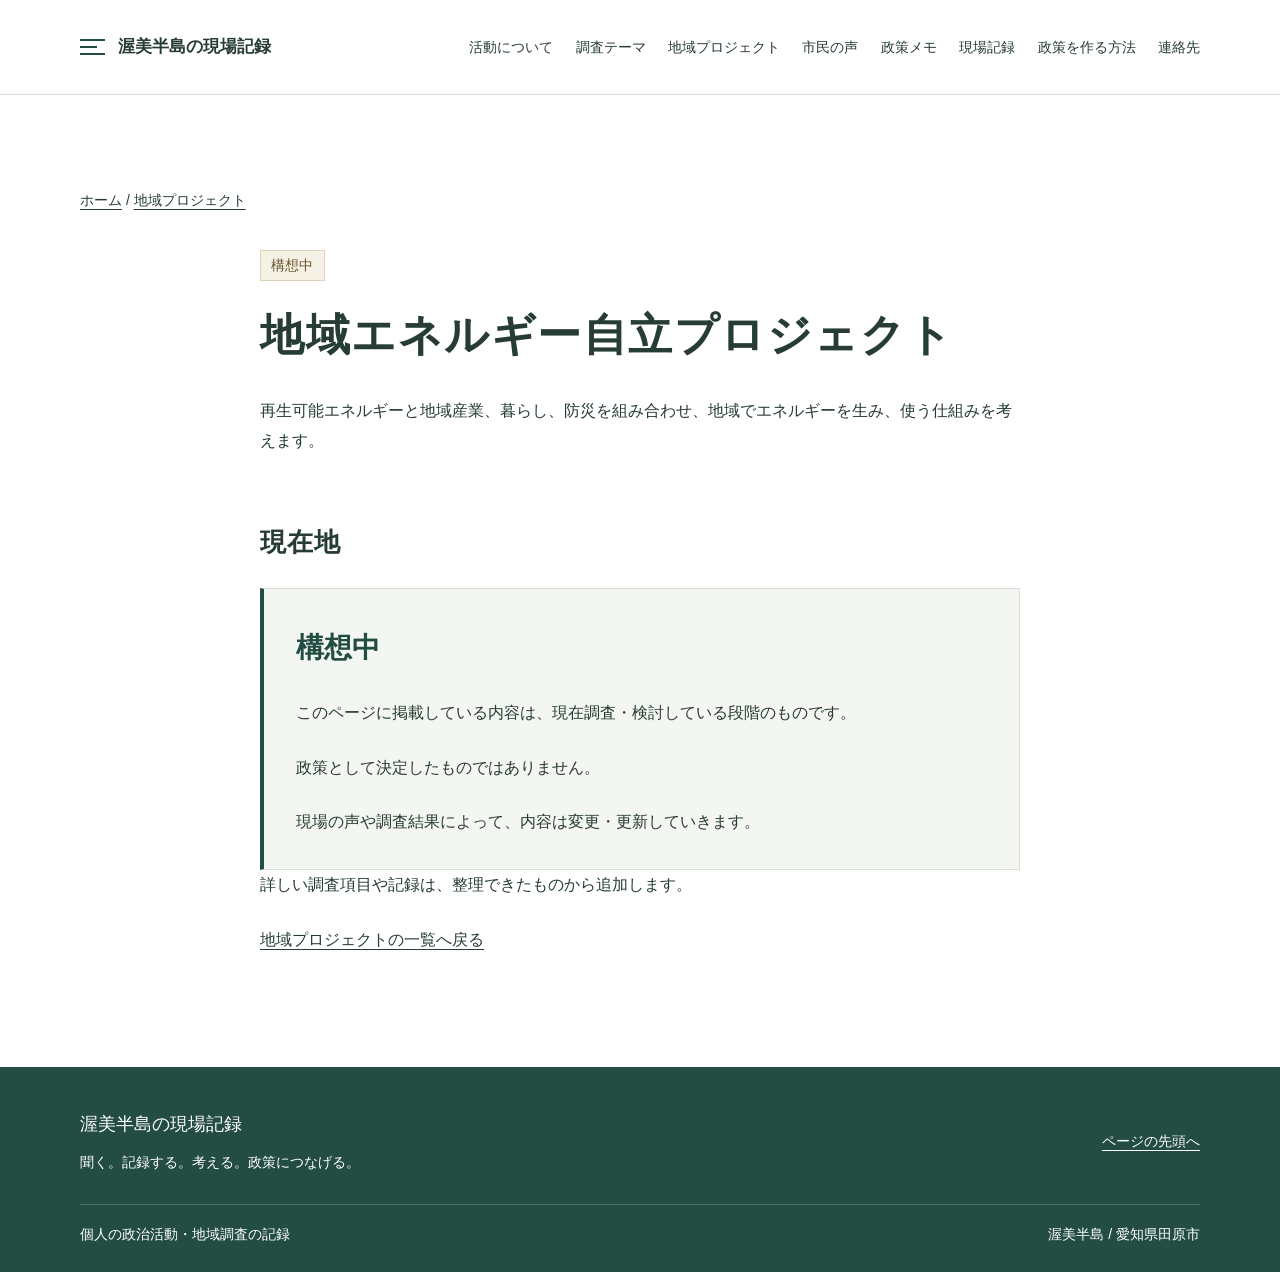
<file: projects/energy/index.html>
<!doctype html>
<html lang="ja"><head>
  <meta charset="utf-8">
  <meta name="viewport" content="width=device-width, initial-scale=1">
  <title>地域エネルギー自立プロジェクト | 渥美半島の現場記録</title>
  <meta name="description" content="再生可能エネルギーと地域産業、暮らし、防災を組み合わせ、地域でエネルギーを生み、使う仕組みを考えます。 現在地：構想中。">
  <meta name="theme-color" content="#234d43">
  <link rel="canonical" href="https://twinfufu.github.io/atsumi-field-notes/projects/energy/">
  <meta property="og:type" content="website">
  <meta property="og:locale" content="ja_JP">
  <meta property="og:site_name" content="渥美半島の現場記録">
  <meta property="og:title" content="地域エネルギー自立プロジェクト | 渥美半島の現場記録">
  <meta property="og:description" content="再生可能エネルギーと地域産業、暮らし、防災を組み合わせ、地域でエネルギーを生み、使う仕組みを考えます。 現在地：構想中。">
  <meta property="og:url" content="https://twinfufu.github.io/atsumi-field-notes/projects/energy/">
  <link rel="icon" type="image/svg+xml" href="data:image/svg+xml,%3Csvg xmlns='http://www.w3.org/2000/svg' viewBox='0 0 32 32'%3E%3Crect width='32' height='32' rx='7' fill='%23234d43'/%3E%3Cpath d='M7 8h18M7 15h12M7 22h18' stroke='%23fff' stroke-width='2'/%3E%3C/svg%3E">
  <link rel="stylesheet" href="../../styles.css">
  <script src="../../script.js" defer></script>
</head><body>
  <a class="skip-link" href="#main">本文へ移動</a>
  <header id="top" class="site-header">
    <div class="container header-inner">
      <a class="brand" href="../../" aria-label="渥美半島の現場記録 ホーム">
        <span class="brand-mark" aria-hidden="true"><span></span><span></span><span></span></span>
        <span>渥美半島の現場記録</span>
      </a>
      <button class="menu-toggle" type="button" aria-controls="site-nav" aria-expanded="false" hidden>メニュー</button>
      <nav id="site-nav" class="site-nav" aria-label="メインナビゲーション">
        <a href="../../#about">活動について</a>
        <a href="../../#themes">調査テーマ</a>
        <a href="../../projects/">地域プロジェクト</a>
        <a href="../../voices/">市民の声</a>
        <a href="../../policy-notes/">政策メモ</a>
        <a href="../../#records">現場記録</a>
        <a href="../../#process">政策を作る方法</a>
        <a href="../../#contact">連絡先</a>
      </nav>
    </div>
  </header>
<main id="main" tabindex="-1" class="section container project-page">
  <nav class="breadcrumbs" aria-label="パンくず"><a href="../../">ホーム</a> / <a href="../../projects/">地域プロジェクト</a></nav>
<article class="project-detail"><header><span class="status" data-status="thinking">構想中</span><h1>地域エネルギー自立プロジェクト</h1><p>再生可能エネルギーと地域産業、暮らし、防災を組み合わせ、地域でエネルギーを生み、使う仕組みを考えます。</p></header><section aria-labelledby="stage"><h2 id="stage">現在地</h2><div class="current-stage"><p class="current-stage-title">構想中</p><p>このページに掲載している内容は、現在調査・検討している段階のものです。</p><p>政策として決定したものではありません。</p><p>現場の声や調査結果によって、内容は変更・更新していきます。</p></div><p>詳しい調査項目や記録は、整理できたものから追加します。</p></section><p><a href="../">地域プロジェクトの一覧へ戻る</a></p></article>
</main>
  <footer class="site-footer">
    <div class="container footer-inner"><div><p class="footer-title">渥美半島の現場記録</p><p>聞く。記録する。考える。政策につなげる。</p></div><a href="#top">ページの先頭へ</a></div>
    <div class="container footer-bottom"><p>個人の政治活動・地域調査の記録</p><p>渥美半島 / 愛知県田原市</p></div>
  </footer>
</body></html>
</file>
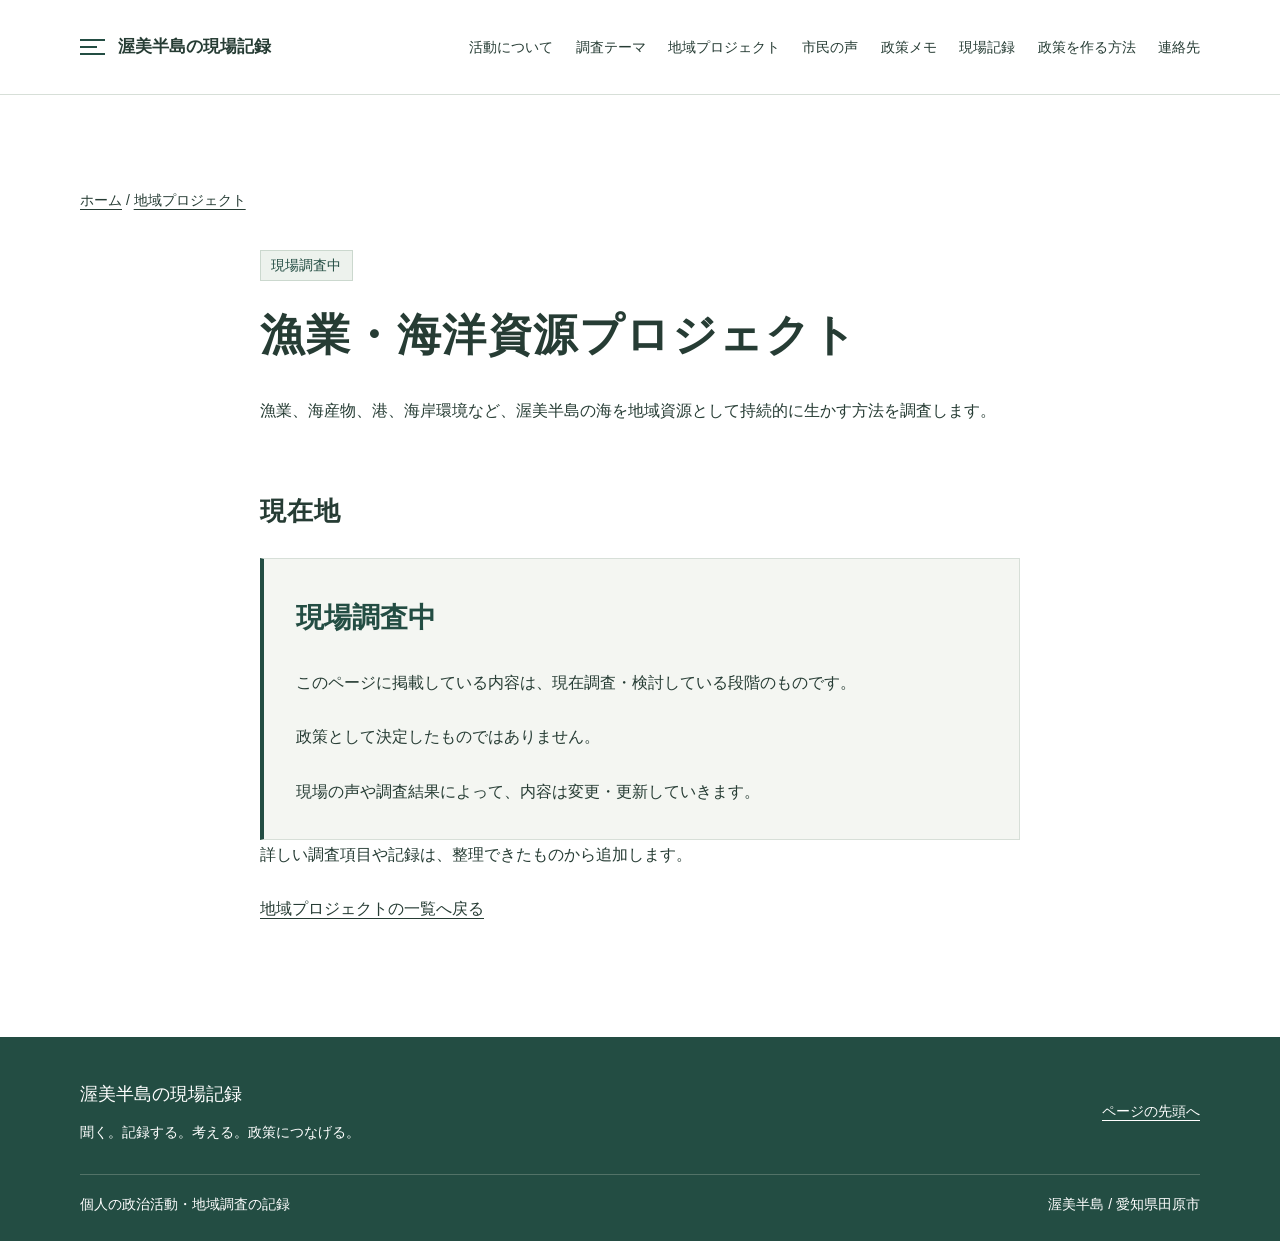
<file: projects/fisheries/index.html>
<!doctype html>
<html lang="ja"><head>
  <meta charset="utf-8">
  <meta name="viewport" content="width=device-width, initial-scale=1">
  <title>漁業・海洋資源プロジェクト | 渥美半島の現場記録</title>
  <meta name="description" content="漁業、海産物、港、海岸環境など、渥美半島の海を地域資源として持続的に生かす方法を調査します。 現在地：現場調査中。">
  <meta name="theme-color" content="#234d43">
  <link rel="canonical" href="https://twinfufu.github.io/atsumi-field-notes/projects/fisheries/">
  <meta property="og:type" content="website">
  <meta property="og:locale" content="ja_JP">
  <meta property="og:site_name" content="渥美半島の現場記録">
  <meta property="og:title" content="漁業・海洋資源プロジェクト | 渥美半島の現場記録">
  <meta property="og:description" content="漁業、海産物、港、海岸環境など、渥美半島の海を地域資源として持続的に生かす方法を調査します。 現在地：現場調査中。">
  <meta property="og:url" content="https://twinfufu.github.io/atsumi-field-notes/projects/fisheries/">
  <link rel="icon" type="image/svg+xml" href="data:image/svg+xml,%3Csvg xmlns='http://www.w3.org/2000/svg' viewBox='0 0 32 32'%3E%3Crect width='32' height='32' rx='7' fill='%23234d43'/%3E%3Cpath d='M7 8h18M7 15h12M7 22h18' stroke='%23fff' stroke-width='2'/%3E%3C/svg%3E">
  <link rel="stylesheet" href="../../styles.css">
  <script src="../../script.js" defer></script>
</head><body>
  <a class="skip-link" href="#main">本文へ移動</a>
  <header id="top" class="site-header">
    <div class="container header-inner">
      <a class="brand" href="../../" aria-label="渥美半島の現場記録 ホーム">
        <span class="brand-mark" aria-hidden="true"><span></span><span></span><span></span></span>
        <span>渥美半島の現場記録</span>
      </a>
      <button class="menu-toggle" type="button" aria-controls="site-nav" aria-expanded="false" hidden>メニュー</button>
      <nav id="site-nav" class="site-nav" aria-label="メインナビゲーション">
        <a href="../../#about">活動について</a>
        <a href="../../#themes">調査テーマ</a>
        <a href="../../projects/">地域プロジェクト</a>
        <a href="../../voices/">市民の声</a>
        <a href="../../policy-notes/">政策メモ</a>
        <a href="../../#records">現場記録</a>
        <a href="../../#process">政策を作る方法</a>
        <a href="../../#contact">連絡先</a>
      </nav>
    </div>
  </header>
<main id="main" tabindex="-1" class="section container project-page">
  <nav class="breadcrumbs" aria-label="パンくず"><a href="../../">ホーム</a> / <a href="../../projects/">地域プロジェクト</a></nav>
<article class="project-detail"><header><span class="status" data-status="investigating">現場調査中</span><h1>漁業・海洋資源プロジェクト</h1><p>漁業、海産物、港、海岸環境など、渥美半島の海を地域資源として持続的に生かす方法を調査します。</p></header><section aria-labelledby="stage"><h2 id="stage">現在地</h2><div class="current-stage"><p class="current-stage-title">現場調査中</p><p>このページに掲載している内容は、現在調査・検討している段階のものです。</p><p>政策として決定したものではありません。</p><p>現場の声や調査結果によって、内容は変更・更新していきます。</p></div><p>詳しい調査項目や記録は、整理できたものから追加します。</p></section><p><a href="../">地域プロジェクトの一覧へ戻る</a></p></article>
</main>
  <footer class="site-footer">
    <div class="container footer-inner"><div><p class="footer-title">渥美半島の現場記録</p><p>聞く。記録する。考える。政策につなげる。</p></div><a href="#top">ページの先頭へ</a></div>
    <div class="container footer-bottom"><p>個人の政治活動・地域調査の記録</p><p>渥美半島 / 愛知県田原市</p></div>
  </footer>
</body></html>
</file>
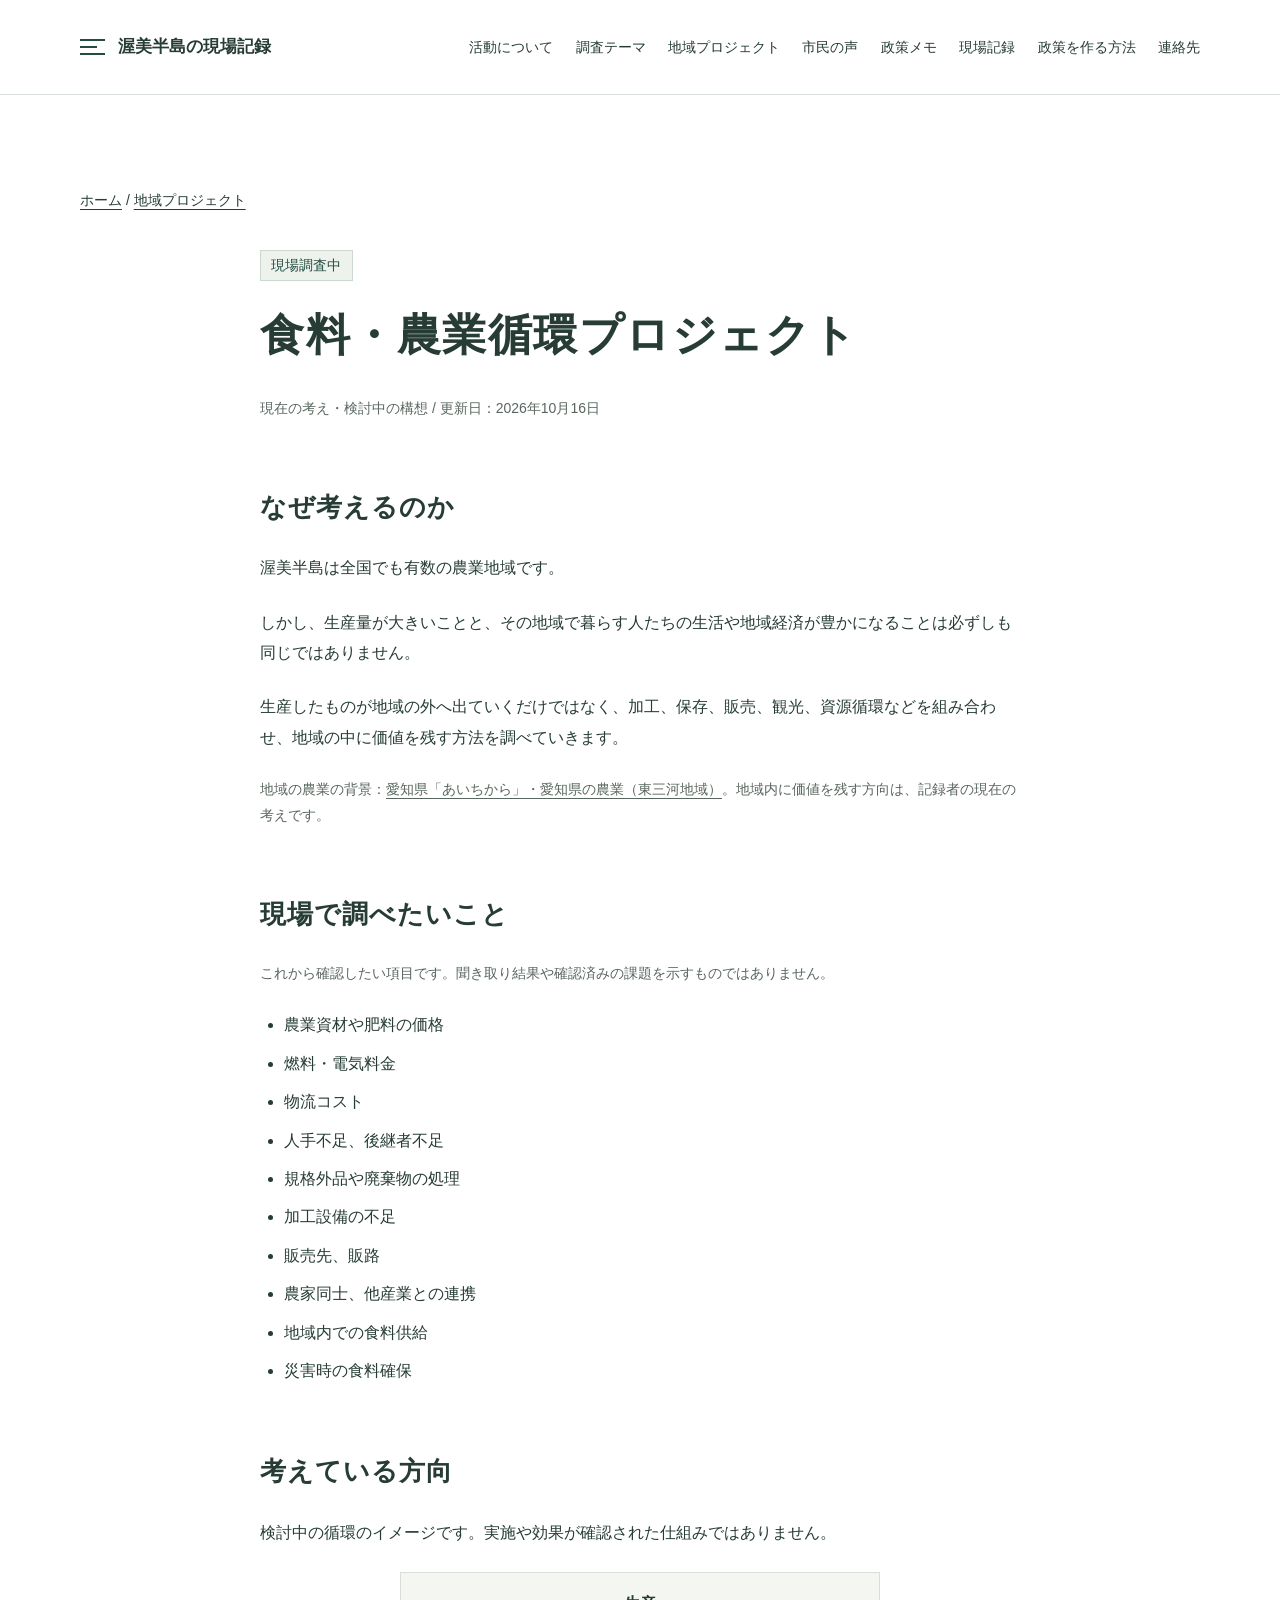
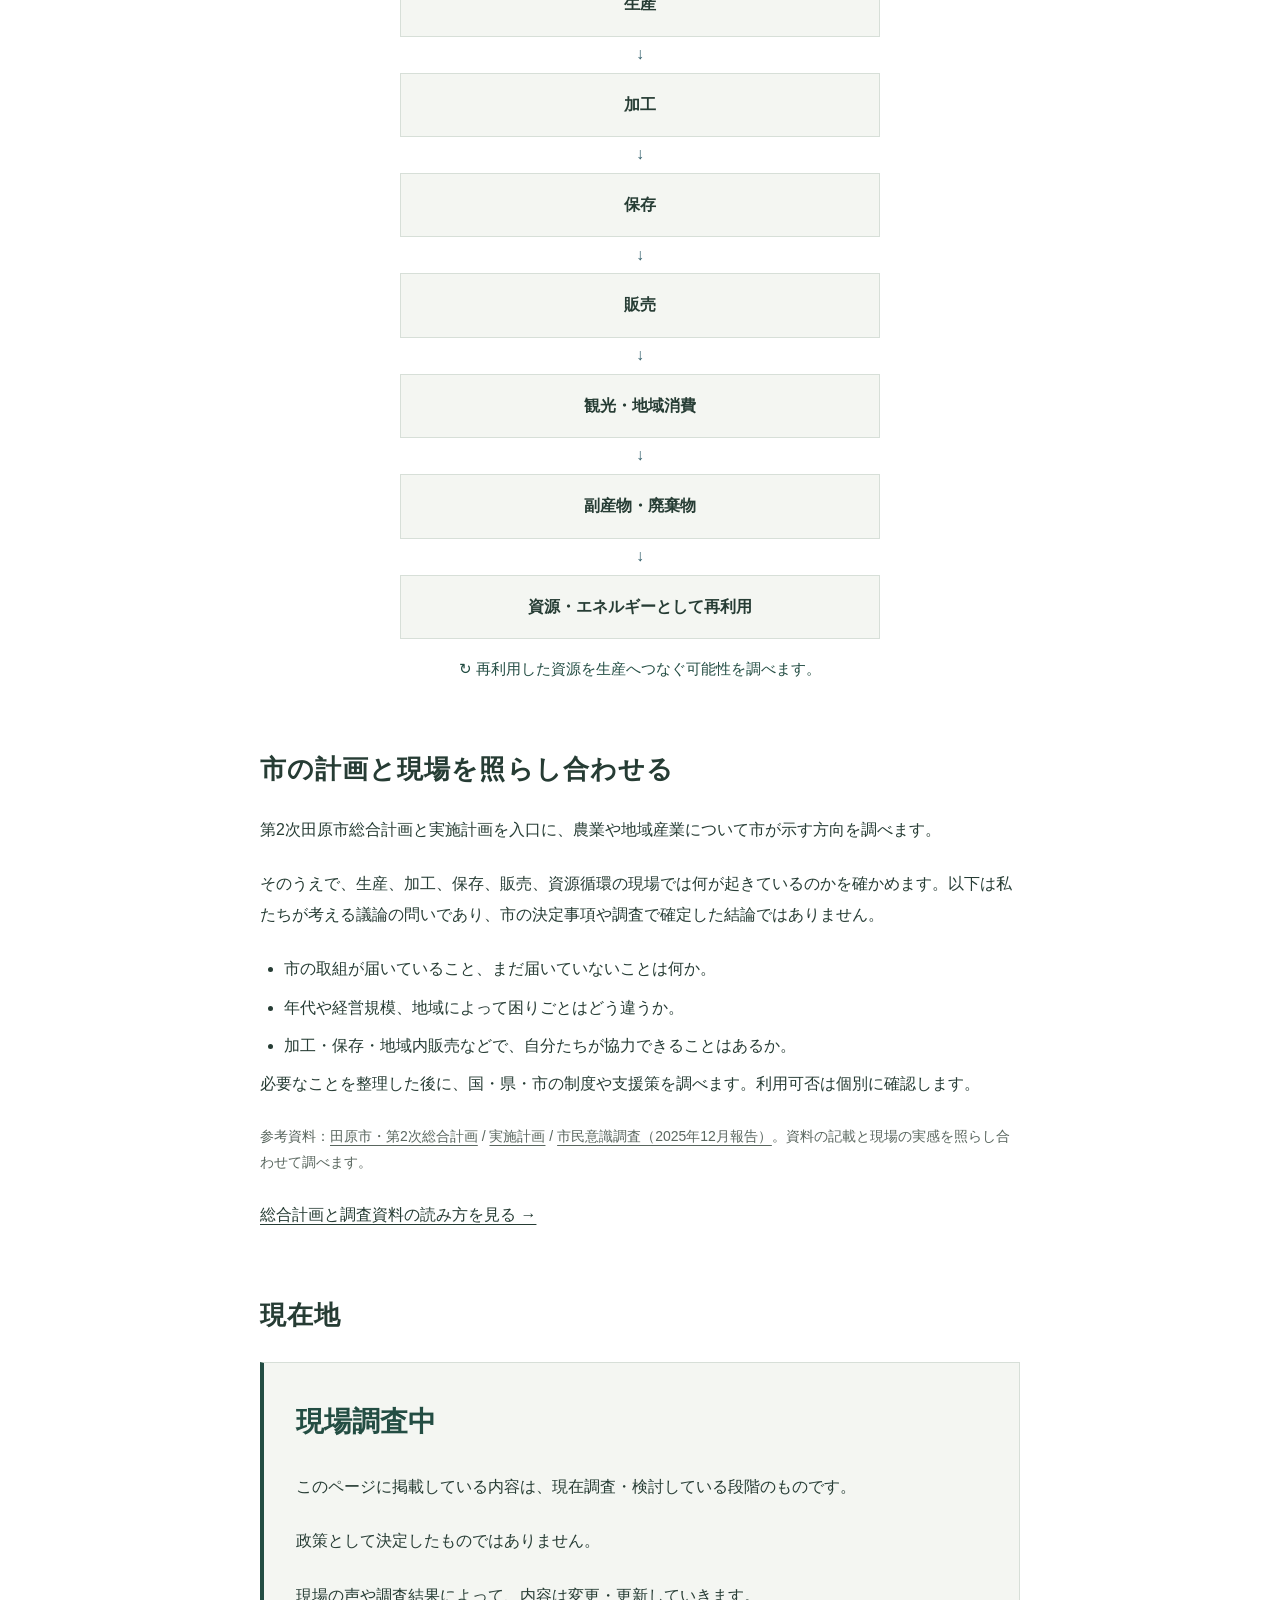
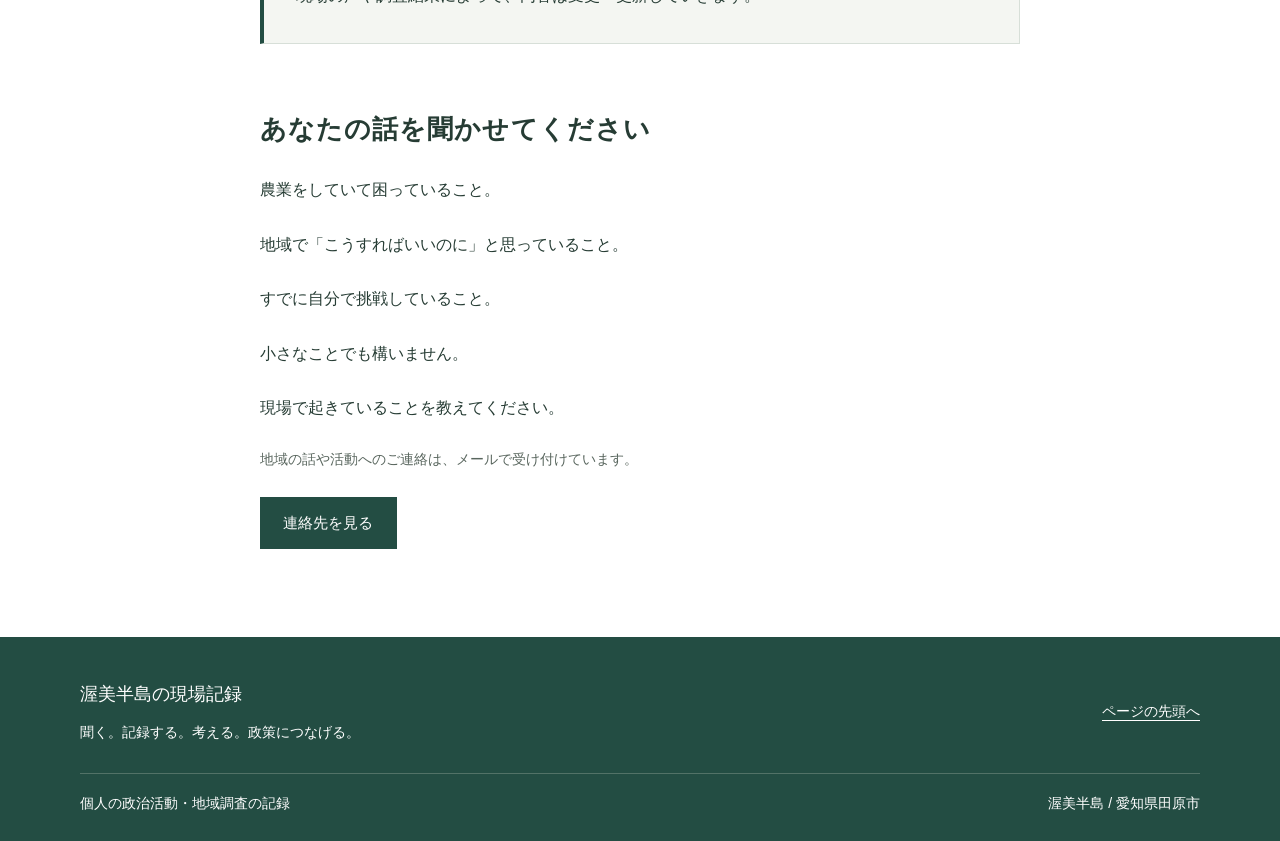
<file: projects/food-agriculture/index.html>
<!doctype html>
<html lang="ja"><head>
  <meta charset="utf-8">
  <meta name="viewport" content="width=device-width, initial-scale=1">
  <title>食料・農業循環プロジェクト | 渥美半島の現場記録</title>
  <meta name="description" content="生産・加工・保存・販売・観光・資源循環をつなぐ可能性を調査します。食料・農業循環プロジェクトは現場調査中です。">
  <meta name="theme-color" content="#234d43">
  <link rel="canonical" href="https://twinfufu.github.io/atsumi-field-notes/projects/food-agriculture/">
  <meta property="og:type" content="website">
  <meta property="og:locale" content="ja_JP">
  <meta property="og:site_name" content="渥美半島の現場記録">
  <meta property="og:title" content="食料・農業循環プロジェクト | 渥美半島の現場記録">
  <meta property="og:description" content="生産・加工・保存・販売・観光・資源循環をつなぐ可能性を調査します。食料・農業循環プロジェクトは現場調査中です。">
  <meta property="og:url" content="https://twinfufu.github.io/atsumi-field-notes/projects/food-agriculture/">
  <link rel="icon" type="image/svg+xml" href="data:image/svg+xml,%3Csvg xmlns='http://www.w3.org/2000/svg' viewBox='0 0 32 32'%3E%3Crect width='32' height='32' rx='7' fill='%23234d43'/%3E%3Cpath d='M7 8h18M7 15h12M7 22h18' stroke='%23fff' stroke-width='2'/%3E%3C/svg%3E">
  <link rel="stylesheet" href="../../styles.css">
  <script src="../../script.js" defer></script>
</head><body>
  <a class="skip-link" href="#main">本文へ移動</a>
  <header id="top" class="site-header">
    <div class="container header-inner">
      <a class="brand" href="../../" aria-label="渥美半島の現場記録 ホーム">
        <span class="brand-mark" aria-hidden="true"><span></span><span></span><span></span></span>
        <span>渥美半島の現場記録</span>
      </a>
      <button class="menu-toggle" type="button" aria-controls="site-nav" aria-expanded="false" hidden>メニュー</button>
      <nav id="site-nav" class="site-nav" aria-label="メインナビゲーション">
        <a href="../../#about">活動について</a>
        <a href="../../#themes">調査テーマ</a>
        <a href="../../projects/">地域プロジェクト</a>
        <a href="../../voices/">市民の声</a>
        <a href="../../policy-notes/">政策メモ</a>
        <a href="../../#records">現場記録</a>
        <a href="../../#process">政策を作る方法</a>
        <a href="../../#contact">連絡先</a>
      </nav>
    </div>
  </header>
<main id="main" tabindex="-1" class="section container project-page">
  <nav class="breadcrumbs" aria-label="パンくず"><a href="../../">ホーム</a> / <a href="../../projects/">地域プロジェクト</a></nav>
<article class="project-detail"><header><span class="status" data-status="investigating">現場調査中</span><h1>食料・農業循環プロジェクト</h1><p class="small-note">現在の考え・検討中の構想 / 更新日：2026年10月16日</p></header><section aria-labelledby="why"><h2 id="why">なぜ考えるのか</h2><p>渥美半島は全国でも有数の農業地域です。</p><p>しかし、生産量が大きいことと、その地域で暮らす人たちの生活や地域経済が豊かになることは必ずしも同じではありません。</p><p>生産したものが地域の外へ出ていくだけではなく、加工、保存、販売、観光、資源循環などを組み合わせ、地域の中に価値を残す方法を調べていきます。</p><p class="small-note">地域の農業の背景：<a href="https://aichikara.pref.aichi.jp/aichi-agriculture/">愛知県「あいちから」・愛知県の農業（東三河地域）</a>。地域内に価値を残す方向は、記録者の現在の考えです。</p></section><section aria-labelledby="questions"><h2 id="questions">現場で調べたいこと</h2><p class="small-note">これから確認したい項目です。聞き取り結果や確認済みの課題を示すものではありません。</p><ul class="research-list"><li>農業資材や肥料の価格</li><li>燃料・電気料金</li><li>物流コスト</li><li>人手不足、後継者不足</li><li>規格外品や廃棄物の処理</li><li>加工設備の不足</li><li>販売先、販路</li><li>農家同士、他産業との連携</li><li>地域内での食料供給</li><li>災害時の食料確保</li></ul></section><section aria-labelledby="direction"><h2 id="direction">考えている方向</h2><p>検討中の循環のイメージです。実施や効果が確認された仕組みではありません。</p><ol class="resource-cycle" role="list" aria-label="食料と資源の循環の構想"><li>生産</li><li>加工</li><li>保存</li><li>販売</li><li>観光・地域消費</li><li>副産物・廃棄物</li><li>資源・エネルギーとして再利用</li></ol><p class="cycle-return">↻ 再利用した資源を生産へつなぐ可能性を調べます。</p></section><section aria-labelledby="support"><h2 id="support">市の計画と現場を照らし合わせる</h2><p>第2次田原市総合計画と実施計画を入口に、農業や地域産業について市が示す方向を調べます。</p><p>そのうえで、生産、加工、保存、販売、資源循環の現場では何が起きているのかを確かめます。以下は私たちが考える議論の問いであり、市の決定事項や調査で確定した結論ではありません。</p><ul class="research-list"><li>市の取組が届いていること、まだ届いていないことは何か。</li><li>年代や経営規模、地域によって困りごとはどう違うか。</li><li>加工・保存・地域内販売などで、自分たちが協力できることはあるか。</li></ul><p>必要なことを整理した後に、国・県・市の制度や支援策を調べます。利用可否は個別に確認します。</p><p class="small-note">参考資料：<a href="https://www.city.tahara.aichi.jp/seisaku/sogokeikaku/1009688/1010774.html">田原市・第2次総合計画</a> / <a href="https://www.city.tahara.aichi.jp/seisaku/sogokeikaku/1009688/1010850.html">実施計画</a> / <a href="https://www.city.tahara.aichi.jp/_res/projects/default_project/_page_/001/002/308/shimin_ishikichosa2025.pdf">市民意識調査（2025年12月報告）</a>。資料の記載と現場の実感を照らし合わせて調べます。</p><p><a href="../../records/tahara-comprehensive-plan.html">総合計画と調査資料の読み方を見る →</a></p></section><section aria-labelledby="stage"><h2 id="stage">現在地</h2><div class="current-stage"><p class="current-stage-title">現場調査中</p><p>このページに掲載している内容は、現在調査・検討している段階のものです。</p><p>政策として決定したものではありません。</p><p>現場の声や調査結果によって、内容は変更・更新していきます。</p></div></section><section aria-labelledby="contact-project"><h2 id="contact-project">あなたの話を聞かせてください</h2><p>農業をしていて困っていること。</p><p>地域で「こうすればいいのに」と思っていること。</p><p>すでに自分で挑戦していること。</p><p>小さなことでも構いません。</p><p>現場で起きていることを教えてください。</p><p class="small-note">地域の話や活動へのご連絡は、メールで受け付けています。</p><a class="button" href="../../#contact">連絡先を見る</a></section></article>
</main>
  <footer class="site-footer">
    <div class="container footer-inner"><div><p class="footer-title">渥美半島の現場記録</p><p>聞く。記録する。考える。政策につなげる。</p></div><a href="#top">ページの先頭へ</a></div>
    <div class="container footer-bottom"><p>個人の政治活動・地域調査の記録</p><p>渥美半島 / 愛知県田原市</p></div>
  </footer>
</body></html>
</file>
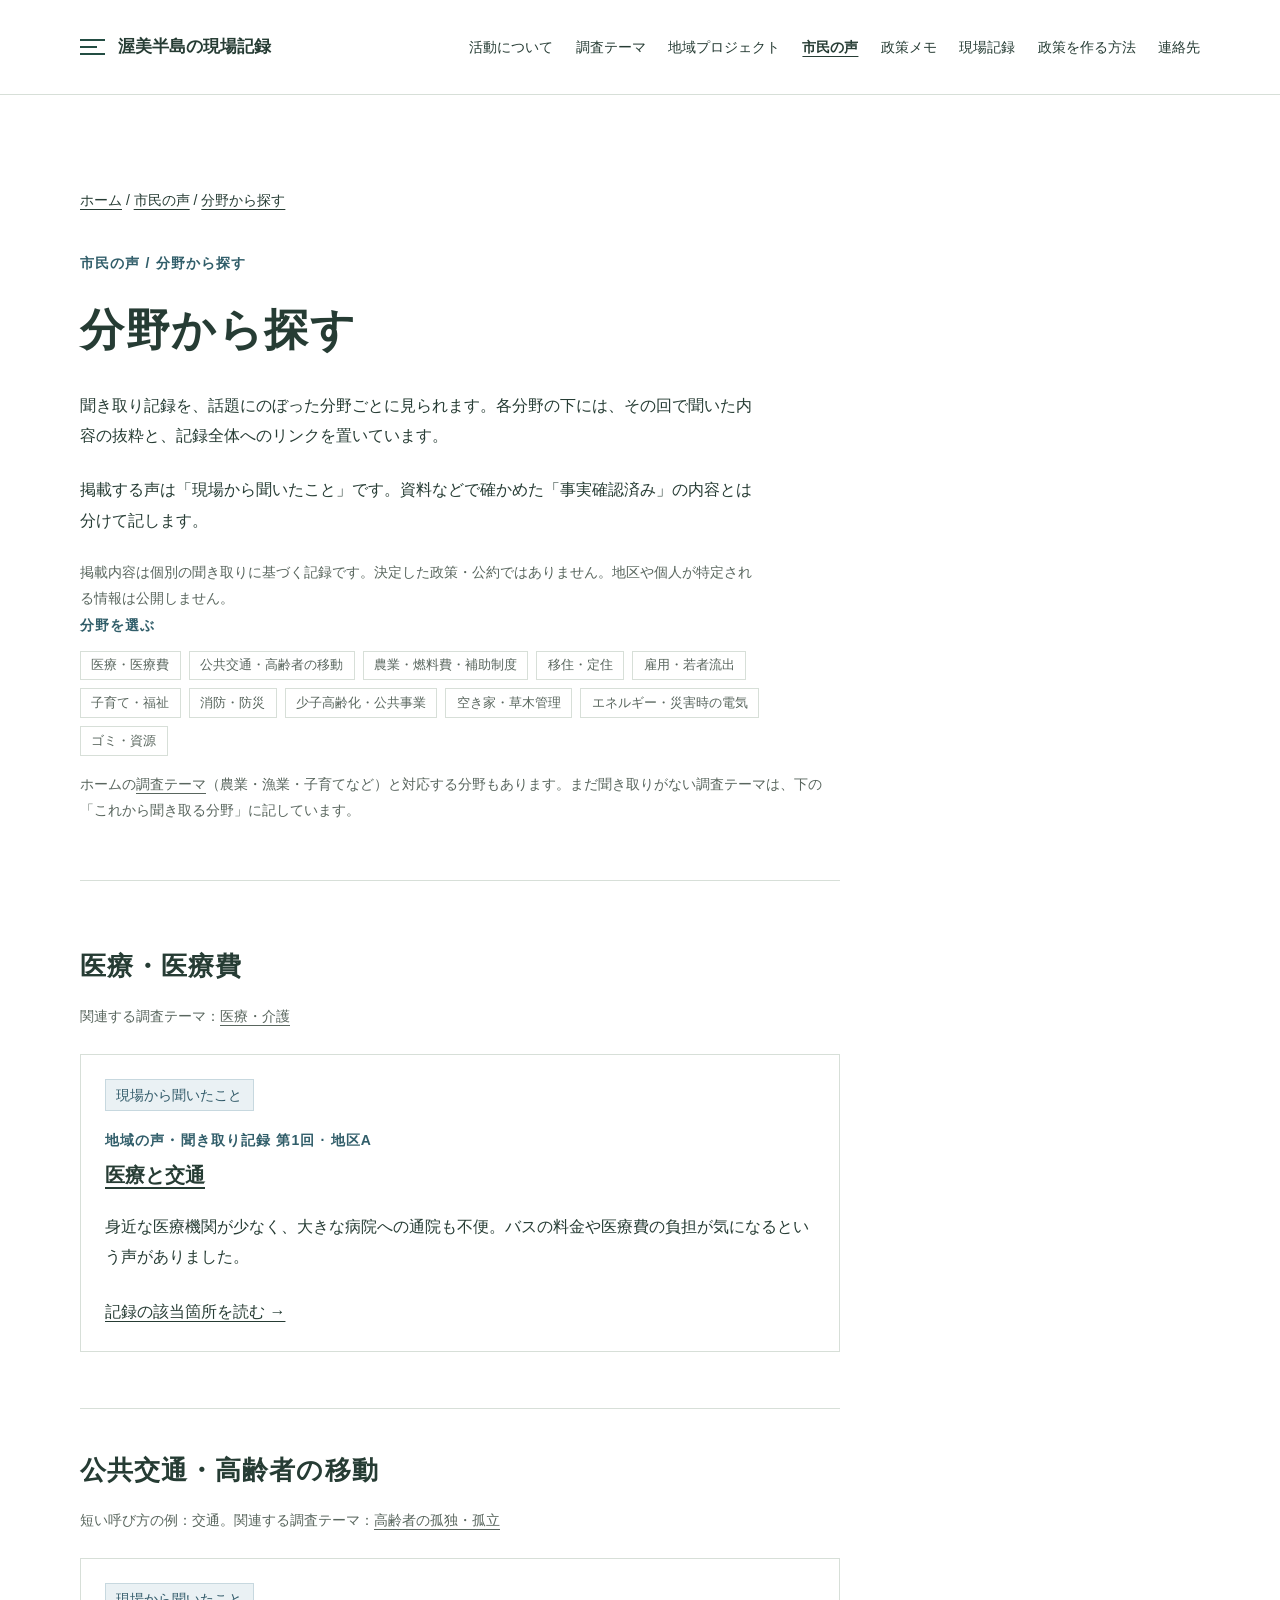
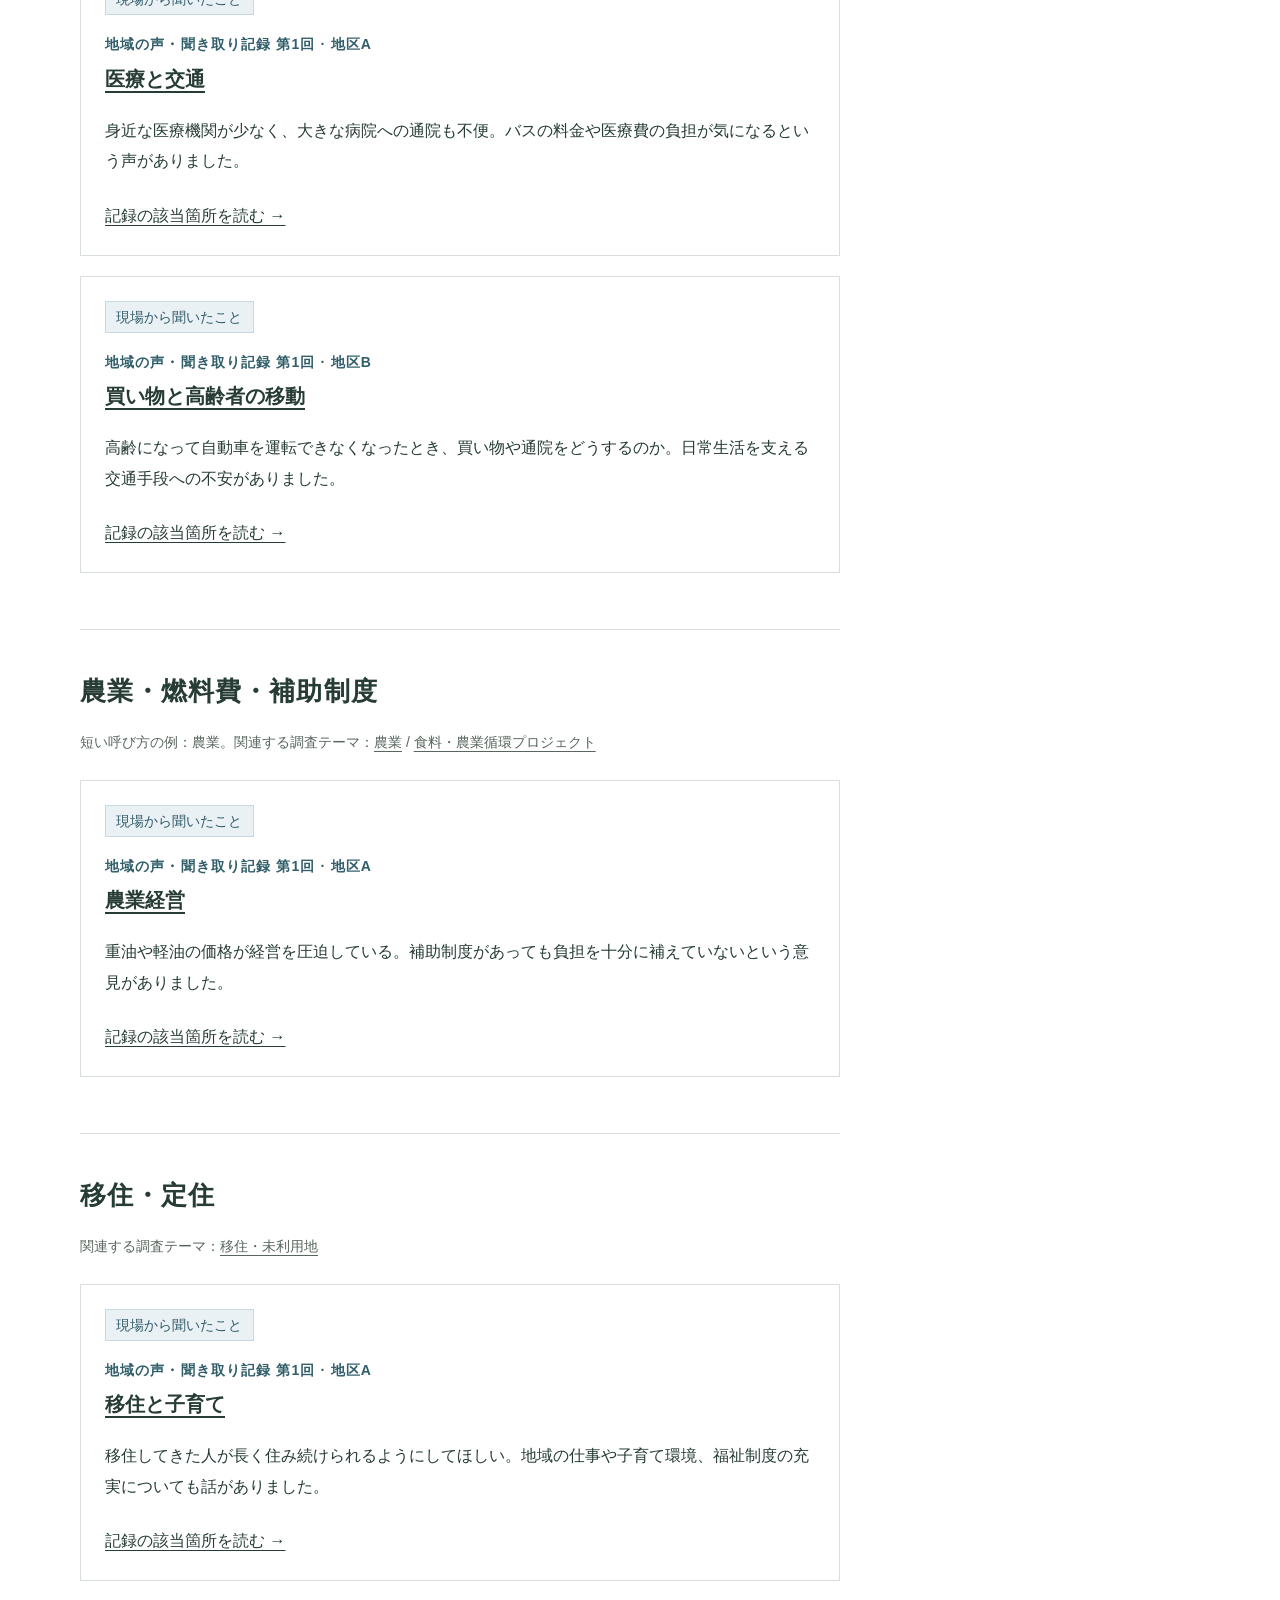
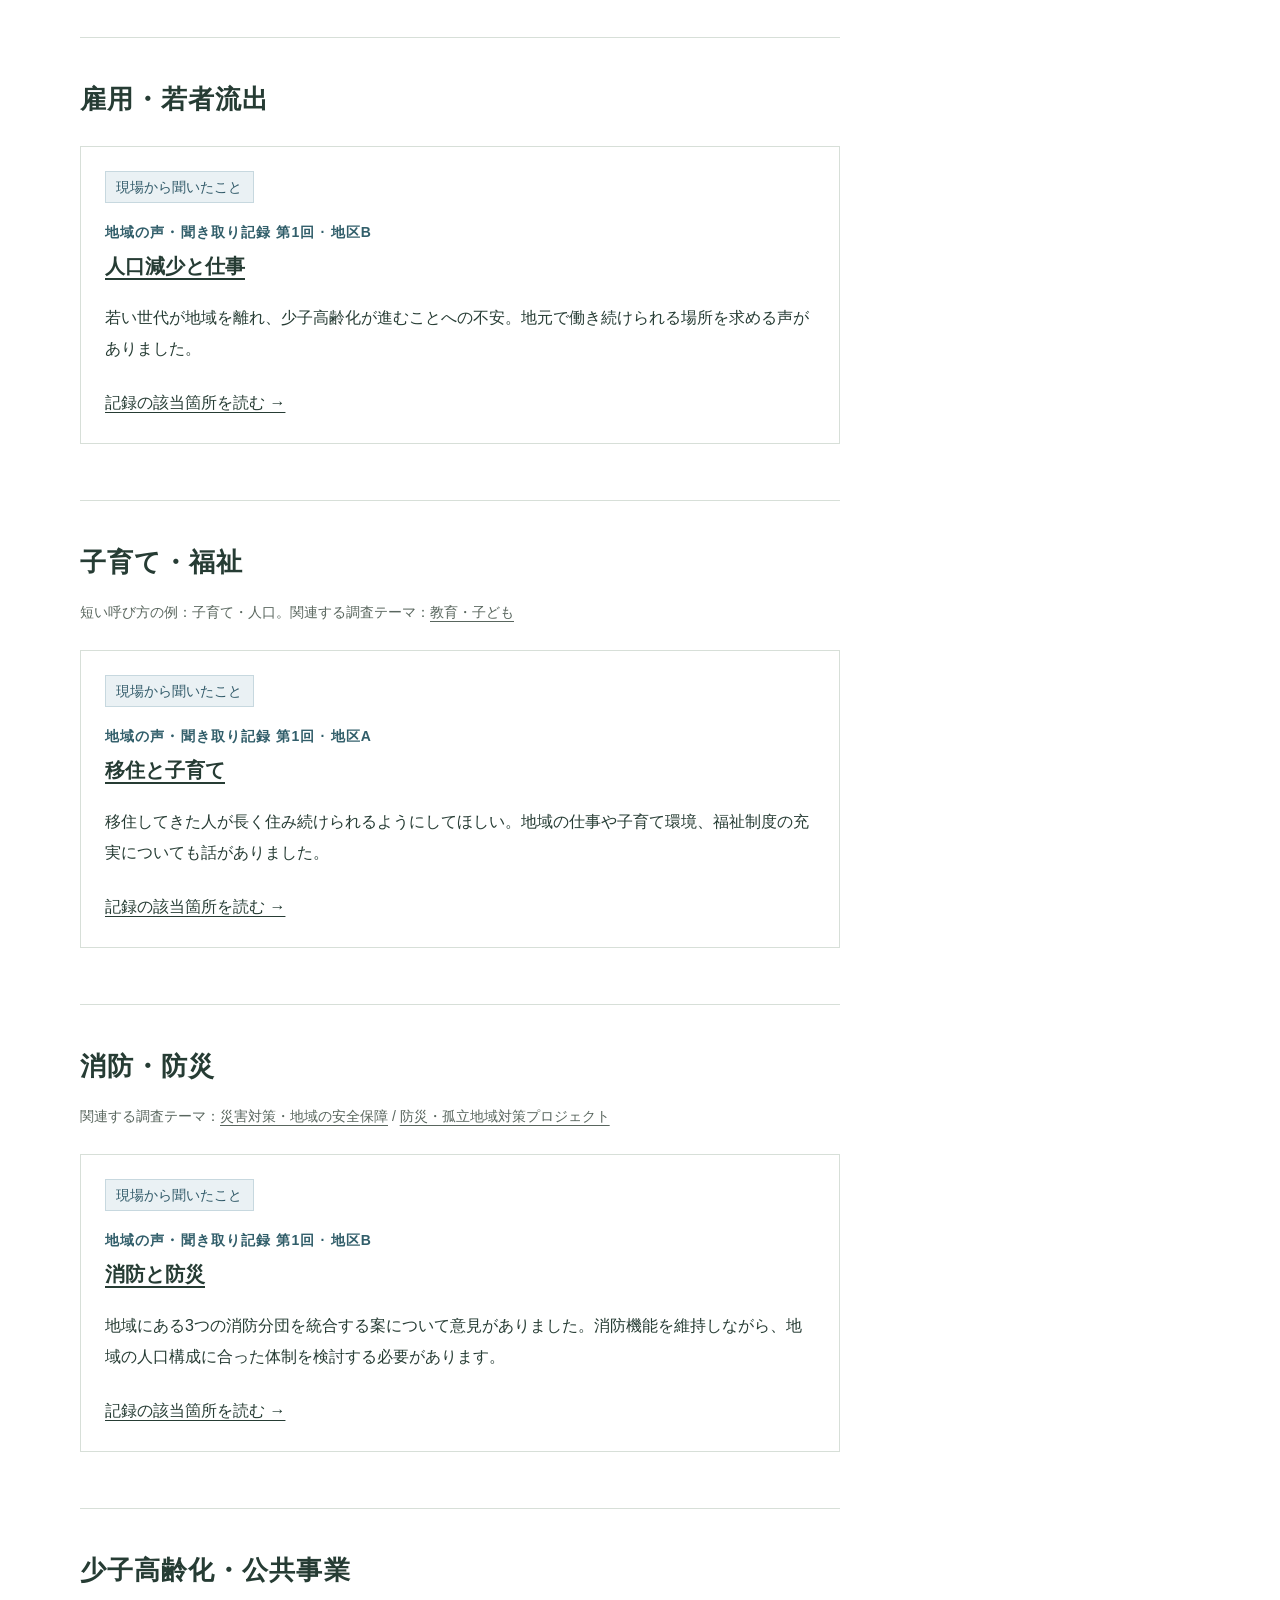
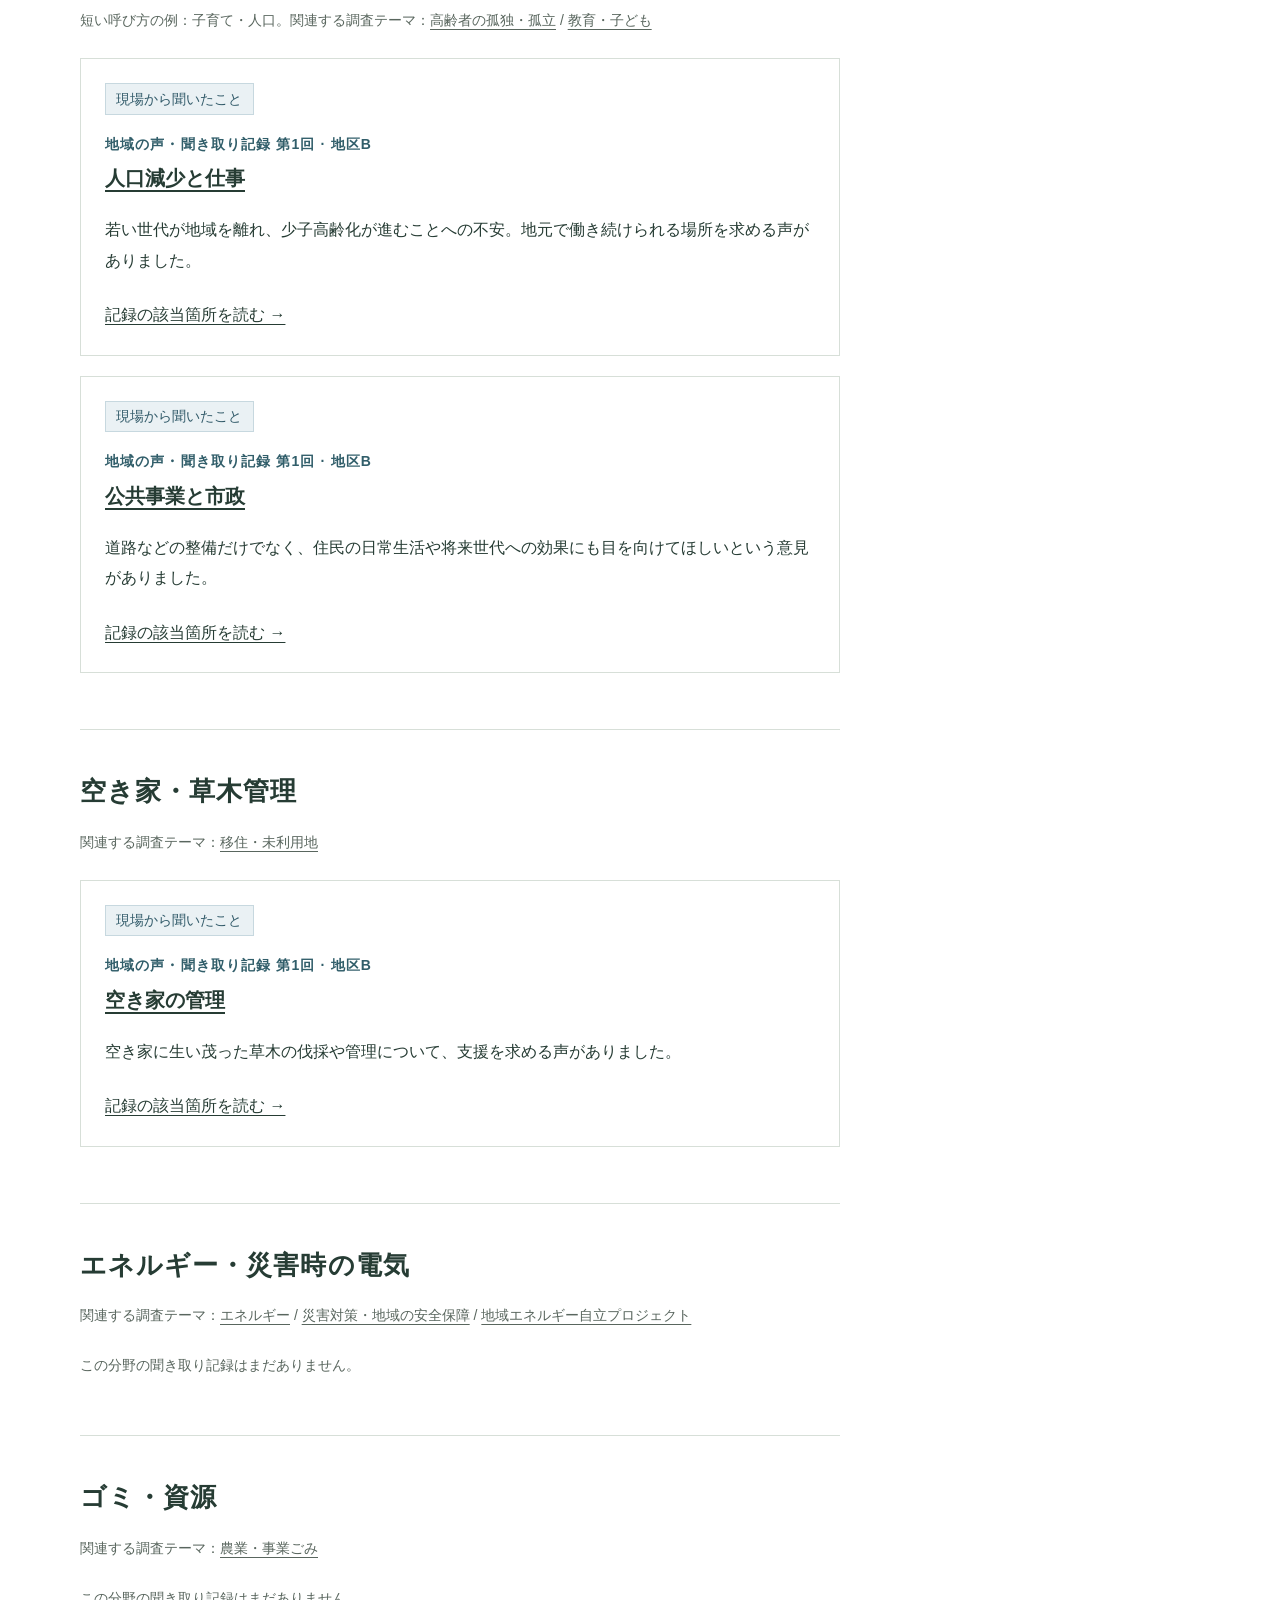
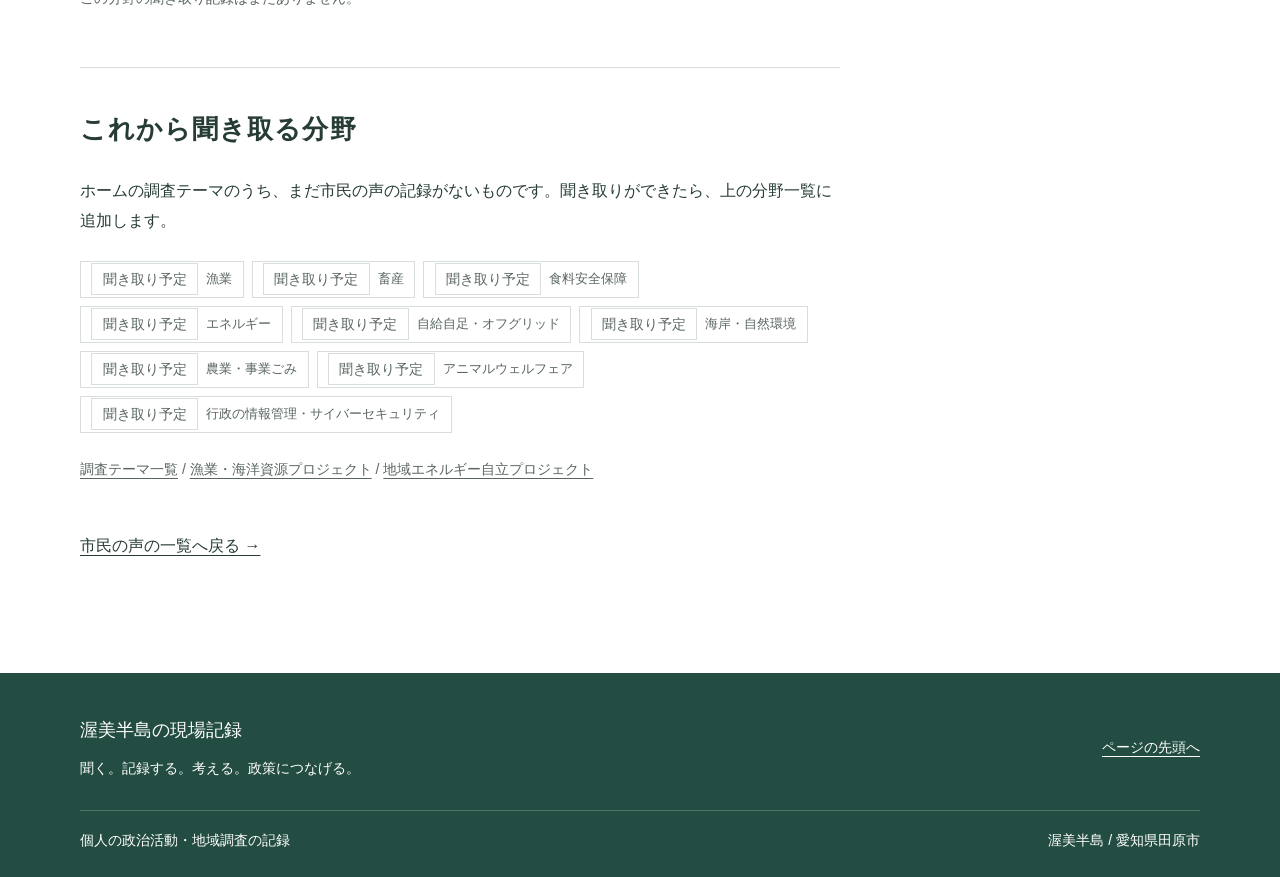
<file: voices/themes/index.html>
<!doctype html>
<html lang="ja"><head>
  <meta charset="utf-8">
  <meta name="viewport" content="width=device-width, initial-scale=1">
  <title>分野から探す | 市民の声 | 渥美半島の現場記録</title>
  <meta name="description" content="市民の声の聞き取り記録を、医療、交通、農業、子育てなどの分野ごとに見られます。">
  <meta name="theme-color" content="#234d43">
  <link rel="canonical" href="https://twinfufu.github.io/atsumi-field-notes/voices/themes/">
  <meta property="og:type" content="website">
  <meta property="og:locale" content="ja_JP">
  <meta property="og:site_name" content="渥美半島の現場記録">
  <meta property="og:title" content="分野から探す | 市民の声 | 渥美半島の現場記録">
  <meta property="og:description" content="市民の声の聞き取り記録を、医療、交通、農業、子育てなどの分野ごとに見られます。">
  <meta property="og:url" content="https://twinfufu.github.io/atsumi-field-notes/voices/themes/">
  <link rel="icon" type="image/svg+xml" href="data:image/svg+xml,%3Csvg xmlns='http://www.w3.org/2000/svg' viewBox='0 0 32 32'%3E%3Crect width='32' height='32' rx='7' fill='%23234d43'/%3E%3Cpath d='M7 8h18M7 15h12M7 22h18' stroke='%23fff' stroke-width='2'/%3E%3C/svg%3E">
  <link rel="stylesheet" href="../../styles.css">
  <script src="../../script.js" defer></script>
</head><body>
  <a class="skip-link" href="#main">本文へ移動</a>
  <header id="top" class="site-header">
    <div class="container header-inner">
      <a class="brand" href="../../" aria-label="渥美半島の現場記録 ホーム">
        <span class="brand-mark" aria-hidden="true"><span></span><span></span><span></span></span>
        <span>渥美半島の現場記録</span>
      </a>
      <button class="menu-toggle" type="button" aria-controls="site-nav" aria-expanded="false" hidden>メニュー</button>
      <nav id="site-nav" class="site-nav" aria-label="メインナビゲーション">
        <a href="../../#about">活動について</a>
        <a href="../../#themes">調査テーマ</a>
        <a href="../../projects/">地域プロジェクト</a>
        <a href="../../voices/" aria-current="page">市民の声</a>
        <a href="../../policy-notes/">政策メモ</a>
        <a href="../../#records">現場記録</a>
        <a href="../../#process">政策を作る方法</a>
        <a href="../../#contact">連絡先</a>
      </nav>
    </div>
  </header>
<main id="main" tabindex="-1" class="section container project-page">
  <nav class="breadcrumbs" aria-label="パンくず"><a href="../../">ホーム</a> / <a href="../../voices/">市民の声</a> / <a href="./">分野から探す</a></nav>
<header class="project-intro prose">
  <p class="section-number">市民の声 / 分野から探す</p>
  <h1>分野から探す</h1>
  <p>聞き取り記録を、話題にのぼった分野ごとに見られます。各分野の下には、その回で聞いた内容の抜粋と、記録全体へのリンクを置いています。</p>
  <p>掲載する声は「現場から聞いたこと」です。資料などで確かめた「事実確認済み」の内容とは分けて記します。</p>
  <p class="small-note">掲載内容は個別の聞き取りに基づく記録です。決定した政策・公約ではありません。地区や個人が特定される情報は公開しません。</p>
</header>

<!--
  新しい回を追加するとき（分野ページ）：
  1. voices/vol-XX/ を作り、本文の各 .record-card に id と data-categories を付ける。
  2. voices/index.html の一覧に li を追加する。
  3. 下の該当する分野セクション（#c1〜#c11）の .theme-voice-list に、抜粋の li を1つ足す。
     抜粋は既存の聞き取り文だけを使い、新しい文言は作らない。
  分野番号：1 医療・医療費 / 2 公共交通・高齢者の移動 / 3 農業・燃料費・補助制度 / 4 移住・定住
  5 雇用・若者流出 / 6 子育て・福祉 / 7 消防・防災 / 8 少子高齢化・公共事業 / 9 空き家・草木管理
  10 エネルギー・災害時の電気 / 11 ゴミ・資源
-->

<nav class="theme-jump" aria-label="分野一覧">
  <p class="theme-jump-label">分野を選ぶ</p>
  <ul class="voice-tags theme-jump-list" role="list">
    <li><a href="#c1">医療・医療費</a></li>
    <li><a href="#c2">公共交通・高齢者の移動</a></li>
    <li><a href="#c3">農業・燃料費・補助制度</a></li>
    <li><a href="#c4">移住・定住</a></li>
    <li><a href="#c5">雇用・若者流出</a></li>
    <li><a href="#c6">子育て・福祉</a></li>
    <li><a href="#c7">消防・防災</a></li>
    <li><a href="#c8">少子高齢化・公共事業</a></li>
    <li><a href="#c9">空き家・草木管理</a></li>
    <li><a href="#c10">エネルギー・災害時の電気</a></li>
    <li><a href="#c11">ゴミ・資源</a></li>
  </ul>
  <p class="small-note">ホームの<a href="../../#themes">調査テーマ</a>（農業・漁業・子育てなど）と対応する分野もあります。まだ聞き取りがない調査テーマは、下の「これから聞き取る分野」に記しています。</p>
</nav>

<section class="theme-section" id="c1" aria-labelledby="theme-1-title" data-category="1">
  <h2 id="theme-1-title">医療・医療費</h2>
  <p class="small-note theme-related">関連する調査テーマ：<a href="../../#themes">医療・介護</a></p>
  <ul class="theme-voice-list" role="list">
    <li class="record-card">
      <span class="status" data-status="heard">現場から聞いたこと</span>
      <p class="section-number voice-card-label">地域の声・聞き取り記録 第1回 · 地区A</p>
      <h3><a href="../vol-01/#voice-medical-transport">医療と交通</a></h3>
      <p>身近な医療機関が少なく、大きな病院への通院も不便。バスの料金や医療費の負担が気になるという声がありました。</p>
      <p><a href="../vol-01/#voice-medical-transport">記録の該当箇所を読む →</a></p>
    </li>
  </ul>
</section>

<section class="theme-section" id="c2" aria-labelledby="theme-2-title" data-category="2">
  <h2 id="theme-2-title">公共交通・高齢者の移動</h2>
  <p class="small-note theme-related">短い呼び方の例：交通。関連する調査テーマ：<a href="../../#themes">高齢者の孤独・孤立</a></p>
  <ul class="theme-voice-list" role="list">
    <li class="record-card">
      <span class="status" data-status="heard">現場から聞いたこと</span>
      <p class="section-number voice-card-label">地域の声・聞き取り記録 第1回 · 地区A</p>
      <h3><a href="../vol-01/#voice-medical-transport">医療と交通</a></h3>
      <p>身近な医療機関が少なく、大きな病院への通院も不便。バスの料金や医療費の負担が気になるという声がありました。</p>
      <p><a href="../vol-01/#voice-medical-transport">記録の該当箇所を読む →</a></p>
    </li>
    <li class="record-card">
      <span class="status" data-status="heard">現場から聞いたこと</span>
      <p class="section-number voice-card-label">地域の声・聞き取り記録 第1回 · 地区B</p>
      <h3><a href="../vol-01/#voice-shopping-mobility">買い物と高齢者の移動</a></h3>
      <p>高齢になって自動車を運転できなくなったとき、買い物や通院をどうするのか。日常生活を支える交通手段への不安がありました。</p>
      <p><a href="../vol-01/#voice-shopping-mobility">記録の該当箇所を読む →</a></p>
    </li>
  </ul>
</section>

<section class="theme-section" id="c3" aria-labelledby="theme-3-title" data-category="3">
  <h2 id="theme-3-title">農業・燃料費・補助制度</h2>
  <p class="small-note theme-related">短い呼び方の例：農業。関連する調査テーマ：<a href="../../#themes">農業</a> / <a href="../../projects/food-agriculture/">食料・農業循環プロジェクト</a></p>
  <ul class="theme-voice-list" role="list">
    <li class="record-card">
      <span class="status" data-status="heard">現場から聞いたこと</span>
      <p class="section-number voice-card-label">地域の声・聞き取り記録 第1回 · 地区A</p>
      <h3><a href="../vol-01/#voice-agriculture">農業経営</a></h3>
      <p>重油や軽油の価格が経営を圧迫している。補助制度があっても負担を十分に補えていないという意見がありました。</p>
      <p><a href="../vol-01/#voice-agriculture">記録の該当箇所を読む →</a></p>
    </li>
  </ul>
</section>

<section class="theme-section" id="c4" aria-labelledby="theme-4-title" data-category="4">
  <h2 id="theme-4-title">移住・定住</h2>
  <p class="small-note theme-related">関連する調査テーマ：<a href="../../#themes">移住・未利用地</a></p>
  <ul class="theme-voice-list" role="list">
    <li class="record-card">
      <span class="status" data-status="heard">現場から聞いたこと</span>
      <p class="section-number voice-card-label">地域の声・聞き取り記録 第1回 · 地区A</p>
      <h3><a href="../vol-01/#voice-migration-childcare">移住と子育て</a></h3>
      <p>移住してきた人が長く住み続けられるようにしてほしい。地域の仕事や子育て環境、福祉制度の充実についても話がありました。</p>
      <p><a href="../vol-01/#voice-migration-childcare">記録の該当箇所を読む →</a></p>
    </li>
  </ul>
</section>

<section class="theme-section" id="c5" aria-labelledby="theme-5-title" data-category="5">
  <h2 id="theme-5-title">雇用・若者流出</h2>
  <ul class="theme-voice-list" role="list">
    <li class="record-card">
      <span class="status" data-status="heard">現場から聞いたこと</span>
      <p class="section-number voice-card-label">地域の声・聞き取り記録 第1回 · 地区B</p>
      <h3><a href="../vol-01/#voice-population-work">人口減少と仕事</a></h3>
      <p>若い世代が地域を離れ、少子高齢化が進むことへの不安。地元で働き続けられる場所を求める声がありました。</p>
      <p><a href="../vol-01/#voice-population-work">記録の該当箇所を読む →</a></p>
    </li>
  </ul>
</section>

<section class="theme-section" id="c6" aria-labelledby="theme-6-title" data-category="6">
  <h2 id="theme-6-title">子育て・福祉</h2>
  <p class="small-note theme-related">短い呼び方の例：子育て・人口。関連する調査テーマ：<a href="../../#themes">教育・子ども</a></p>
  <ul class="theme-voice-list" role="list">
    <li class="record-card">
      <span class="status" data-status="heard">現場から聞いたこと</span>
      <p class="section-number voice-card-label">地域の声・聞き取り記録 第1回 · 地区A</p>
      <h3><a href="../vol-01/#voice-migration-childcare">移住と子育て</a></h3>
      <p>移住してきた人が長く住み続けられるようにしてほしい。地域の仕事や子育て環境、福祉制度の充実についても話がありました。</p>
      <p><a href="../vol-01/#voice-migration-childcare">記録の該当箇所を読む →</a></p>
    </li>
  </ul>
</section>

<section class="theme-section" id="c7" aria-labelledby="theme-7-title" data-category="7">
  <h2 id="theme-7-title">消防・防災</h2>
  <p class="small-note theme-related">関連する調査テーマ：<a href="../../#themes">災害対策・地域の安全保障</a> / <a href="../../projects/disaster-resilience/">防災・孤立地域対策プロジェクト</a></p>
  <ul class="theme-voice-list" role="list">
    <li class="record-card">
      <span class="status" data-status="heard">現場から聞いたこと</span>
      <p class="section-number voice-card-label">地域の声・聞き取り記録 第1回 · 地区B</p>
      <h3><a href="../vol-01/#voice-fire-disaster">消防と防災</a></h3>
      <p>地域にある3つの消防分団を統合する案について意見がありました。消防機能を維持しながら、地域の人口構成に合った体制を検討する必要があります。</p>
      <p><a href="../vol-01/#voice-fire-disaster">記録の該当箇所を読む →</a></p>
    </li>
  </ul>
</section>

<section class="theme-section" id="c8" aria-labelledby="theme-8-title" data-category="8">
  <h2 id="theme-8-title">少子高齢化・公共事業</h2>
  <p class="small-note theme-related">短い呼び方の例：子育て・人口。関連する調査テーマ：<a href="../../#themes">高齢者の孤独・孤立</a> / <a href="../../#themes">教育・子ども</a></p>
  <ul class="theme-voice-list" role="list">
    <li class="record-card">
      <span class="status" data-status="heard">現場から聞いたこと</span>
      <p class="section-number voice-card-label">地域の声・聞き取り記録 第1回 · 地区B</p>
      <h3><a href="../vol-01/#voice-population-work">人口減少と仕事</a></h3>
      <p>若い世代が地域を離れ、少子高齢化が進むことへの不安。地元で働き続けられる場所を求める声がありました。</p>
      <p><a href="../vol-01/#voice-population-work">記録の該当箇所を読む →</a></p>
    </li>
    <li class="record-card">
      <span class="status" data-status="heard">現場から聞いたこと</span>
      <p class="section-number voice-card-label">地域の声・聞き取り記録 第1回 · 地区B</p>
      <h3><a href="../vol-01/#voice-public-works">公共事業と市政</a></h3>
      <p>道路などの整備だけでなく、住民の日常生活や将来世代への効果にも目を向けてほしいという意見がありました。</p>
      <p><a href="../vol-01/#voice-public-works">記録の該当箇所を読む →</a></p>
    </li>
  </ul>
</section>

<section class="theme-section" id="c9" aria-labelledby="theme-9-title" data-category="9">
  <h2 id="theme-9-title">空き家・草木管理</h2>
  <p class="small-note theme-related">関連する調査テーマ：<a href="../../#themes">移住・未利用地</a></p>
  <ul class="theme-voice-list" role="list">
    <li class="record-card">
      <span class="status" data-status="heard">現場から聞いたこと</span>
      <p class="section-number voice-card-label">地域の声・聞き取り記録 第1回 · 地区B</p>
      <h3><a href="../vol-01/#voice-vacant-houses">空き家の管理</a></h3>
      <p>空き家に生い茂った草木の伐採や管理について、支援を求める声がありました。</p>
      <p><a href="../vol-01/#voice-vacant-houses">記録の該当箇所を読む →</a></p>
    </li>
  </ul>
</section>

<section class="theme-section" id="c10" aria-labelledby="theme-10-title" data-category="10">
  <h2 id="theme-10-title">エネルギー・災害時の電気</h2>
  <p class="small-note theme-related">関連する調査テーマ：<a href="../../#themes">エネルギー</a> / <a href="../../#themes">災害対策・地域の安全保障</a> / <a href="../../projects/energy/">地域エネルギー自立プロジェクト</a></p>
  <p class="small-note">この分野の聞き取り記録はまだありません。</p>
  <ul class="theme-voice-list" role="list"></ul>
</section>

<section class="theme-section" id="c11" aria-labelledby="theme-11-title" data-category="11">
  <h2 id="theme-11-title">ゴミ・資源</h2>
  <p class="small-note theme-related">関連する調査テーマ：<a href="../../#themes">農業・事業ごみ</a></p>
  <p class="small-note">この分野の聞き取り記録はまだありません。</p>
  <ul class="theme-voice-list" role="list"></ul>
</section>

<section class="theme-section theme-planned" id="planned" aria-labelledby="planned-title">
  <h2 id="planned-title">これから聞き取る分野</h2>
  <p>ホームの調査テーマのうち、まだ市民の声の記録がないものです。聞き取りができたら、上の分野一覧に追加します。</p>
  <ul class="voice-tags" role="list" aria-label="聞き取り予定の調査テーマ">
    <li><span class="status" data-status="planned">聞き取り予定</span> 漁業</li>
    <li><span class="status" data-status="planned">聞き取り予定</span> 畜産</li>
    <li><span class="status" data-status="planned">聞き取り予定</span> 食料安全保障</li>
    <li><span class="status" data-status="planned">聞き取り予定</span> エネルギー</li>
    <li><span class="status" data-status="planned">聞き取り予定</span> 自給自足・オフグリッド</li>
    <li><span class="status" data-status="planned">聞き取り予定</span> 海岸・自然環境</li>
    <li><span class="status" data-status="planned">聞き取り予定</span> 農業・事業ごみ</li>
    <li><span class="status" data-status="planned">聞き取り予定</span> アニマルウェルフェア</li>
    <li><span class="status" data-status="planned">聞き取り予定</span> 行政の情報管理・サイバーセキュリティ</li>
  </ul>
  <p class="small-note"><a href="../../#themes">調査テーマ一覧</a> / <a href="../../projects/fisheries/">漁業・海洋資源プロジェクト</a> / <a href="../../projects/energy/">地域エネルギー自立プロジェクト</a></p>
</section>

<p class="theme-back"><a href="../">市民の声の一覧へ戻る →</a></p>
</main>
  <footer class="site-footer">
    <div class="container footer-inner"><div><p class="footer-title">渥美半島の現場記録</p><p>聞く。記録する。考える。政策につなげる。</p></div><a href="#top">ページの先頭へ</a></div>
    <div class="container footer-bottom"><p>個人の政治活動・地域調査の記録</p><p>渥美半島 / 愛知県田原市</p></div>
  </footer>
</body></html>
</file>
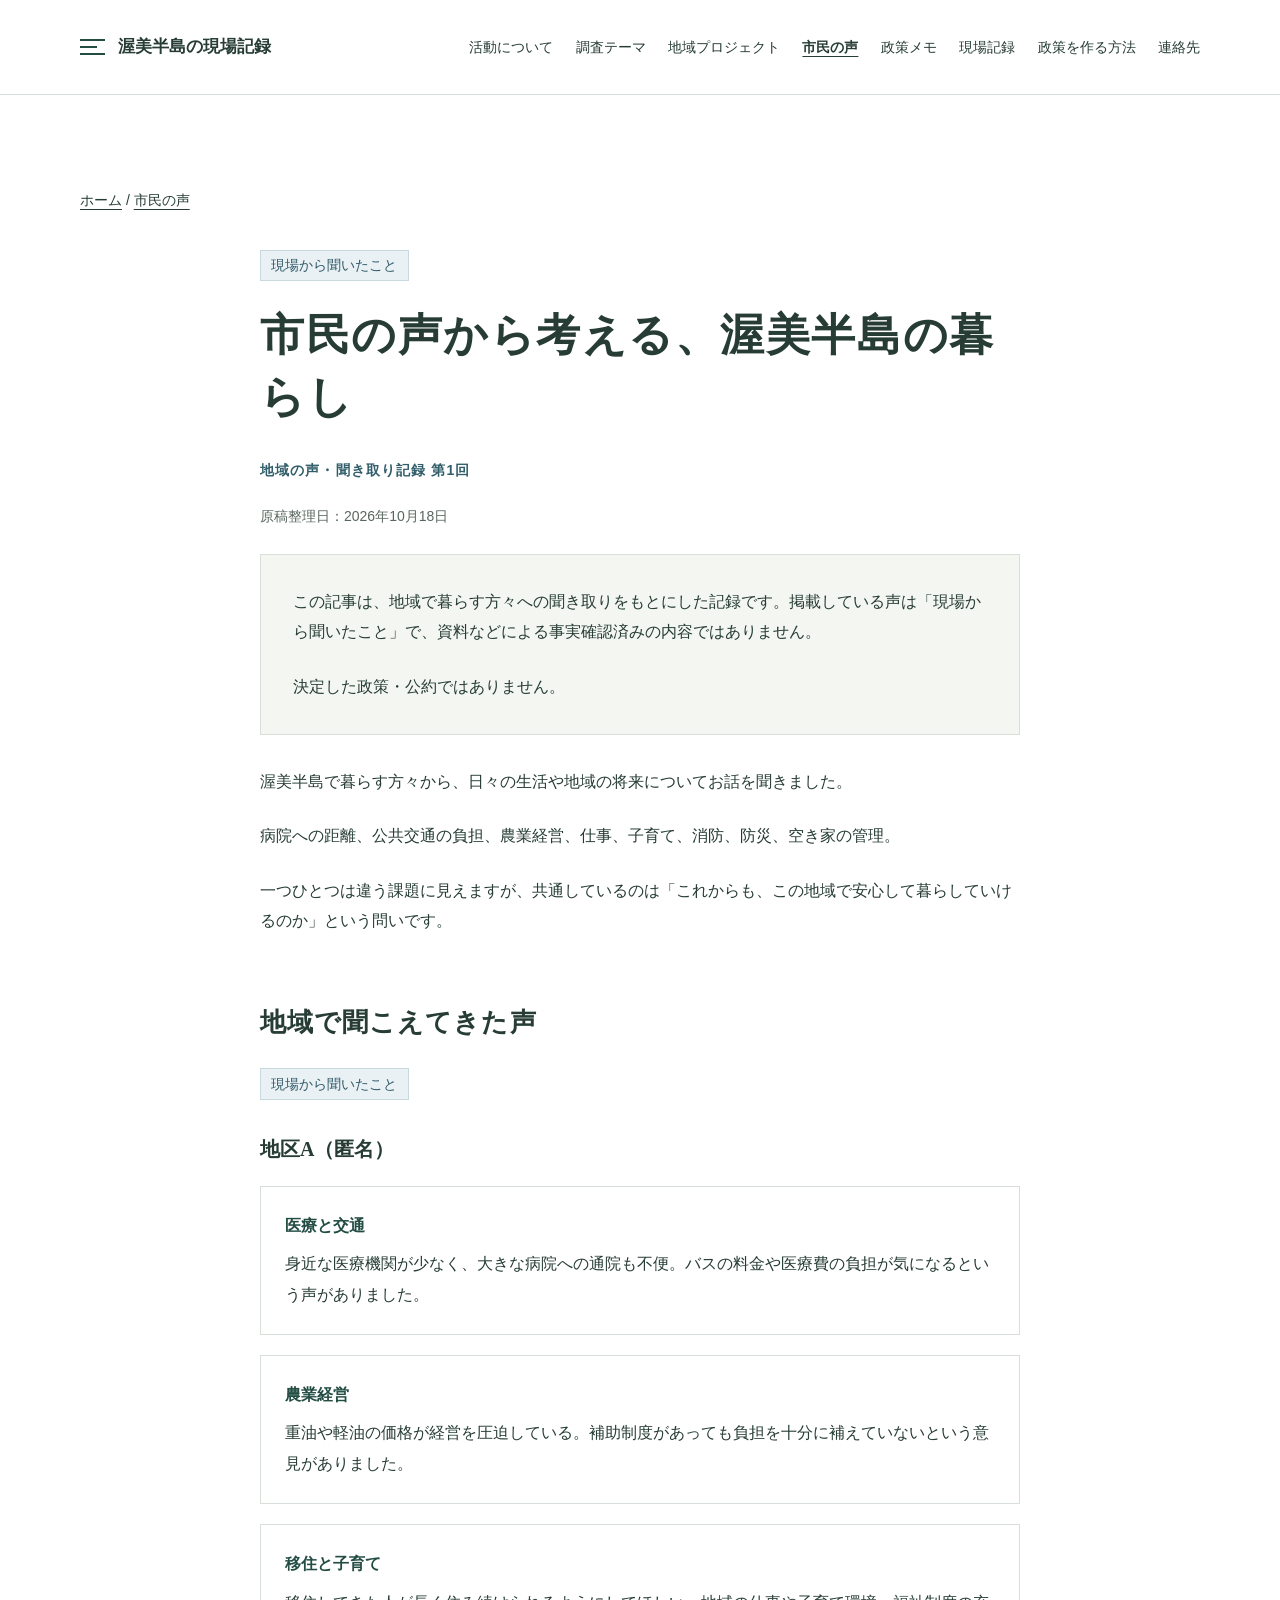
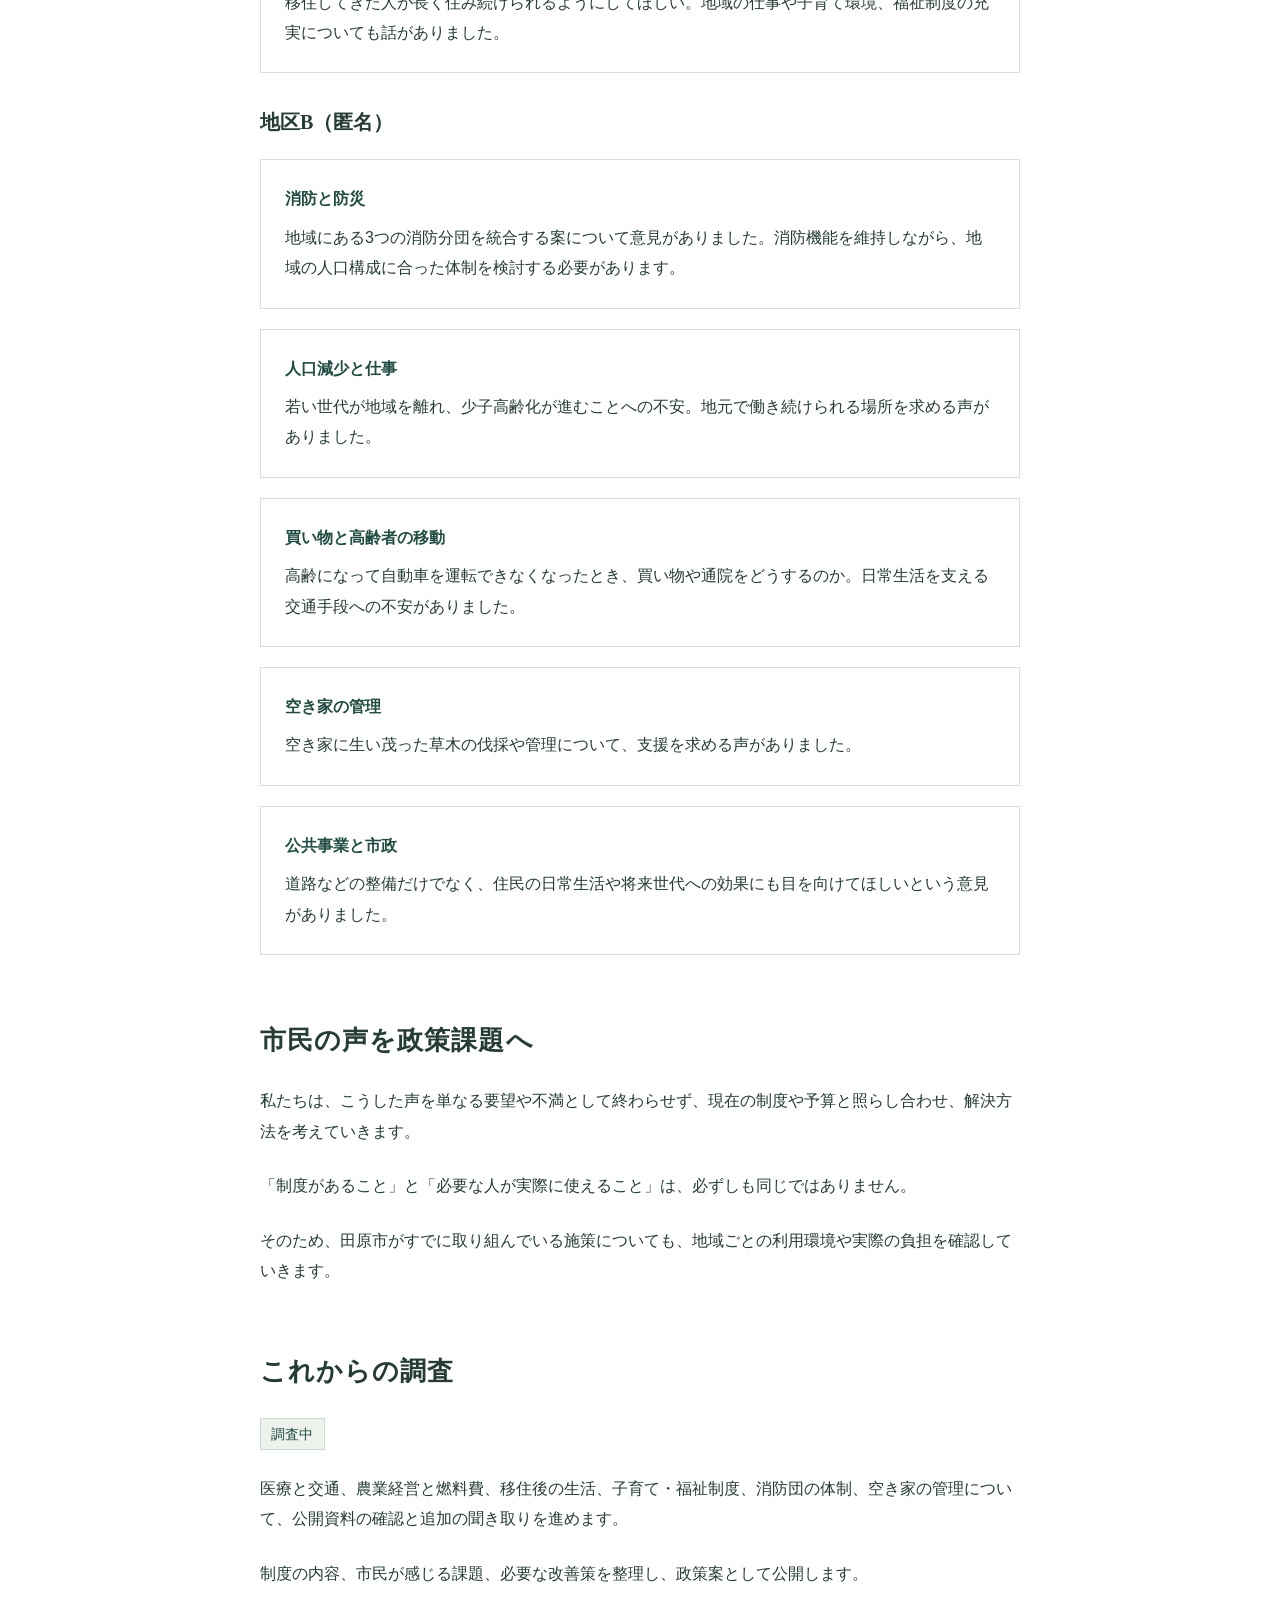
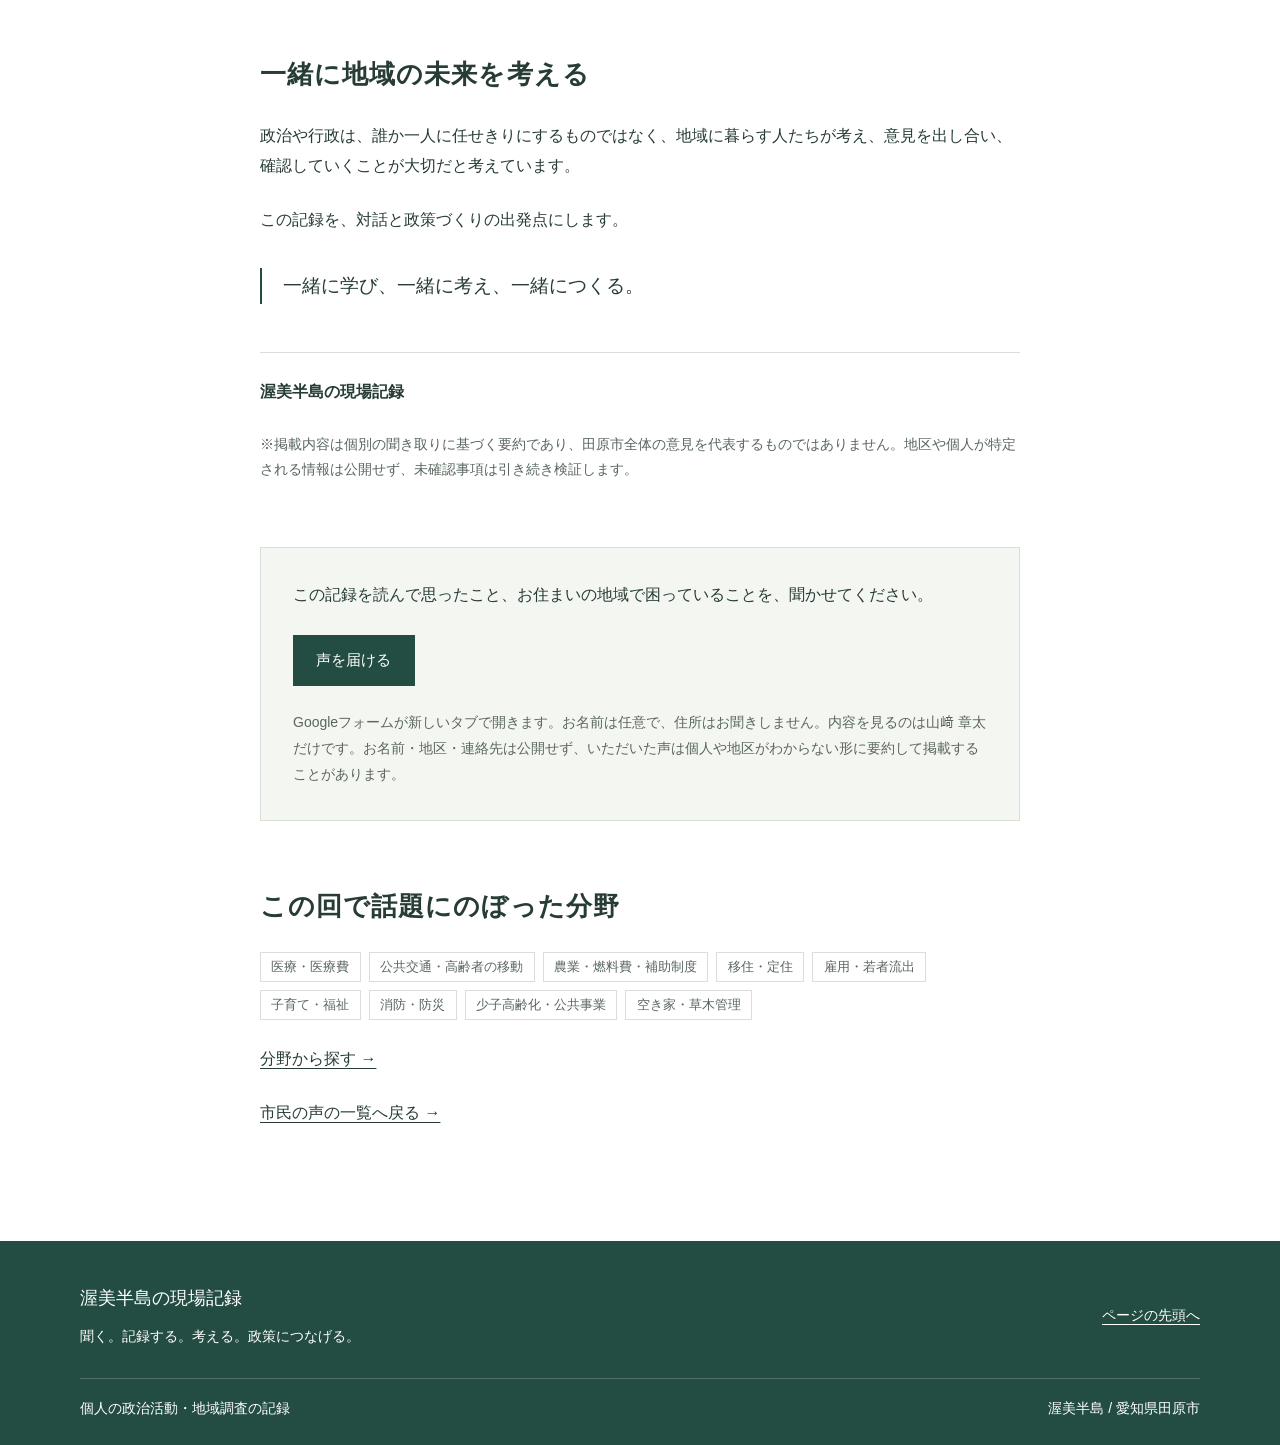
<file: voices/vol-01/index.html>
<!doctype html>
<html lang="ja"><head>
  <meta charset="utf-8">
  <meta name="viewport" content="width=device-width, initial-scale=1">
  <title>市民の声から考える、渥美半島の暮らし | 市民の声 第1回 | 渥美半島の現場記録</title>
  <meta name="description" content="地域の声・聞き取り記録 第1回。渥美半島で暮らす方々から、日々の生活や地域の将来についてお話を聞きました。">
  <meta name="theme-color" content="#234d43">
  <link rel="canonical" href="https://twinfufu.github.io/atsumi-field-notes/voices/vol-01/">
  <meta property="og:type" content="article">
  <meta property="og:locale" content="ja_JP">
  <meta property="og:site_name" content="渥美半島の現場記録">
  <meta property="og:title" content="市民の声から考える、渥美半島の暮らし | 渥美半島の現場記録">
  <meta property="og:description" content="地域の声・聞き取り記録 第1回。渥美半島で暮らす方々から、日々の生活や地域の将来についてお話を聞きました。">
  <meta property="og:url" content="https://twinfufu.github.io/atsumi-field-notes/voices/vol-01/">
  <link rel="icon" type="image/svg+xml" href="data:image/svg+xml,%3Csvg xmlns='http://www.w3.org/2000/svg' viewBox='0 0 32 32'%3E%3Crect width='32' height='32' rx='7' fill='%23234d43'/%3E%3Cpath d='M7 8h18M7 15h12M7 22h18' stroke='%23fff' stroke-width='2'/%3E%3C/svg%3E">
  <link rel="stylesheet" href="../../styles.css">
  <script src="../../script.js" defer></script>
</head><body>
  <a class="skip-link" href="#main">本文へ移動</a>
  <header id="top" class="site-header">
    <div class="container header-inner">
      <a class="brand" href="../../" aria-label="渥美半島の現場記録 ホーム">
        <span class="brand-mark" aria-hidden="true"><span></span><span></span><span></span></span>
        <span>渥美半島の現場記録</span>
      </a>
      <button class="menu-toggle" type="button" aria-controls="site-nav" aria-expanded="false" hidden>メニュー</button>
      <nav id="site-nav" class="site-nav" aria-label="メインナビゲーション">
        <a href="../../#about">活動について</a>
        <a href="../../#themes">調査テーマ</a>
        <a href="../../projects/">地域プロジェクト</a>
        <a href="../../voices/" aria-current="page">市民の声</a>
        <a href="../../policy-notes/">政策メモ</a>
        <a href="../../#records">現場記録</a>
        <a href="../../#process">政策を作る方法</a>
        <a href="../../#contact">連絡先</a>
      </nav>
    </div>
  </header>
<main id="main" tabindex="-1" class="section container project-page">
  <nav class="breadcrumbs" aria-label="パンくず"><a href="../../">ホーム</a> / <a href="../../voices/">市民の声</a></nav>
<!--
  原稿本文（id="manuscript" の中）は、整理済み原稿の文言をそのまま掲載しています。
  data-ui="chrome" の要素は表示用のラベル・注記で、原稿本文には含みません。
  分野（data-categories）：1 医療・医療費 / 2 公共交通・高齢者の移動 / 3 農業・燃料費・補助制度 / 4 移住・定住 / 5 雇用・若者流出 / 6 子育て・福祉 / 7 消防・防災 / 8 少子高齢化・公共事業 / 9 空き家・草木管理 / 10 エネルギー・災害時の電気 / 11 ゴミ・資源
-->
<article id="manuscript" class="project-detail record-article voice-article" data-categories="1 2 3 4 5 6 7 8 9">
  <header>
    <span class="status" data-status="heard" data-ui="chrome">現場から聞いたこと</span>
    <h1>市民の声から考える、渥美半島の暮らし</h1>
    <p class="section-number">地域の声・聞き取り記録 第1回</p>
    <p class="small-note">原稿整理日：2026年10月18日</p>
  </header>

  <aside class="policy-note voice-notice" data-ui="chrome" aria-label="この記録について">
    <p>この記事は、地域で暮らす方々への聞き取りをもとにした記録です。掲載している声は「現場から聞いたこと」で、資料などによる事実確認済みの内容ではありません。</p>
    <p>決定した政策・公約ではありません。</p>
  </aside>

  <p>渥美半島で暮らす方々から、日々の生活や地域の将来についてお話を聞きました。</p>
  <p>病院への距離、公共交通の負担、農業経営、仕事、子育て、消防、防災、空き家の管理。</p>
  <p>一つひとつは違う課題に見えますが、共通しているのは「これからも、この地域で安心して暮らしていけるのか」という問いです。</p>

  <section aria-labelledby="voices-heard">
    <h2 id="voices-heard">地域で聞こえてきた声</h2>
    <p data-ui="chrome"><span class="status" data-status="heard">現場から聞いたこと</span></p>

    <section class="voice-area" aria-labelledby="area-a">
      <h3 id="area-a">地区A（匿名）</h3>
      <div class="record-card" id="voice-medical-transport" data-categories="1 2">
        <h4>医療と交通</h4>
        <p>身近な医療機関が少なく、大きな病院への通院も不便。バスの料金や医療費の負担が気になるという声がありました。</p>
      </div>
      <div class="record-card" id="voice-agriculture" data-categories="3">
        <h4>農業経営</h4>
        <p>重油や軽油の価格が経営を圧迫している。補助制度があっても負担を十分に補えていないという意見がありました。</p>
      </div>
      <div class="record-card" id="voice-migration-childcare" data-categories="4 6">
        <h4>移住と子育て</h4>
        <p>移住してきた人が長く住み続けられるようにしてほしい。地域の仕事や子育て環境、福祉制度の充実についても話がありました。</p>
      </div>
    </section>

    <section class="voice-area" aria-labelledby="area-b">
      <h3 id="area-b">地区B（匿名）</h3>
      <div class="record-card" id="voice-fire-disaster" data-categories="7">
        <h4>消防と防災</h4>
        <p>地域にある3つの消防分団を統合する案について意見がありました。消防機能を維持しながら、地域の人口構成に合った体制を検討する必要があります。</p>
      </div>
      <div class="record-card" id="voice-population-work" data-categories="5 8">
        <h4>人口減少と仕事</h4>
        <p>若い世代が地域を離れ、少子高齢化が進むことへの不安。地元で働き続けられる場所を求める声がありました。</p>
      </div>
      <div class="record-card" id="voice-shopping-mobility" data-categories="2">
        <h4>買い物と高齢者の移動</h4>
        <p>高齢になって自動車を運転できなくなったとき、買い物や通院をどうするのか。日常生活を支える交通手段への不安がありました。</p>
      </div>
      <div class="record-card" id="voice-vacant-houses" data-categories="9">
        <h4>空き家の管理</h4>
        <p>空き家に生い茂った草木の伐採や管理について、支援を求める声がありました。</p>
      </div>
      <div class="record-card" id="voice-public-works" data-categories="8">
        <h4>公共事業と市政</h4>
        <p>道路などの整備だけでなく、住民の日常生活や将来世代への効果にも目を向けてほしいという意見がありました。</p>
      </div>
    </section>
  </section>

  <section aria-labelledby="to-policy">
    <h2 id="to-policy">市民の声を政策課題へ</h2>
    <p>私たちは、こうした声を単なる要望や不満として終わらせず、現在の制度や予算と照らし合わせ、解決方法を考えていきます。</p>
    <p>「制度があること」と「必要な人が実際に使えること」は、必ずしも同じではありません。</p>
    <p>そのため、田原市がすでに取り組んでいる施策についても、地域ごとの利用環境や実際の負担を確認していきます。</p>
  </section>

  <section aria-labelledby="next-research">
    <h2 id="next-research">これからの調査</h2>
    <p data-ui="chrome"><span class="status" data-status="investigating">調査中</span></p>
    <p>医療と交通、農業経営と燃料費、移住後の生活、子育て・福祉制度、消防団の体制、空き家の管理について、公開資料の確認と追加の聞き取りを進めます。</p>
    <p>制度の内容、市民が感じる課題、必要な改善策を整理し、政策案として公開します。</p>
  </section>

  <section aria-labelledby="together">
    <h2 id="together">一緒に地域の未来を考える</h2>
    <p>政治や行政は、誰か一人に任せきりにするものではなく、地域に暮らす人たちが考え、意見を出し合い、確認していくことが大切だと考えています。</p>
    <p>この記録を、対話と政策づくりの出発点にします。</p>
    <p class="prose-emphasis">一緒に学び、一緒に考え、一緒につくる。</p>
  </section>

  <footer class="voice-footer">
    <p class="voice-signature">渥美半島の現場記録</p>
    <p class="small-note">※掲載内容は個別の聞き取りに基づく要約であり、田原市全体の意見を代表するものではありません。地区や個人が特定される情報は公開せず、未確認事項は引き続き検証します。</p>
  </footer>
</article>

<aside class="project-detail policy-note voice-cta" aria-label="声を届ける">
  <p>この記録を読んで思ったこと、お住まいの地域で困っていることを、聞かせてください。</p>
  <p><a class="button" href="https://docs.google.com/forms/d/e/1FAIpQLSf4ime8RMCnebrRIaUhPeCG70YkbBqGc_gQ9AKfj_lCocE6ng/viewform" target="_blank" rel="noopener noreferrer">声を届ける</a></p>
  <p class="small-note">Googleフォームが新しいタブで開きます。お名前は任意で、住所はお聞きしません。内容を見るのは山﨑 章太だけです。お名前・地区・連絡先は公開せず、いただいた声は個人や地区がわからない形に要約して掲載することがあります。</p>
</aside>

<section class="project-detail voice-meta" aria-labelledby="voice-categories" data-ui="chrome">
  <h2 id="voice-categories">この回で話題にのぼった分野</h2>
  <ul class="voice-tags" role="list">
    <li data-category="1"><a href="../themes/#c1">医療・医療費</a></li>
    <li data-category="2"><a href="../themes/#c2">公共交通・高齢者の移動</a></li>
    <li data-category="3"><a href="../themes/#c3">農業・燃料費・補助制度</a></li>
    <li data-category="4"><a href="../themes/#c4">移住・定住</a></li>
    <li data-category="5"><a href="../themes/#c5">雇用・若者流出</a></li>
    <li data-category="6"><a href="../themes/#c6">子育て・福祉</a></li>
    <li data-category="7"><a href="../themes/#c7">消防・防災</a></li>
    <li data-category="8"><a href="../themes/#c8">少子高齢化・公共事業</a></li>
    <li data-category="9"><a href="../themes/#c9">空き家・草木管理</a></li>
  </ul>
  <p><a href="../themes/">分野から探す →</a></p>
  <p><a href="../../voices/">市民の声の一覧へ戻る →</a></p>
</section>
</main>
  <footer class="site-footer">
    <div class="container footer-inner"><div><p class="footer-title">渥美半島の現場記録</p><p>聞く。記録する。考える。政策につなげる。</p></div><a href="#top">ページの先頭へ</a></div>
    <div class="container footer-bottom"><p>個人の政治活動・地域調査の記録</p><p>渥美半島 / 愛知県田原市</p></div>
  </footer>
</body></html>
</file>
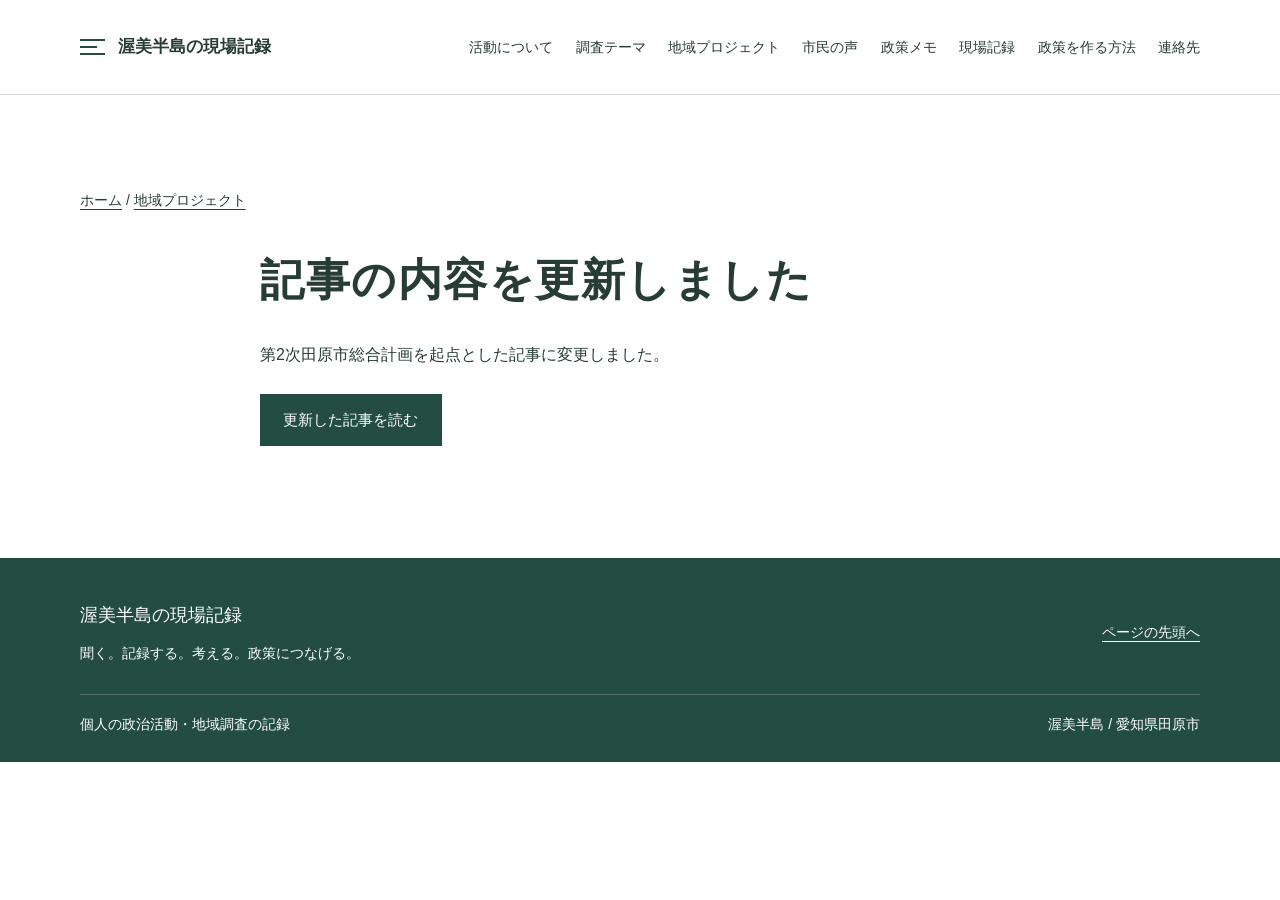
<file: records/regional-future-strategy.html>
<!doctype html>
<html lang="ja"><head>
  <meta charset="utf-8">
  <meta name="viewport" content="width=device-width, initial-scale=1">
  <title>第2次田原市総合計画から、地域でできることを考える | 渥美半島の現場記録</title>
  <meta name="description" content="田原市の総合計画・実施計画と市民意識調査を手がかりに、現場で確かめたい問いと、地域でできることを考えます。">
  <meta name="robots" content="noindex">
  <meta name="theme-color" content="#234d43">
  <link rel="canonical" href="https://twinfufu.github.io/atsumi-field-notes/records/tahara-comprehensive-plan.html">
  <meta property="og:type" content="article">
  <meta property="og:locale" content="ja_JP">
  <meta property="og:site_name" content="渥美半島の現場記録">
  <meta property="og:title" content="第2次田原市総合計画から、地域でできることを考える | 渥美半島の現場記録">
  <meta property="og:description" content="田原市の総合計画・実施計画と市民意識調査を手がかりに、現場で確かめたい問いと、地域でできることを考えます。">
  <meta property="og:url" content="https://twinfufu.github.io/atsumi-field-notes/records/tahara-comprehensive-plan.html">
  <link rel="icon" type="image/svg+xml" href="data:image/svg+xml,%3Csvg xmlns='http://www.w3.org/2000/svg' viewBox='0 0 32 32'%3E%3Crect width='32' height='32' rx='7' fill='%23234d43'/%3E%3Cpath d='M7 8h18M7 15h12M7 22h18' stroke='%23fff' stroke-width='2'/%3E%3C/svg%3E">
  <link rel="stylesheet" href="../styles.css">
  <script src="../script.js" defer></script>
</head><body>
  <a class="skip-link" href="#main">本文へ移動</a>
  <header id="top" class="site-header">
    <div class="container header-inner">
      <a class="brand" href="../" aria-label="渥美半島の現場記録 ホーム">
        <span class="brand-mark" aria-hidden="true"><span></span><span></span><span></span></span>
        <span>渥美半島の現場記録</span>
      </a>
      <button class="menu-toggle" type="button" aria-controls="site-nav" aria-expanded="false" hidden>メニュー</button>
      <nav id="site-nav" class="site-nav" aria-label="メインナビゲーション">
        <a href="../#about">活動について</a>
        <a href="../#themes">調査テーマ</a>
        <a href="../projects/">地域プロジェクト</a>
        <a href="../voices/">市民の声</a>
        <a href="../policy-notes/">政策メモ</a>
        <a href="../#records">現場記録</a>
        <a href="../#process">政策を作る方法</a>
        <a href="../#contact">連絡先</a>
      </nav>
    </div>
  </header>
<main id="main" tabindex="-1" class="section container project-page">
  <nav class="breadcrumbs" aria-label="パンくず"><a href="../">ホーム</a> / <a href="../projects/">地域プロジェクト</a></nav>
<article class="project-detail"><h1>記事の内容を更新しました</h1><p>第2次田原市総合計画を起点とした記事に変更しました。</p><p><a class="button" href="tahara-comprehensive-plan.html">更新した記事を読む</a></p></article>
</main>
  <footer class="site-footer">
    <div class="container footer-inner"><div><p class="footer-title">渥美半島の現場記録</p><p>聞く。記録する。考える。政策につなげる。</p></div><a href="#top">ページの先頭へ</a></div>
    <div class="container footer-bottom"><p>個人の政治活動・地域調査の記録</p><p>渥美半島 / 愛知県田原市</p></div>
  </footer>
</body></html>
</file>
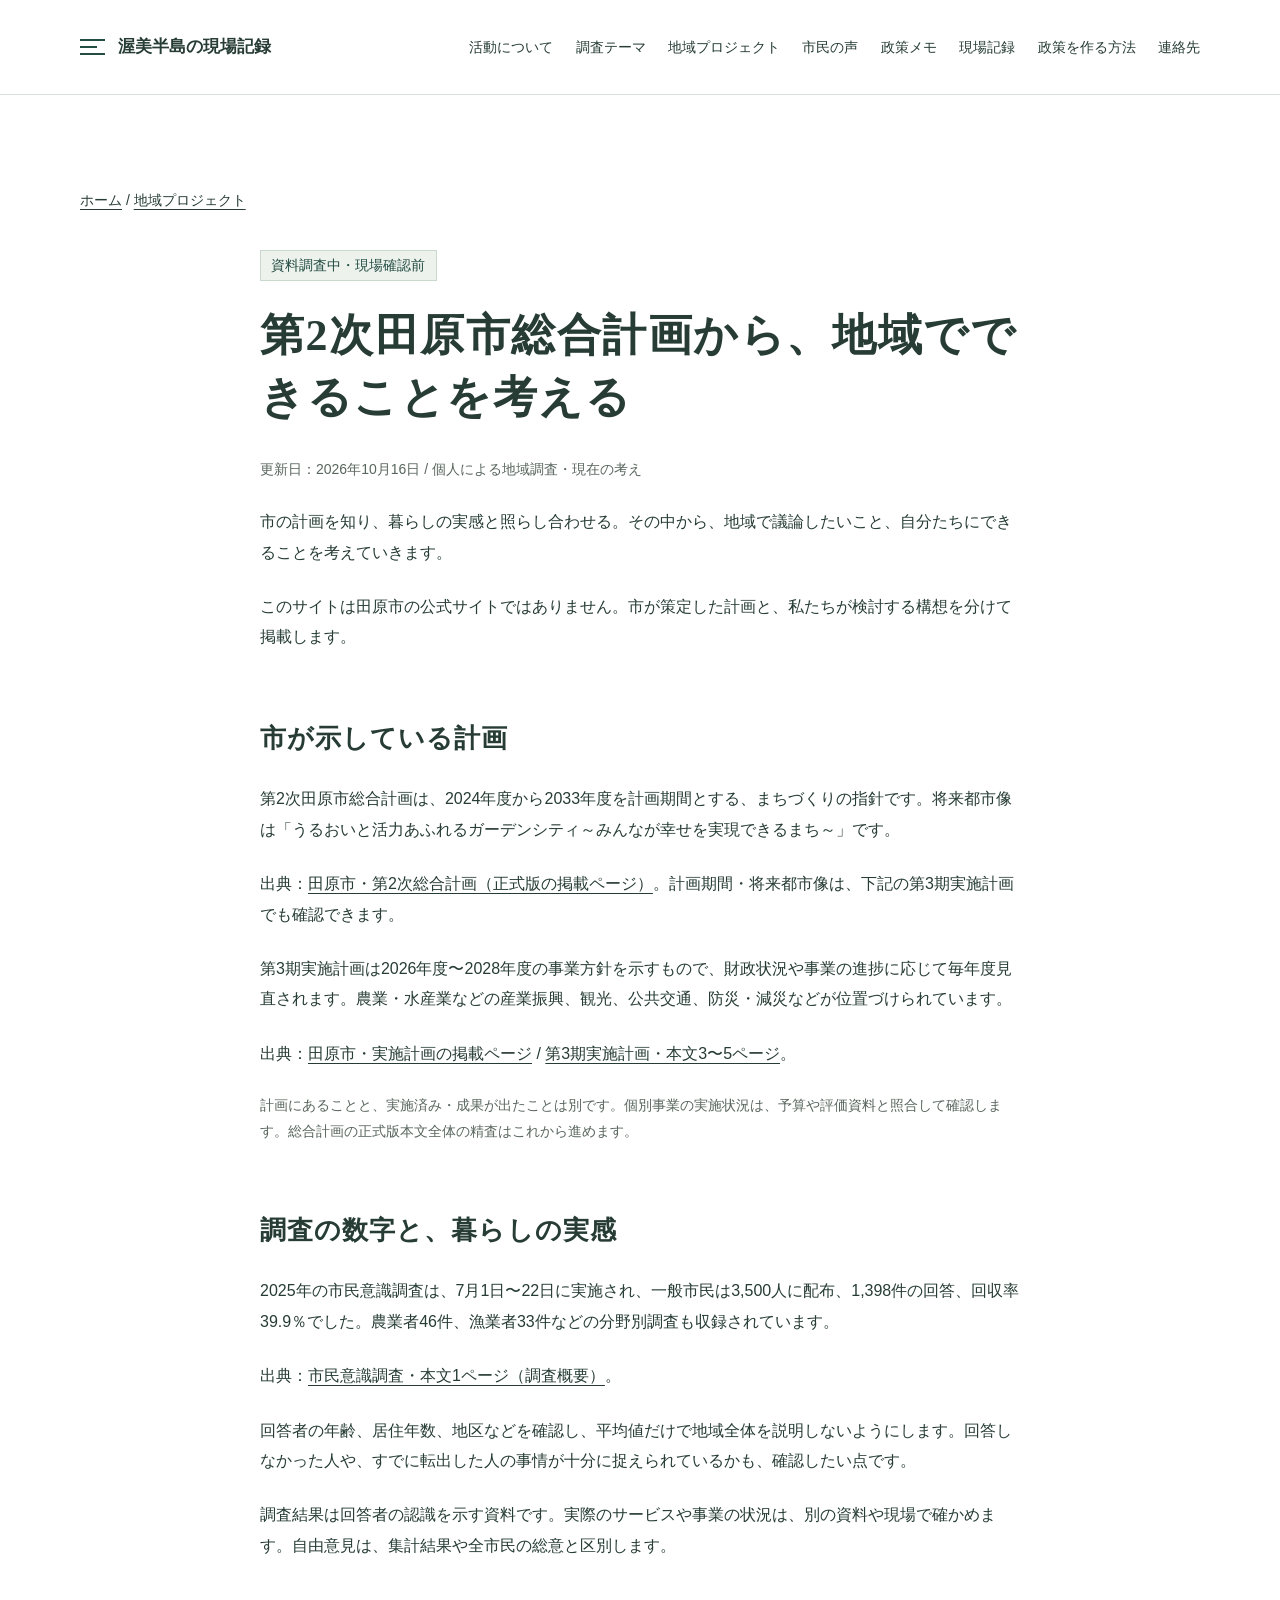
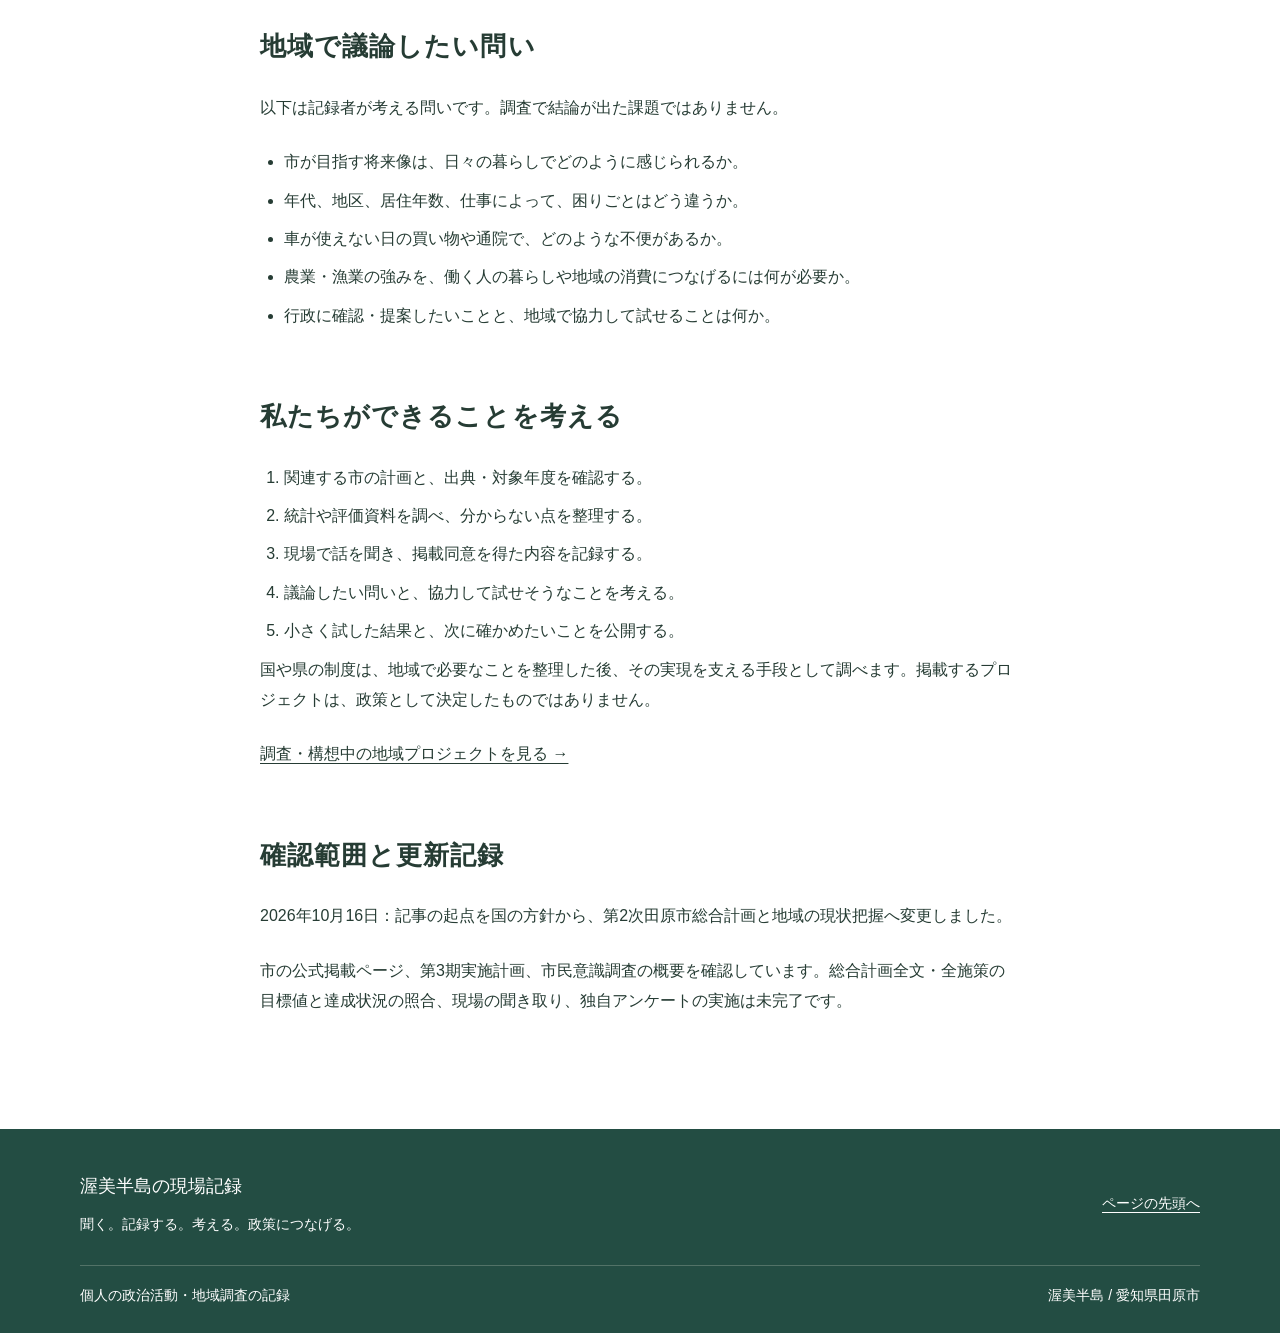
<file: records/tahara-comprehensive-plan.html>
<!doctype html>
<html lang="ja"><head>
  <meta charset="utf-8">
  <meta name="viewport" content="width=device-width, initial-scale=1">
  <title>第2次田原市総合計画から、地域でできることを考える | 渥美半島の現場記録</title>
  <meta name="description" content="田原市の総合計画・実施計画と市民意識調査を手がかりに、現場で確かめたい問いと、地域でできることを考えます。">
  <meta name="theme-color" content="#234d43">
  <link rel="canonical" href="https://twinfufu.github.io/atsumi-field-notes/records/tahara-comprehensive-plan.html">
  <meta property="og:type" content="article">
  <meta property="og:locale" content="ja_JP">
  <meta property="og:site_name" content="渥美半島の現場記録">
  <meta property="og:title" content="第2次田原市総合計画から、地域でできることを考える | 渥美半島の現場記録">
  <meta property="og:description" content="田原市の総合計画・実施計画と市民意識調査を手がかりに、現場で確かめたい問いと、地域でできることを考えます。">
  <meta property="og:url" content="https://twinfufu.github.io/atsumi-field-notes/records/tahara-comprehensive-plan.html">
  <link rel="icon" type="image/svg+xml" href="data:image/svg+xml,%3Csvg xmlns='http://www.w3.org/2000/svg' viewBox='0 0 32 32'%3E%3Crect width='32' height='32' rx='7' fill='%23234d43'/%3E%3Cpath d='M7 8h18M7 15h12M7 22h18' stroke='%23fff' stroke-width='2'/%3E%3C/svg%3E">
  <link rel="stylesheet" href="../styles.css">
  <script src="../script.js" defer></script>
</head><body>
  <a class="skip-link" href="#main">本文へ移動</a>
  <header id="top" class="site-header">
    <div class="container header-inner">
      <a class="brand" href="../" aria-label="渥美半島の現場記録 ホーム">
        <span class="brand-mark" aria-hidden="true"><span></span><span></span><span></span></span>
        <span>渥美半島の現場記録</span>
      </a>
      <button class="menu-toggle" type="button" aria-controls="site-nav" aria-expanded="false" hidden>メニュー</button>
      <nav id="site-nav" class="site-nav" aria-label="メインナビゲーション">
        <a href="../#about">活動について</a>
        <a href="../#themes">調査テーマ</a>
        <a href="../projects/">地域プロジェクト</a>
        <a href="../voices/">市民の声</a>
        <a href="../policy-notes/">政策メモ</a>
        <a href="../#records">現場記録</a>
        <a href="../#process">政策を作る方法</a>
        <a href="../#contact">連絡先</a>
      </nav>
    </div>
  </header>
<main id="main" tabindex="-1" class="section container project-page">
  <nav class="breadcrumbs" aria-label="パンくず"><a href="../">ホーム</a> / <a href="../projects/">地域プロジェクト</a></nav>
<article class="project-detail"><header><span class="status" data-status="investigating">資料調査中・現場確認前</span><h1>第2次田原市総合計画から、地域でできることを考える</h1><p class="small-note">更新日：2026年10月16日 / 個人による地域調査・現在の考え</p></header><p>市の計画を知り、暮らしの実感と照らし合わせる。その中から、地域で議論したいこと、自分たちにできることを考えていきます。</p><p>このサイトは田原市の公式サイトではありません。市が策定した計画と、私たちが検討する構想を分けて掲載します。</p><section aria-labelledby="facts"><h2 id="facts">市が示している計画</h2><p>第2次田原市総合計画は、2024年度から2033年度を計画期間とする、まちづくりの指針です。将来都市像は「うるおいと活力あふれるガーデンシティ～みんなが幸せを実現できるまち～」です。</p><p>出典：<a href="https://www.city.tahara.aichi.jp/seisaku/sogokeikaku/1009688/1010774.html">田原市・第2次総合計画（正式版の掲載ページ）</a>。計画期間・将来都市像は、下記の第3期実施計画でも確認できます。</p><p>第3期実施計画は2026年度〜2028年度の事業方針を示すもので、財政状況や事業の進捗に応じて毎年度見直されます。農業・水産業などの産業振興、観光、公共交通、防災・減災などが位置づけられています。</p><p>出典：<a href="https://www.city.tahara.aichi.jp/seisaku/sogokeikaku/1009688/1010850.html">田原市・実施計画の掲載ページ</a> / <a href="https://www.city.tahara.aichi.jp/_res/projects/default_project/_page_/001/010/850/jisshikeikaku_03.pdf">第3期実施計画・本文3〜5ページ</a>。</p><p class="small-note">計画にあることと、実施済み・成果が出たことは別です。個別事業の実施状況は、予算や評価資料と照合して確認します。総合計画の正式版本文全体の精査はこれから進めます。</p></section><section aria-labelledby="survey"><h2 id="survey">調査の数字と、暮らしの実感</h2><p>2025年の市民意識調査は、7月1日〜22日に実施され、一般市民は3,500人に配布、1,398件の回答、回収率39.9％でした。農業者46件、漁業者33件などの分野別調査も収録されています。</p><p>出典：<a href="https://www.city.tahara.aichi.jp/_res/projects/default_project/_page_/001/002/308/shimin_ishikichosa2025.pdf#page=5">市民意識調査・本文1ページ（調査概要）</a>。</p><p>回答者の年齢、居住年数、地区などを確認し、平均値だけで地域全体を説明しないようにします。回答しなかった人や、すでに転出した人の事情が十分に捉えられているかも、確認したい点です。</p><p>調査結果は回答者の認識を示す資料です。実際のサービスや事業の状況は、別の資料や現場で確かめます。自由意見は、集計結果や全市民の総意と区別します。</p></section><section aria-labelledby="questions"><h2 id="questions">地域で議論したい問い</h2><p>以下は記録者が考える問いです。調査で結論が出た課題ではありません。</p><ul class="research-list"><li>市が目指す将来像は、日々の暮らしでどのように感じられるか。</li><li>年代、地区、居住年数、仕事によって、困りごとはどう違うか。</li><li>車が使えない日の買い物や通院で、どのような不便があるか。</li><li>農業・漁業の強みを、働く人の暮らしや地域の消費につなげるには何が必要か。</li><li>行政に確認・提案したいことと、地域で協力して試せることは何か。</li></ul></section><section aria-labelledby="thinking"><h2 id="thinking">私たちができることを考える</h2><ol class="research-list"><li>関連する市の計画と、出典・対象年度を確認する。</li><li>統計や評価資料を調べ、分からない点を整理する。</li><li>現場で話を聞き、掲載同意を得た内容を記録する。</li><li>議論したい問いと、協力して試せそうなことを考える。</li><li>小さく試した結果と、次に確かめたいことを公開する。</li></ol><p>国や県の制度は、地域で必要なことを整理した後、その実現を支える手段として調べます。掲載するプロジェクトは、政策として決定したものではありません。</p><p><a href="../projects/">調査・構想中の地域プロジェクトを見る →</a></p></section><section aria-labelledby="updates"><h2 id="updates">確認範囲と更新記録</h2><p>2026年10月16日：記事の起点を国の方針から、第2次田原市総合計画と地域の現状把握へ変更しました。</p><p>市の公式掲載ページ、第3期実施計画、市民意識調査の概要を確認しています。総合計画全文・全施策の目標値と達成状況の照合、現場の聞き取り、独自アンケートの実施は未完了です。</p></section></article>
</main>
  <footer class="site-footer">
    <div class="container footer-inner"><div><p class="footer-title">渥美半島の現場記録</p><p>聞く。記録する。考える。政策につなげる。</p></div><a href="#top">ページの先頭へ</a></div>
    <div class="container footer-bottom"><p>個人の政治活動・地域調査の記録</p><p>渥美半島 / 愛知県田原市</p></div>
  </footer>
</body></html>
</file>
<file: styles.css>
/* 共通設定 → ヘッダー → 各セクション → 記事 → レスポンシブ */
:root {
  --ink: #263c34;
  --muted: #59665e;
  --green: #234d43;
  --sea: #315e6a;
  --paper: #ffffff;
  --wash: #f4f6f2;
  --sand: #f5f3ec;
  --line: #d7dfd8;
  --serif: "Hiragino Mincho ProN", "Yu Mincho", YuMincho, "Noto Serif CJK JP", serif;
  --sans: -apple-system, BlinkMacSystemFont, "Hiragino Kaku Gothic ProN", "Yu Gothic", YuGothic, Meiryo, sans-serif;
}
* { box-sizing: border-box; }
html { scroll-behavior: smooth; }
body { margin: 0; background: var(--paper); color: var(--ink); font-family: var(--sans); font-size: 1rem; line-height: 1.9; overflow-wrap: break-word; -webkit-text-size-adjust: 100%; }
button, input { font: inherit; }
a { color: inherit; text-underline-offset: .25em; }
button, a { -webkit-tap-highlight-color: rgba(35, 77, 67, .15); }
a:hover { color: var(--sea); }
a:focus, button:focus, [tabindex="-1"]:focus { outline: 3px solid var(--sea); outline-offset: 5px; }
img { max-width: 100%; height: auto; }
h1, h2, h3, p { margin-top: 0; }
h1, h2 { font-family: var(--serif); font-weight: 600; }
h2 { margin-bottom: 1.5rem; font-size: 2rem; line-height: 1.65; letter-spacing: .04em; }
h3 { font-size: 1.0625rem; line-height: 1.7; }
p { margin-bottom: 1.5rem; }
ul, ol { margin: 0; padding: 0; }
[hidden] { display: none !important; }
.container { width: calc(100% - 3rem); max-width: 1120px; margin-right: auto; margin-left: auto; }
.section { padding-top: 5.5rem; padding-bottom: 5.5rem; scroll-margin-top: 1.5rem; }
.section-number { margin-bottom: 1.25rem; font-size: .875rem; font-weight: 600; letter-spacing: .08em; color: var(--sea); }
.section-top { display: flex; align-items: flex-end; justify-content: space-between; gap: 2rem; margin-bottom: 2.75rem; }
.section-top h2 { margin-bottom: 0; }
.section-intro { max-width: 26rem; margin: 0 0 .25rem; color: var(--muted); }
.split-section { display: grid; grid-template-columns: 2fr 3fr; gap: 4rem; }
.prose { max-width: 42rem; }
.prose p:last-child { margin-bottom: 0; }
.small-note { font-size: .875rem; color: var(--muted); line-height: 1.85; }
.skip-link { position: absolute; z-index: 10; top: .75rem; left: 1rem; padding: .5rem 1rem; background: white; transform: translateY(-200%); }
.skip-link:focus { transform: translateY(0); }
.site-header { border-bottom: 1px solid var(--line); }
.header-inner { display: flex; align-items: center; justify-content: space-between; min-height: 94px; gap: 2rem; }
.brand { display: inline-flex; align-items: center; gap: .8rem; font-family: var(--serif); font-size: 1.0625rem; font-weight: 600; text-decoration: none; }
.brand-mark { display: flex; flex-direction: column; gap: 5px; width: 25px; flex: 0 0 25px; }
.brand-mark span { display: block; height: 2px; background: var(--green); }
.brand-mark span:nth-child(2) { width: 17px; }
.site-nav { display: flex; flex-wrap: wrap; gap: .1rem 1.4rem; }
.site-nav a { display: inline-flex; align-items: center; min-height: 44px; font-size: .875rem; text-decoration: none; }
.site-nav a:hover { text-decoration: underline; }
.menu-toggle { min-height: 44px; padding: .35rem .7rem; background: white; border: 1px solid var(--line); color: var(--ink); cursor: pointer; font-size: .875rem; }
.hero { display: grid; grid-template-columns: 3fr 2fr; gap: 4.5rem; align-items: center; padding-top: 4rem; padding-bottom: 4.5rem; }
.eyebrow { display: flex; align-items: center; gap: .75rem; margin-bottom: 1.8rem; color: var(--sea); font-size: .875rem; letter-spacing: .035em; }
.location-line { display: block; width: 26px; height: 1px; background: var(--sea); flex-shrink: 0; }
h1 { margin-bottom: 1.8rem; font-size: 3.8rem; line-height: 1.4; letter-spacing: .075em; }
.hero-subtitle { font-size: 1.125rem; margin-bottom: 1rem; }
.hero-principle { margin-bottom: 2rem; color: var(--muted); font-size: 1rem; letter-spacing: .025em; }
.button { display: inline-flex; align-items: center; justify-content: center; min-height: 48px; padding: .65rem 1.4rem; border: 1px solid var(--green); background: var(--green); color: white; text-decoration: none; font-size: .9375rem; }
.button:hover { color: white; background: #163b32; }
.button-secondary { background: white; color: var(--green); }
.button-secondary:hover { background: var(--wash); color: var(--green); }
.button-row { display: flex; flex-wrap: wrap; gap: .75rem; align-items: center; }
.mobile-break { display: none; }
.field-note { position: relative; padding: 2.25rem 2.75rem; background: var(--wash); border-top: 3px solid var(--green); }
.field-note::after { position: absolute; content: ""; top: 1.1rem; bottom: 1.1rem; right: 1.1rem; left: 1.1rem; border: 1px solid var(--line); pointer-events: none; }
.note-kicker { margin-bottom: 1.5rem; font-size: .875rem; letter-spacing: .12em; }
.note-title { font-family: var(--serif); font-size: 2.9rem; line-height: 1.6; letter-spacing: .13em; margin-bottom: 1.5rem; }
.note-bottom { display: flex; flex-wrap: wrap; gap: .75rem 1rem; align-items: flex-start; }
.note-rule { height: 2px; width: 25px; background: var(--sea); margin-top: .8rem; }
.note-bottom p { font-size: .9375rem; margin-bottom: 0; }
.note-place { display: block; flex-basis: 100%; font-size: .875rem; color: var(--muted); padding-top: .75rem; }
/* トップ：タイトル直下の市民憲章（市の文書紹介。サイト運営者の政策ではない） */
.charter-section {
  padding-top: 0;
  padding-bottom: 0;
  border-top: 1px solid var(--line);
  background: var(--sand);
}
.charter-layout {
  display: grid;
  grid-template-columns: minmax(0, 1.05fr) minmax(0, 1.2fr);
  gap: 2rem 2.5rem;
  align-items: start;
  padding-top: 2rem;
  padding-bottom: 2rem;
}
.charter-photo {
  margin: 0;
  min-width: 0;
}
.charter-photo img {
  display: block;
  width: 100%;
  height: auto;
  border: 1px solid var(--line);
  background: white;
}
.charter-photo figcaption {
  margin-top: .65rem;
  font-size: .8125rem;
  color: var(--muted);
  line-height: 1.7;
}
.charter-copy {
  min-width: 0;
}
.charter-copy .section-number {
  margin-bottom: .75rem;
}
.charter-copy h2 {
  margin-bottom: .85rem;
  font-size: clamp(1.45rem, 2.4vw, 1.85rem);
  letter-spacing: .06em;
}
.charter-context {
  margin-bottom: 1.1rem;
  color: var(--muted);
  font-size: .9375rem;
  line-height: 1.8;
}
.charter-quote {
  margin: 0 0 1rem;
  padding: 1rem 1.15rem 1.05rem;
  border-left: 2px solid var(--green);
  background: white;
  border-top: 1px solid var(--line);
  border-right: 1px solid var(--line);
  border-bottom: 1px solid var(--line);
}
.charter-preface {
  margin-bottom: 1rem;
  font-family: var(--serif);
  font-size: .975rem;
  line-height: 1.95;
}
.charter-principles {
  margin: 0;
  padding: 0;
  list-style: none;
  counter-reset: none;
}
.charter-principles li {
  position: relative;
  margin: 0;
  padding: .45rem 0 .45rem 1.55rem;
  border-top: 1px solid var(--line);
  font-size: .9375rem;
  line-height: 1.85;
}
.charter-principles li:last-child {
  padding-bottom: 0;
}
.charter-principles li::before {
  content: "1";
  position: absolute;
  left: 0;
  top: .45rem;
  color: var(--sea);
  font-family: var(--serif);
  font-size: .95rem;
  line-height: 1.85;
}
.charter-source {
  margin-bottom: 0;
}
.charter-source a {
  overflow-wrap: anywhere;
}
.intro-strip { border-top: 1px solid var(--line); border-bottom: 1px solid var(--line); }
.intro-strip-inner { display: flex; align-items: center; gap: 1rem; padding-top: 1.1rem; padding-bottom: 1.1rem; }
.intro-strip p { margin: 0; font-size: .9375rem; }
.status { display: inline-block; flex-shrink: 0; background: #edf2ed; color: var(--green); border: 1px solid #cbd8ce; padding: .1rem .65rem; font-size: .875rem; line-height: 1.9; }
.status[data-status="thinking"] { background: #f6f1e5; color: #6b552e; border-color: #ded3b9; }
.status[data-status="heard"] { background: #eaf1f4; color: #315a69; border-color: #c7d8df; }
.status[data-status="verified"] { background: #e4efe7; color: #234d43; border-color: #b8cfbf; }
.status[data-status="planned"] { background: white; color: var(--muted); border-color: var(--line); }
.prose-emphasis { margin-top: 2rem; padding-left: 1.3rem; border-left: 2px solid var(--green); font-family: var(--serif); font-size: 1.2rem; }
.tinted-section { background: var(--wash); }
.theme-grid { list-style: none; display: grid; grid-template-columns: repeat(4, minmax(0, 1fr)); gap: 1rem; }
.theme-card { padding: 1.25rem 1.3rem; background: white; border: 1px solid var(--line); }
.theme-number { display: block; color: var(--sea); font-size: .875rem; margin-bottom: .65rem; }
.theme-card h3 { margin-bottom: .6rem; font-weight: 600; }
.theme-card p { margin-bottom: 0; color: var(--muted); font-size: .875rem; }
.records-section { background: var(--sand); }
.records-empty { display: grid; grid-template-columns: 1fr 1.3fr; gap: 3rem; padding: 2.5rem; border: 1px solid #dadbd0; background: white; }
.records-intro h3 { margin-top: 1.1rem; margin-bottom: .75rem; font-family: var(--serif); font-size: 1.35rem; }
.records-intro p { color: var(--muted); margin-bottom: 0; }
.people-list { display: grid; grid-template-columns: repeat(2, minmax(0, 1fr)); gap: 0 1.5rem; list-style: none; }
.people-list li { padding: .55rem 0; border-bottom: 1px solid var(--line); }
.record-states { margin-top: 2rem; }
.record-states p { margin-bottom: .65rem; font-size: .875rem; }
.record-states ul { display: flex; flex-wrap: wrap; gap: .6rem; list-style: none; margin-bottom: .75rem; }
.record-states .small-note { margin-bottom: 0; }
.process-lead { color: var(--muted); margin-bottom: 2.5rem; }
.process-list { list-style: none; display: grid; grid-template-columns: repeat(7, minmax(0, 1fr)); border-top: 1px solid var(--line); }
.process-list li { padding: 1.5rem .8rem 1rem; border-bottom: 1px solid var(--line); }
.process-list li:first-child { padding-left: 0; }
.step-number { display: block; font-family: var(--serif); color: var(--sea); font-size: 1.6rem; margin-bottom: .6rem; }
.process-list h3 { font-size: 1rem; margin-bottom: 1rem; }
.process-list p { font-size: .875rem; color: var(--muted); margin-bottom: 0; }
.process-list .return-step { background: var(--wash); }
.process-note { margin-top: 1.5rem; margin-bottom: 0; font-size: .9375rem; }
.profile-section { background: var(--wash); }
.profile-role { margin-bottom: .8rem; font-size: .9375rem; color: var(--sea); }
.profile-name { font-size: 1.5rem; font-family: var(--serif); margin-bottom: .5rem; }
.profile-name span { display: block; margin-top: .25rem; font-family: var(--sans); font-size: .875rem; color: var(--muted); }
.profile-location { font-size: .9375rem; margin-bottom: 1.5rem; }
.profile-copy > p:last-child { margin-bottom: 0; }
.contact-layout { display: grid; grid-template-columns: 3fr 2fr; gap: 3rem; }
.contact-list { margin: 0; }
.contact-list > div { display: grid; grid-template-columns: 6.5rem 1fr; gap: 1rem; padding: 1.1rem 0; border-top: 1px solid var(--line); }
.contact-list > div:last-child { border-bottom: 1px solid var(--line); }
.contact-list dt { font-weight: 600; }
.contact-list dd { margin: 0; color: var(--muted); font-size: .875rem; }
.contact-list dd span { display: block; }
.qr-area { display: flex; align-items: center; gap: 1.5rem; }
.qr-area h3 { margin-bottom: .5rem; }
.qr-area p { color: var(--muted); font-size: .875rem; margin-bottom: 0; }
.qr-placeholder { width: 132px; min-height: 132px; flex: 0 0 132px; display: flex; flex-direction: column; align-items: center; justify-content: center; border: 1px dashed #7f9085; background: var(--wash); color: var(--muted); }
.qr-placeholder span:first-child { font-size: 1.9rem; letter-spacing: .1em; line-height: 1.4; }
.qr-placeholder span:last-child { font-size: .875rem; }
.site-footer { padding: 2.5rem 0 1.5rem; background: var(--green); color: white; }
.footer-inner { display: flex; gap: 2rem; align-items: center; justify-content: space-between; padding-bottom: 1.75rem; }
.footer-title { font-family: var(--serif); font-size: 1.125rem; margin-bottom: .5rem; }
.footer-inner p:last-child { font-size: .875rem; margin: 0; }
.footer-inner a { display: inline-flex; min-height: 44px; align-items: center; font-size: .875rem; }
.site-footer a:hover { color: white; }
.site-footer a:focus { outline-color: white; }
.footer-bottom { display: flex; flex-wrap: wrap; gap: .5rem 2rem; justify-content: space-between; border-top: 1px solid #527267; padding-top: 1rem; }
.footer-bottom p { font-size: .875rem; margin: 0; }
/* 現場記録を追加する際に利用する共通スタイル */
.record-article { max-width: 760px; }
.record-article h1 { font-size: 2.25rem; margin-top: 1.5rem; }
.record-article h2 { font-size: 1.5rem; margin-top: 2.5rem; }
.record-article section { margin-top: 2rem; }
.record-article blockquote { margin: 1.5rem 0; padding: 1rem 1.5rem; border-left: 2px solid var(--green); background: var(--wash); }
.record-article li { margin-left: 1.5rem; }
.record-card { margin-bottom: 1.25rem; border: 1px solid var(--line); padding: 1.5rem; background: white; }
.record-card h3 { font-size: 1.25rem; margin-top: 1rem; }
.record-card p:last-child { margin-bottom: 0; }
@media (max-width: 1050px) {
  .header-inner { flex-wrap: wrap; gap: .25rem 1rem; padding: 1rem 0; }
  .site-nav { gap: .1rem 1.25rem; }
  .hero { gap: 2.5rem; }
  .note-title { font-size: 2.5rem; letter-spacing: .08em; }
  .split-section { gap: 2.5rem; }
  .section-top { display: block; }
  .section-intro { margin-top: 1.25rem; }
  .process-list { grid-template-columns: repeat(4, minmax(0, 1fr)); }
  .process-list li:first-child { padding-left: .8rem; }
  .contact-layout { gap: 2rem; }
  .qr-area { flex-direction: column; align-items: flex-start; }
  .charter-layout { gap: 1.5rem 2rem; }
}
@media (max-width: 760px) {
  .container { width: calc(100% - 2.5rem); }
  .section { padding-top: 3.5rem; padding-bottom: 3.5rem; }
  h2 { font-size: 1.65rem; }
  .header-inner { min-height: 76px; }
  .brand { font-size: 1rem; gap: .6rem; }
  .brand-mark { width: 21px; flex-basis: 21px; }
  .site-nav { flex-basis: 100%; padding-top: .5rem; gap: 0 1.25rem; }
  .menu-ready .site-nav { display: none; }
  .menu-ready .site-nav.is-open { display: flex; }
  .hero { grid-template-columns: 1fr; gap: 2.5rem; padding-top: 3rem; padding-bottom: 3rem; }
  h1 { font-size: 3rem; margin-bottom: 1.5rem; letter-spacing: .04em; }
  .eyebrow { font-size: .875rem; margin-bottom: 1.5rem; }
  .hero-subtitle { font-size: 1.0625rem; }
  .mobile-break { display: initial; }
  .charter-layout {
    grid-template-columns: 1fr;
    gap: 1.25rem;
    padding-top: 1.5rem;
    padding-bottom: 1.5rem;
  }
  .charter-copy h2 { font-size: 1.45rem; }
  .charter-quote { padding: .9rem 1rem; }
  .charter-preface { font-size: .9375rem; }
  .charter-principles li { font-size: .875rem; }
  .field-note { padding: 1.8rem 2rem; }
  .note-kicker { grid-column: 1 / -1; margin-bottom: .75rem; }
  .note-title { font-size: 1.8rem; letter-spacing: .02em; margin-bottom: 1.2rem; }
  .note-title br { display: none; }
  .note-bottom { display: block; }
  .note-bottom p br { display: none; }
  .note-rule { display: block; margin-bottom: .75rem; }
  .note-place { padding-top: 1rem; font-size: .875rem; }
  .intro-strip-inner { align-items: flex-start; gap: .75rem; }
  .intro-strip p { font-size: .875rem; }
  .split-section { grid-template-columns: 1fr; gap: 1.5rem; }
  .section-top { display: block; margin-bottom: 2rem; }
  .section-intro { margin-top: 1.25rem; }
  .section-intro br { display: none; }
  .theme-grid { grid-template-columns: repeat(2, minmax(0, 1fr)); gap: .75rem; }
  .theme-card { padding: 1rem; }
  .theme-card h3 { font-size: 1rem; }
  .records-empty { grid-template-columns: 1fr; gap: 1.5rem; padding: 1.5rem; }
  .people-list { gap: 0 1rem; }
  .people-list li { font-size: .9375rem; }
  .process-list { grid-template-columns: repeat(2, minmax(0, 1fr)); }
  .process-list li { padding: 1.2rem 1rem; }
  .process-list li:first-child { padding-left: 1rem; }
  .process-list .return-step { grid-column: 1 / -1; }
  .process-list .return-step h3 br { display: none; }
  .contact-layout { grid-template-columns: 1fr; gap: 2rem; }
  .contact-list > div { grid-template-columns: 5.5rem 1fr; gap: .75rem; }
  .qr-area { flex-direction: row; align-items: center; }
  .qr-placeholder { flex-basis: 112px; width: 112px; min-height: 112px; }
  .footer-inner { flex-direction: column; align-items: flex-start; gap: 1rem; }
  .record-article h1 { font-size: 1.8rem; }
}
@media (max-width: 360px) {
  .container { width: calc(100% - 2rem); }
  .brand { font-size: .9375rem; }
  .header-inner { gap: .25rem .5rem; }
  h1 { font-size: 2.65rem; }
  .field-note { padding: 1.75rem 1.5rem; }
  .theme-card { padding: .85rem; }
  .qr-area { gap: 1rem; }
}
@media (max-width: 480px) {
  .people-list { grid-template-columns: 1fr; }
}
@media (prefers-reduced-motion: reduce) { html { scroll-behavior: auto; } }
@media print {
  body { color: black; background: white; }
  .site-nav, .menu-toggle, .skip-link, .button, .footer-inner > a { display: none !important; }
  .section { padding: 2rem 0; }
  .hero { padding-top: 2rem; padding-bottom: 2rem; }
  .site-footer { color: black; background: white; }
  h2, h3 { break-after: avoid; }
  .theme-card, .record-card { break-inside: avoid; }
}

/* 地域プロジェクト：既存の色と本文幅を共有する。 */
.project-page h1 { font-size: clamp(1.8rem, 4vw, 2.75rem); letter-spacing: .035em; margin-top: 1.5rem; }
.breadcrumbs { font-size: .875rem; margin-bottom: 2rem; }
.breadcrumbs a { display: inline-block; padding: .25rem 0; }
.project-page > section, .project-detail > section { margin-top: 4rem; }
.project-detail { max-width: 760px; margin-inline: auto; }
.project-page h2 { font-size: 1.65rem; }
.project-grid { list-style: none; display: grid; grid-template-columns: repeat(3,minmax(0,1fr)); gap: 1.25rem; }
.project-grid li { min-width: 0; }
.project-card { display: flex; flex-direction: column; align-items: flex-start; height: 100%; padding: 1.5rem; border: 1px solid var(--line); background: var(--wash); text-decoration: none; transition: transform .15s, border-color .15s; }
.project-card:hover { transform: translateY(-3px); border-color: var(--green); color: var(--ink); }
.project-card:focus-visible { outline: 3px solid var(--sea); outline-offset: 4px; }
.project-icon { display: block; font-size: 1.75rem; margin-bottom: .75rem; }
.project-card h3 { margin: 1rem 0 .75rem; font-size: 1.125rem; text-decoration: underline; text-underline-offset: .25em; }
.project-card p { color: var(--muted); }
.card-more { margin-top: auto; font-size: .875rem; text-decoration: underline; }
.project-timeline { list-style: none; display: grid; grid-template-columns: 1fr; max-width: 42rem; gap: 1.5rem; margin-bottom: 2rem; }
.project-timeline li { position: relative; border-top: 1px solid var(--line); padding: 1rem 0 1.75rem; }
.project-timeline li:not(:last-child)::after { content: '↓'; position: absolute; bottom: -.5rem; left: 0; color: var(--sea); }
.policy-note, .current-stage { padding: 2rem; border: 1px solid var(--line); background: var(--wash); }
.current-stage { border-left: 4px solid var(--green); }
.current-stage-title { font-size: 1.75rem; font-weight: 600; color: var(--green); }
.current-stage p:last-child, .policy-note p:last-child { margin-bottom: 0; }
.research-list { padding-left: 1.5rem; }
.research-list li { margin-bottom: .5rem; }
.resource-cycle { list-style: none; max-width: 30rem; margin-inline: auto; text-align: center; }
.resource-cycle li { position: relative; padding: 1rem; margin-bottom: 2.25rem; border: 1px solid var(--line); background: var(--wash); font-weight: 600; }
.resource-cycle li:not(:last-child)::after { content: '↓'; position: absolute; top: 100%; left: 50%; transform: translateX(-50%); padding: .2rem 0; color: var(--sea); }
.resource-cycle li:last-child { margin-bottom: 1rem; }
.cycle-return { text-align: center; color: var(--green); font-size: .9375rem; }
.site-nav a[aria-current="page"] { text-decoration: underline; font-weight: 600; }
@media (max-width: 1050px) { .project-grid { grid-template-columns: repeat(2,minmax(0,1fr)); } }
@media (max-width: 760px) {
 .project-grid, .project-timeline { grid-template-columns: 1fr; }
 .project-page > section, .project-detail > section { margin-top: 3rem; }
 .project-timeline { gap: 1rem; }
 .project-timeline li:not(:last-child)::after { content: '↓'; }
 .policy-note, .current-stage { padding: 1.4rem; }
}
@media (prefers-reduced-motion: reduce) { .project-card { transition: none; } .project-card:hover { transform: none; } }
@media print { .project-card, .current-stage, .resource-cycle li { break-inside: avoid; } }

/* 連絡先とサイト紹介 */
.contact-list dd a { display: inline-block; padding-block: .25rem; overflow-wrap: anywhere; }
.site-share { min-width: 0; padding: 1.5rem; background: var(--wash); border: 1px solid var(--line); }
.site-share p { font-size: .9375rem; }
.site-qr { display: block; background: white; margin-bottom: 1rem; }
.share-url { overflow-wrap: anywhere; }
.site-share button { cursor: pointer; }
#copy-status { margin: .75rem 0 0; }
@media (max-width: 760px) { .contact-list > div { grid-template-columns: minmax(5.5rem, 6rem) minmax(0, 1fr); } }

/* 市民の声：聞き取り記録の一覧と記事。分野タグは themes/ へのリンク、一覧は絞り込み可。 */
.voice-list { list-style: none; }
.voice-list > li { max-width: 760px; }
.voice-card-label { margin: 1rem 0 .25rem; }
.voice-list h3 { margin-top: 0; }
.voice-tags { list-style: none; display: flex; flex-wrap: wrap; gap: .5rem; margin-bottom: 1.5rem; }
.voice-tags li { margin: 0; padding: .1rem .65rem; border: 1px solid var(--line); background: white; color: var(--muted); font-size: .8125rem; line-height: 1.9; }
.voice-tags a { color: inherit; text-decoration: none; }
.voice-tags a:hover { color: var(--sea); text-decoration: underline; }
.voice-notice { margin-bottom: 2rem; }
.voice-area h3 { margin-top: 2rem; font-family: var(--serif); font-size: 1.25rem; }
.voice-article h4 { margin: 0 0 .5rem; font-size: 1rem; color: var(--green); }
.voice-article .record-card[id] { scroll-margin-top: 5rem; }
.voice-footer { margin-top: 3rem; padding-top: 1.5rem; border-top: 1px solid var(--line); }
.voice-signature { font-family: var(--serif); font-weight: 600; }

/* 市民の声：一覧の分野絞り込み（JSあり時）。無効時もタグリンクと themes/ で辿れる。 */
.voice-filter { max-width: 760px; margin-bottom: 2rem; }
.voice-filter-label { margin-bottom: .5rem; font-size: .875rem; font-weight: 600; letter-spacing: .08em; color: var(--sea); }
.voice-filter-tags { margin-bottom: .75rem; }
.voice-filter-tags li { padding: 0; border: 0; background: transparent; }
.voice-filter-btn { display: inline-flex; align-items: center; min-height: 36px; padding: .15rem .7rem; border: 1px solid var(--line); background: white; color: var(--muted); font-size: .8125rem; line-height: 1.6; cursor: pointer; }
.voice-filter-btn:hover { color: var(--sea); border-color: var(--sea); }
.voice-filter-btn.is-active { background: var(--green); border-color: var(--green); color: white; }
.voice-filter-status { margin-bottom: 0; min-height: 1.5em; }
.voice-list > li.is-filtered-out { display: none; }

/* 市民の声：分野から探すページ */
.theme-jump { max-width: 760px; margin-bottom: 3rem; padding-bottom: 2rem; border-bottom: 1px solid var(--line); }
.theme-jump-label { margin-bottom: .75rem; font-size: .875rem; font-weight: 600; letter-spacing: .08em; color: var(--sea); }
.theme-jump-list { margin-bottom: 1rem; }
.theme-section { max-width: 760px; scroll-margin-top: 5rem; }
.theme-section + .theme-section { margin-top: 3.5rem; padding-top: 2.5rem; border-top: 1px solid var(--line); }
.theme-related { margin-top: -.5rem; }
.theme-voice-list { list-style: none; }
.theme-voice-list > li { margin-bottom: 1.25rem; }
.theme-voice-list h3 { margin-top: 0; }
.theme-planned .voice-tags li { display: inline-flex; align-items: center; gap: .5rem; }
.theme-back { margin-top: 3rem; }

/* 市民の声：「声を届ける」フォームへの案内。 */
.voice-cta { max-width: 760px; margin-top: 4rem; }
@media (max-width: 760px) {
  .voice-cta { margin-top: 3rem; }
  .theme-section + .theme-section { margin-top: 2.5rem; padding-top: 2rem; }
}
</file>
<file: data/statistics/statistics.css>
main{padding-block:2rem;max-width:100%;min-width:0}
h1{font-size:clamp(2rem,6vw,3rem);overflow-wrap:anywhere;max-width:100%}
fieldset{border:1px solid var(--line);background:var(--wash);padding:1rem;display:flex;flex-wrap:wrap;gap:1rem;align-items:end;min-width:0;min-inline-size:0;max-width:100%;box-sizing:border-box}
fieldset > *{min-width:0;max-width:100%}
label{display:block}
select,button{font:inherit;min-height:44px;max-width:100%;box-sizing:border-box}
select{padding:.4rem}
figure{margin:2rem 0;break-inside:avoid;max-width:100%;min-width:0}
figcaption{font-weight:600;font-size:1.2rem;overflow-wrap:anywhere}
svg{display:block;width:100%;max-width:100%;height:auto;min-width:0}
svg text{font-size:13px;fill:var(--ink)}
table{border-collapse:collapse;width:100%;margin-bottom:2rem}
th,td{padding:.4rem;border-bottom:1px solid var(--line);text-align:right}
th:first-child,td:first-child{text-align:left}
.source{background:var(--wash);padding:1rem;overflow-wrap:anywhere;max-width:100%;min-width:0;box-sizing:border-box}
.table-wrap{overflow-x:auto;max-width:100%;min-width:0}
:focus-visible{outline:3px solid var(--sea);outline-offset:3px}
@page{size:A4 portrait;margin:14mm}
@media print{.site-header,.site-nav,.skip-link,fieldset,.print-actions,.site-footer a{display:none!important}body{font-size:10pt;line-height:1.5}.container{width:100%;max-width:none}main{padding:0}h1{font-size:22pt;margin-bottom:1rem}h2{font-size:15pt}figure{margin:1rem 0}svg{max-height:58mm}.source{background:white;border:1px solid #aaa;break-inside:avoid}table{font-size:9pt}tr{break-inside:avoid}thead{display:table-header-group}.table-wrap{overflow:visible}a{color:inherit}.site-footer{padding:0} }
</file>
